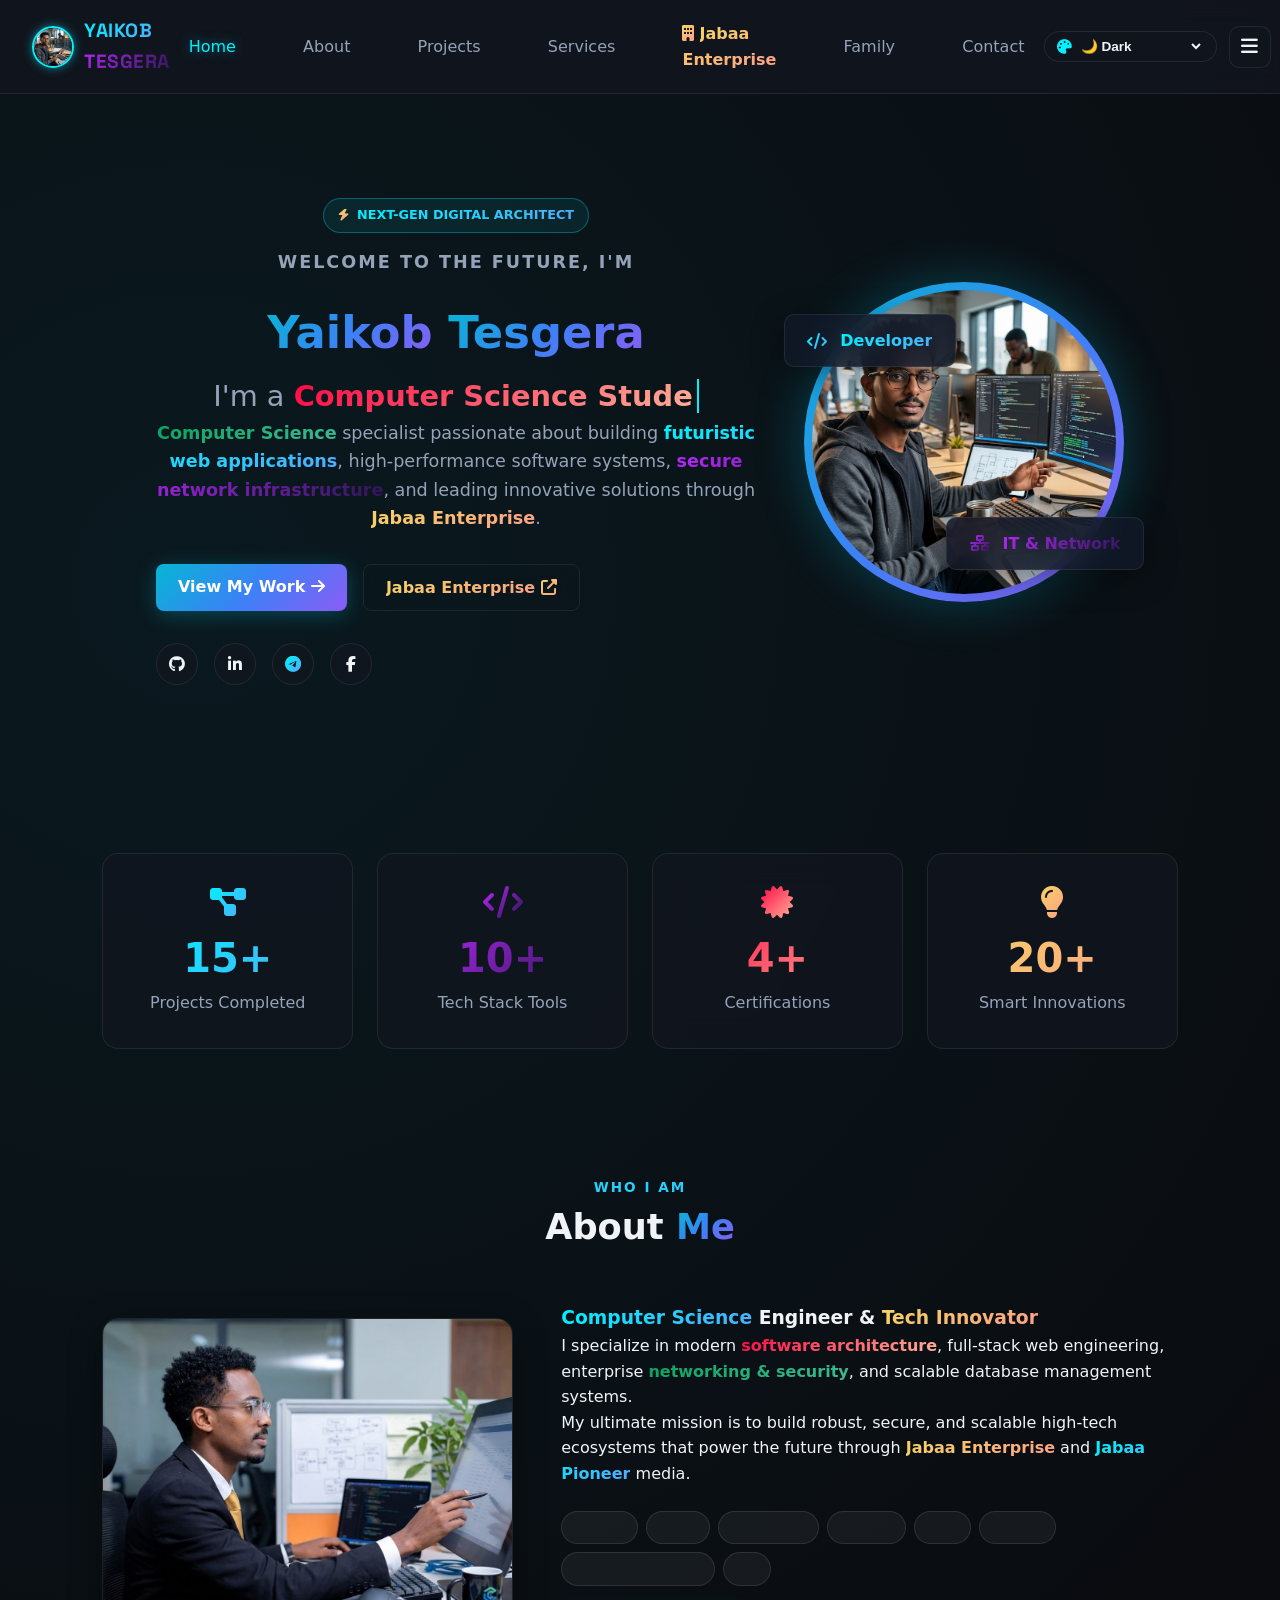
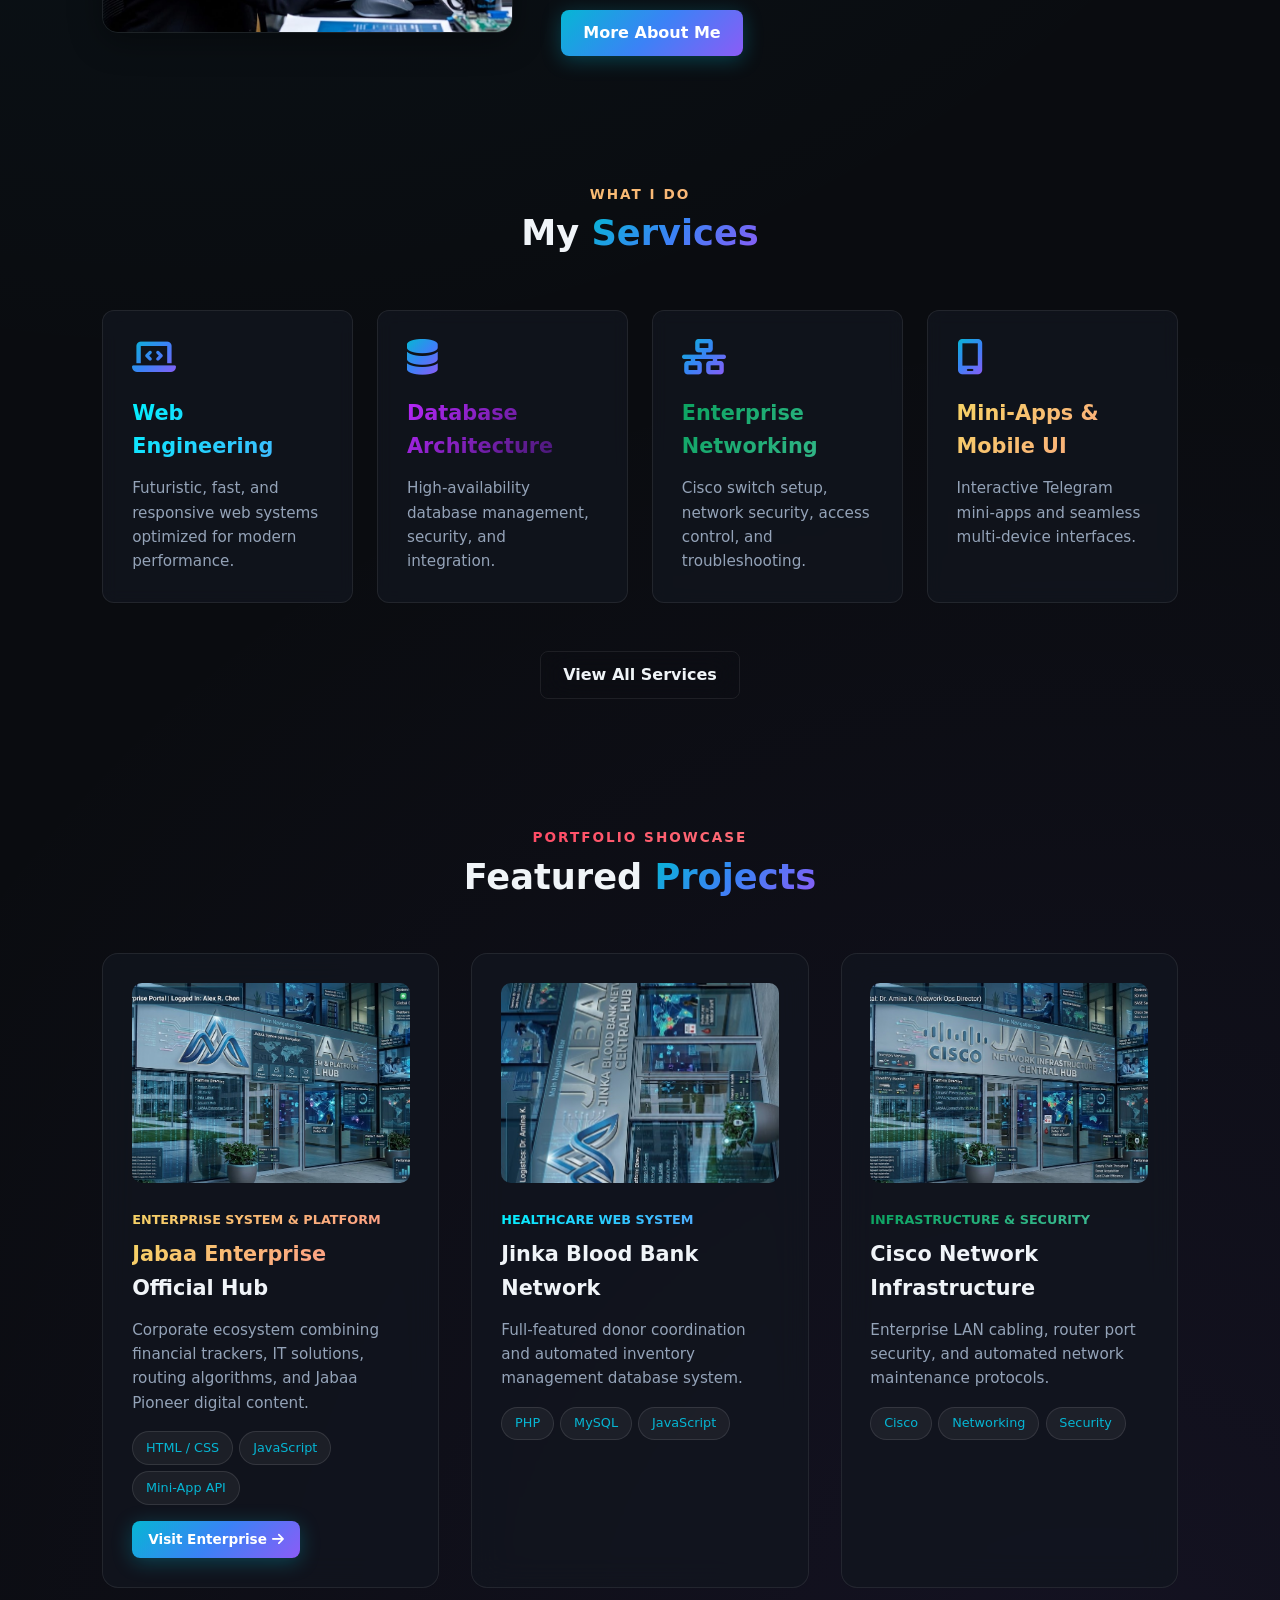
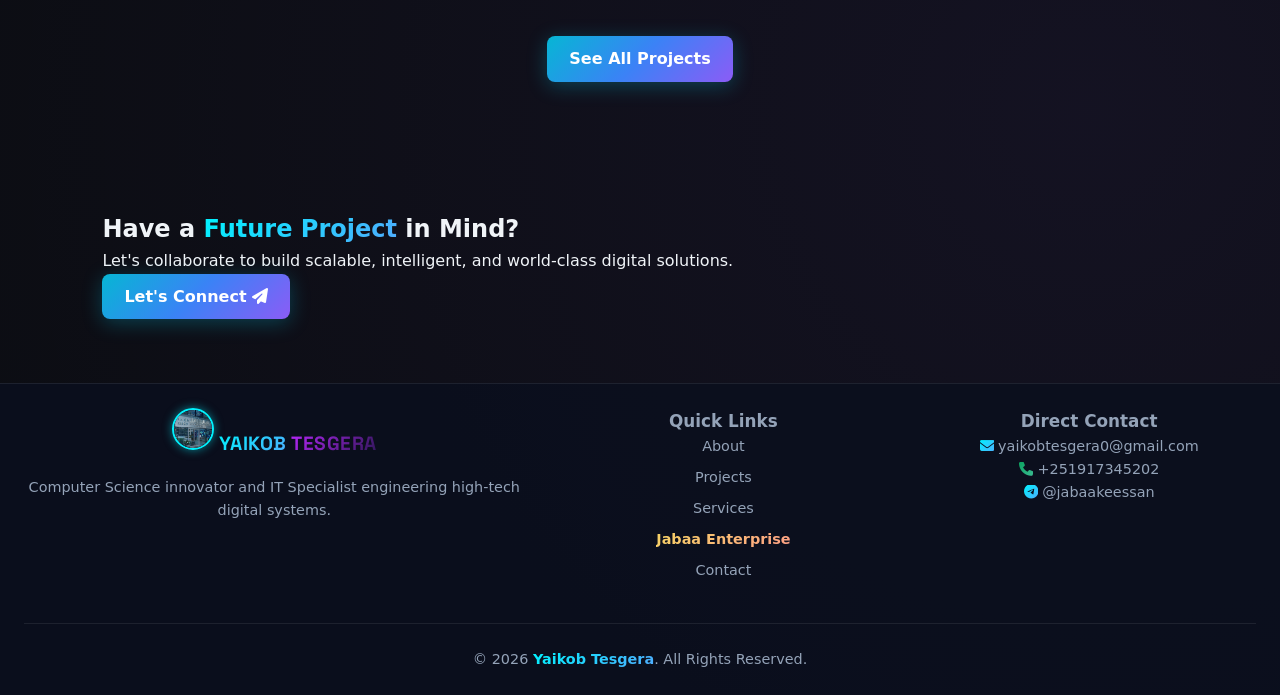
<file: index.html>
<!DOCTYPE html>
<html lang="en">
<head>
    <meta charset="UTF-8">
    <meta name="viewport" content="width=device-width, initial-scale=1.0">
    <meta name="description" content="Yaikob Tesgera - Computer Science Student, Web Developer, Programmer and IT Professional.">
    <meta name="keywords" content="Computer Science, Web Developer, Programmer, Python, JavaScript, Networking, Jabaa Enterprise, Portfolio">
    <meta name="author" content="Yaikob Tesgera">

    <title>Yaikob Tesgera | Computer Science Portfolio & Tech Hub</title>

    <link rel="icon" href="assets/favicon.png">
    <link rel="preconnect" href="https://fonts.googleapis.com">
    <link rel="preconnect" href="https://fonts.gstatic.com" crossorigin>
    <link href="https://fonts.googleapis.com/css2?family=Plus+Jakarta+Sans:wght@400;500;600;700;800&family=Space+Grotesk:wght@500;700&display=swap" rel="stylesheet">
    <link rel="stylesheet" href="https://cdnjs.cloudflare.com/ajax/libs/font-awesome/6.5.2/css/all.min.css">
    <link rel="stylesheet" href="css/style.css">

    <!-- FUTURISTIC GRADIENT COLOR CLASSES -->
    <style>
        .color-cyan { background: linear-gradient(135deg, #00f2fe 0%, #4facfe 100%); -webkit-background-clip: text; -webkit-text-fill-color: transparent; font-weight: 800; }
        .color-purple { background: linear-gradient(135deg, #b827fc 0%, #2c1654 100%); -webkit-background-clip: text; -webkit-text-fill-color: transparent; font-weight: 800; }
        .color-pink { background: linear-gradient(135deg, #ff0844 0%, #ffb199 100%); -webkit-background-clip: text; -webkit-text-fill-color: transparent; font-weight: 800; }
        .color-gold { background: linear-gradient(135deg, #f6d365 0%, #fda085 100%); -webkit-background-clip: text; -webkit-text-fill-color: transparent; font-weight: 800; }
        .color-emerald { background: linear-gradient(135deg, #0ba360 0%, #3cba92 100%); -webkit-background-clip: text; -webkit-text-fill-color: transparent; font-weight: 800; }
        
        /* LOGO IMAGE STYLING */
        .logo-img-wrapper {
            display: flex;
            align-items: center;
            gap: 10px;
            text-decoration: none;
        }
        .logo-avatar {
            width: 42px;
            height: 42px;
            border-radius: 50%;
            object-fit: cover;
            border: 2px solid #00f2fe;
            box-shadow: 0 0 10px rgba(0, 242, 254, 0.5);
            transition: transform 0.3s ease;
        }
        .logo-img-wrapper:hover .logo-avatar {
            transform: scale(1.08) rotate(5deg);
        }
        .logo-text {
            font-family: 'Space Grotesk', sans-serif;
            font-size: 1.2rem;
            font-weight: 800;
            letter-spacing: 0.5px;
        }
        .futuristic-badge {
            display: inline-flex;
            align-items: center;
            gap: 8px;
            padding: 6px 14px;
            border-radius: 20px;
            background: rgba(0, 242, 254, 0.08);
            border: 1px solid rgba(0, 242, 254, 0.3);
            font-size: 0.8rem;
            font-weight: 600;
            margin-bottom: 15px;
        }
    </style>
</head>

<body>

<!-- ================= PRELOADER ================= -->
<div class="preloader">
    <div class="loader"></div>
</div>


<!-- ================= HEADER ================= -->
<header class="header">

    <!-- BRANDING LOGO WITH IMAGE -->
    <a href="index.html" class="logo-img-wrapper">
        <img src="images/profile.png" alt="Yaikob Tesgera" class="logo-avatar">
        <span class="logo-text"><span class="color-cyan">YAIKOB</span> <span class="color-purple">TESGERA</span></span>
    </a>

    <nav class="navbar">
        <a href="index.html" class="active">Home</a>
        <a href="about.html">About</a>
        <a href="projects.html">Projects</a>
        <a href="services.html">Services</a>
        <!-- JABAA ENTERPRISE INTEGRATION -->
        <a href="jabaa-company/index.html"><i class="fas fa-building color-gold"></i> <span class="color-gold">Jabaa Enterprise</span></a>
        <a href="family.html">Family</a>
        <a href="contact.html">Contact</a>
    </nav>

<div class="header-actions">
    <!-- Theme Dropdown Select -->
    <div class="theme-select-wrapper">
        <i class="fas fa-palette theme-icon"></i>
        <select id="theme-select" aria-label="Select Theme">
            <option value="dark">🌙 Dark</option>
            <option value="light">☀️ Light</option>
            <option value="other">⚡ Cyber / Other</option>
        </select>
    </div>

    <button class="menu-toggle" id="menu-toggle" aria-label="Toggle menu">
        <i class="fas fa-bars"></i>
    </button>
</div>
</header>


<!-- ================= HERO ================= -->
<main>

<section class="hero">

    <div class="hero-content">

        <div class="futuristic-badge">
            <i class="fas fa-bolt color-gold"></i>
            <span class="color-cyan">NEXT-GEN DIGITAL ARCHITECT</span>
        </div>

        <p class="hero-subtitle">
            Welcome to the Future, I'm
        </p>

        <h1>
            <span class="color-cyan">Yaikob</span> <span class="color-purple">Tesgera</span>
        </h1>

        <h2>
            I'm a <span id="typing" class="color-pink"></span>
        </h2>

        <p class="hero-description">
            <span class="color-emerald">Computer Science</span> specialist passionate about building 
            <span class="color-cyan">futuristic web applications</span>, high-performance software systems, 
            <span class="color-purple">secure network infrastructure</span>, and leading innovative solutions through 
            <span class="color-gold">Jabaa Enterprise</span>.
        </p>

        <div class="hero-buttons">
            <a href="projects.html" class="btn primary-btn">
                View My Work
                <i class="fas fa-arrow-right"></i>
            </a>

            <!-- JABAA ENTERPRISE QUICK LINK -->
            <a href="jabaa-company/index.html" class="btn secondary-btn">
                <span class="color-gold">Jabaa Enterprise</span>
                <i class="fas fa-external-link-alt color-gold"></i>
            </a>
        </div>

        <div class="social-links">
            <a href="#" aria-label="GitHub">
                <i class="fab fa-github"></i>
            </a>

            <a href="#" aria-label="LinkedIn">
                <i class="fab fa-linkedin-in"></i>
            </a>

            <a href="https://t.me/JabaaPioneer" target="_blank" aria-label="Telegram">
                <i class="fab fa-telegram color-cyan"></i>
            </a>

            <a href="#" aria-label="Facebook">
                <i class="fab fa-facebook-f"></i>
            </a>
        </div>

    </div>


    <div class="hero-image">

        <div class="image-circle">
            <img src="images/profile.png" alt="Yaikob Tesgera">
        </div>

        <div class="floating-card card-one">
            <i class="fas fa-code color-cyan"></i>
            <span class="color-cyan">Developer</span>
        </div>

        <div class="floating-card card-two">
            <i class="fas fa-network-wired color-purple"></i>
            <span class="color-purple">IT & Network</span>
        </div>

    </div>

</section>


<!-- ================= STATS ================= -->
<section class="stats section">

    <div class="stats-grid">

        <div class="stat-card">
            <i class="fas fa-project-diagram color-cyan"></i>
            <h3 class="counter color-cyan" data-target="15">0</h3>
            <p>Projects Completed</p>
        </div>

        <div class="stat-card">
            <i class="fas fa-code color-purple"></i>
            <h3 class="counter color-purple" data-target="10">0</h3>
            <p>Tech Stack Tools</p>
        </div>

        <div class="stat-card">
            <i class="fas fa-certificate color-pink"></i>
            <h3 class="counter color-pink" data-target="4">0</h3>
            <p>Certifications</p>
        </div>

        <div class="stat-card">
            <i class="fas fa-lightbulb color-gold"></i>
            <h3 class="counter color-gold" data-target="20">0</h3>
            <p>Smart Innovations</p>
        </div>

    </div>

</section>


<!-- ================= ABOUT PREVIEW ================= -->
<section class="section about-preview">

    <div class="section-title">
        <p class="color-cyan">WHO I AM</p>
        <h2>
            About <span class="color-purple">Me</span>
        </h2>
    </div>

    <div class="about-grid">

        <div class="about-image">
            <img src="images/profile4.jpg" alt="About Yaikob">
        </div>

        <div class="about-content">

            <h3>
                <span class="color-cyan">Computer Science</span> Engineer & <span class="color-gold">Tech Innovator</span>
            </h3>

            <p>
                I specialize in modern <span class="color-pink">software architecture</span>, full-stack web engineering, 
                enterprise <span class="color-emerald">networking & security</span>, and scalable database management systems.
            </p>

            <p>
                My ultimate mission is to build robust, secure, and scalable high-tech ecosystems that power the future through <span class="color-gold">Jabaa Enterprise</span> and <span class="color-cyan">Jabaa Pioneer</span> media.
            </p>

            <div class="skills-preview">
                <span class="color-cyan">HTML5</span>
                <span class="color-cyan">CSS3</span>
                <span class="color-gold">JavaScript</span>
                <span class="color-emerald">Python</span>
                <span class="color-purple">PHP</span>
                <span class="color-pink">MySQL</span>
                <span class="color-cyan">Cisco Networking</span>
                <span class="color-purple">Git</span>
            </div>

            <a href="about.html" class="btn primary-btn">
                More About Me
            </a>

        </div>

    </div>

</section>


<!-- ================= SERVICES ================= -->
<section class="section services-preview">

    <div class="section-title">
        <p class="color-gold">WHAT I DO</p>
        <h2>
            My <span class="color-cyan">Services</span>
        </h2>
    </div>

    <div class="services-grid">

        <div class="service-card">
            <i class="fas fa-laptop-code color-cyan"></i>
            <h3 class="color-cyan">Web Engineering</h3>
            <p>
                Futuristic, fast, and responsive web systems optimized for modern performance.
            </p>
        </div>

        <div class="service-card">
            <i class="fas fa-database color-purple"></i>
            <h3 class="color-purple">Database Architecture</h3>
            <p>
                High-availability database management, security, and integration.
            </p>
        </div>

        <div class="service-card">
            <i class="fas fa-network-wired color-emerald"></i>
            <h3 class="color-emerald">Enterprise Networking</h3>
            <p>
                Cisco switch setup, network security, access control, and troubleshooting.
            </p>
        </div>

        <div class="service-card">
            <i class="fas fa-mobile-screen color-gold"></i>
            <h3 class="color-gold">Mini-Apps & Mobile UI</h3>
            <p>
                Interactive Telegram mini-apps and seamless multi-device interfaces.
            </p>
        </div>

    </div>

    <div class="center-btn">
        <a href="services.html" class="btn secondary-btn">
            View All Services
        </a>
    </div>

</section>


<!-- ================= PROJECTS ================= -->
<section class="section projects-preview">

    <div class="section-title">
        <p class="color-pink">PORTFOLIO SHOWCASE</p>
        <h2>
            Featured <span class="color-gold">Projects</span>
        </h2>
    </div>

    <div class="projects-grid">

        <!-- INTEGRATED PROJECT: JABAA ENTERPRISE -->
        <article class="project-card">

            <img src="images/profile-1.png" alt="Jabaa Enterprise Official Portal">

            <div class="project-content">

                <span class="project-category color-gold">
                    Enterprise System & Platform
                </span>

                <h3>
                    <span class="color-gold">Jabaa Enterprise</span> Official Hub
                </h3>

                <p>
                    Corporate ecosystem combining financial trackers, IT solutions, routing algorithms, and Jabaa Pioneer digital content.
                </p>

                <div class="project-tags">
                    <span>HTML / CSS</span>
                    <span>JavaScript</span>
                    <span>Mini-App API</span>
                </div>

                <div style="margin-top: 1rem;">
                    <a href="jabaa-company/index.html" class="btn primary-btn" style="font-size: 0.85rem; padding: 0.5rem 1rem;">
                        Visit Enterprise <i class="fas fa-arrow-right"></i>
                    </a>
                </div>

            </div>

        </article>


        <article class="project-card">

            <img src="images/profile-2.png" alt="Blood Bank System">

            <div class="project-content">

                <span class="project-category color-cyan">
                    Healthcare Web System
                </span>

                <h3>
                    Jinka Blood Bank Network
                </h3>

                <p>
                    Full-featured donor coordination and automated inventory management database system.
                </p>

                <div class="project-tags">
                    <span>PHP</span>
                    <span>MySQL</span>
                    <span>JavaScript</span>
                </div>

            </div>

        </article>


        <article class="project-card">

            <img src="images/profile-3.png" alt="Network Project">

            <div class="project-content">

                <span class="project-category color-emerald">
                    Infrastructure & Security
                </span>

                <h3>
                    Cisco Network Infrastructure
                </h3>

                <p>
                    Enterprise LAN cabling, router port security, and automated network maintenance protocols.
                </p>

                <div class="project-tags">
                    <span>Cisco</span>
                    <span>Networking</span>
                    <span>Security</span>
                </div>

            </div>

        </article>

    </div>

    <div class="center-btn">
        <a href="projects.html" class="btn primary-btn">
            See All Projects
        </a>
    </div>

</section>


<!-- ================= CTA ================= -->
<section class="cta section">

    <div class="cta-content">

        <h2>
            Have a <span class="color-cyan">Future Project</span> in Mind?
        </h2>

        <p>
            Let's collaborate to build scalable, intelligent, and world-class digital solutions.
        </p>

        <a href="contact.html" class="btn primary-btn">
            Let's Connect
            <i class="fas fa-paper-plane"></i>
        </a>

    </div>

</section>

</main>


<!-- ================= FOOTER ================= -->
<footer class="footer">

    <div class="footer-grid">

        <div>
            <!-- FOOTER BRAND LOGO WITH IMAGE -->
            <a href="index.html" class="logo-img-wrapper" style="margin-bottom: 1rem;">
                <img src="images/profile-3.png" alt="Yaikob Tesgera" class="logo-avatar">
                <span class="logo-text"><span class="color-cyan">YAIKOB</span> <span class="color-purple">TESGERA</span></span>
            </a>

            <p>
                Computer Science innovator and IT Specialist engineering high-tech digital systems.
            </p>
        </div>

        <div>
            <h3>Quick Links</h3>
            <a href="about.html">About</a>
            <a href="projects.html">Projects</a>
            <a href="services.html">Services</a>
            <a href="jabaa-company/index.html"><span class="color-gold">Jabaa Enterprise</span></a>
            <a href="contact.html">Contact</a>
        </div>

        <div>
            <h3>Direct Contact</h3>

            <p>
                <i class="fas fa-envelope color-cyan"></i>
                yaikobtesgera0@gmail.com
            </p>

            <p>
                <i class="fas fa-phone color-emerald"></i>
                +251917345202
            </p>

            <p>
                <i class="fab fa-telegram color-cyan"></i>
                @jabaakeessan
            </p>
        </div>

    </div>

    <div class="copyright">
        <p>
            © <span id="year"></span> <span class="color-cyan">Yaikob Tesgera</span>. All Rights Reserved.
        </p>
    </div>

</footer>


<button id="back-to-top">
    <i class="fas fa-arrow-up"></i>
</button>


<script src="js/script.js"></script>

</body>
</html>
</file>
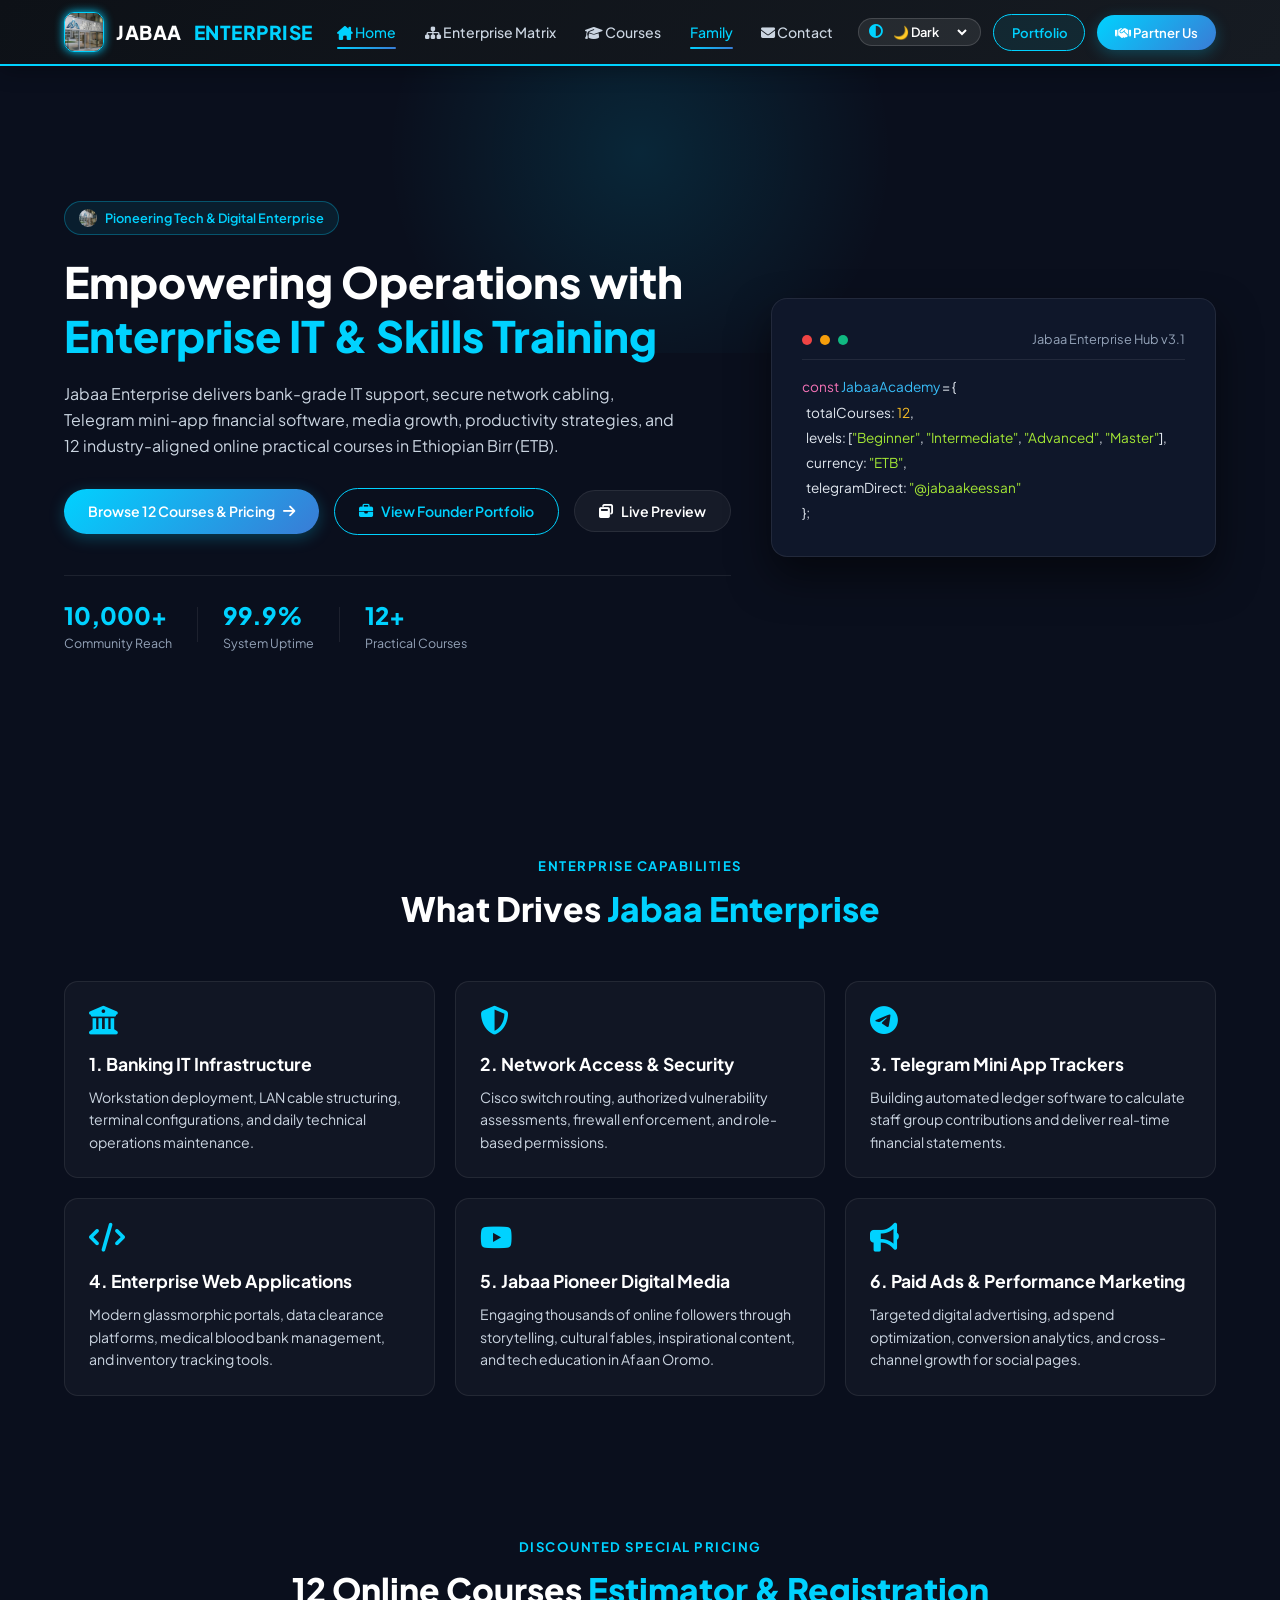
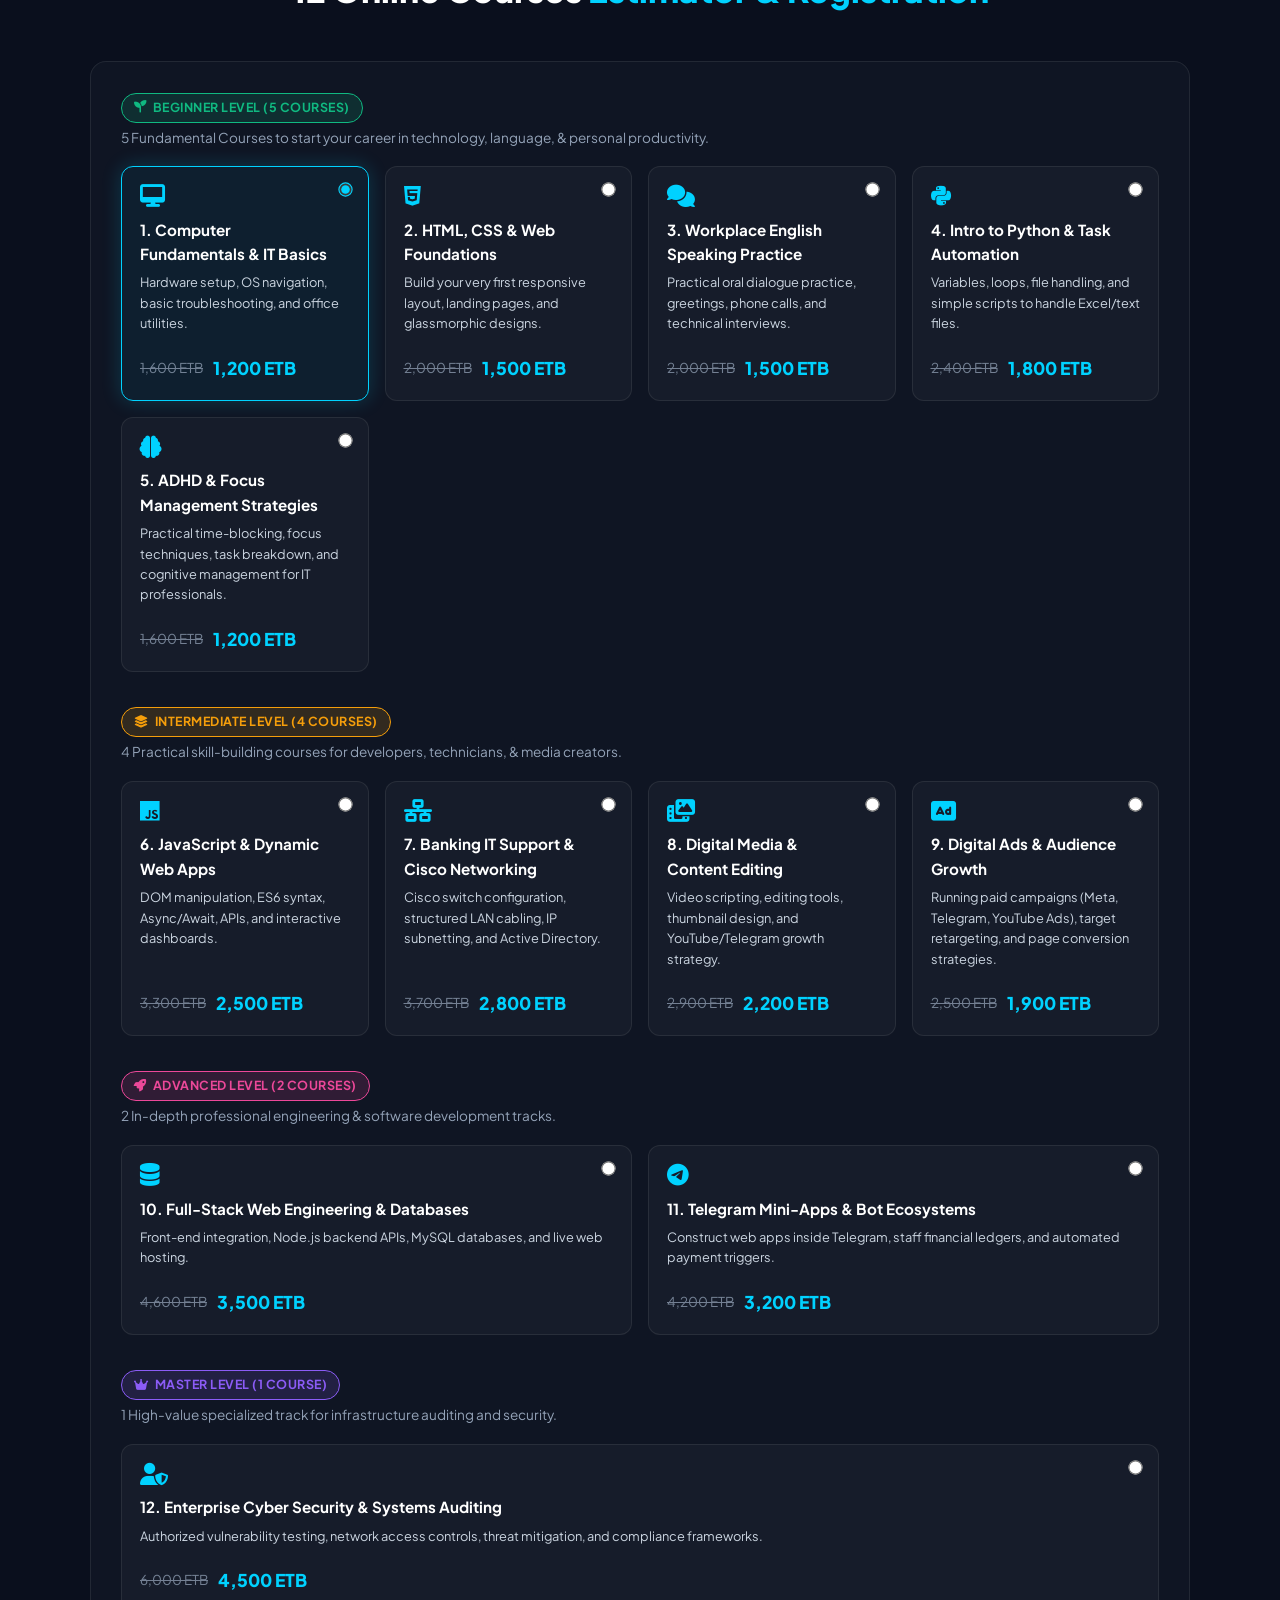
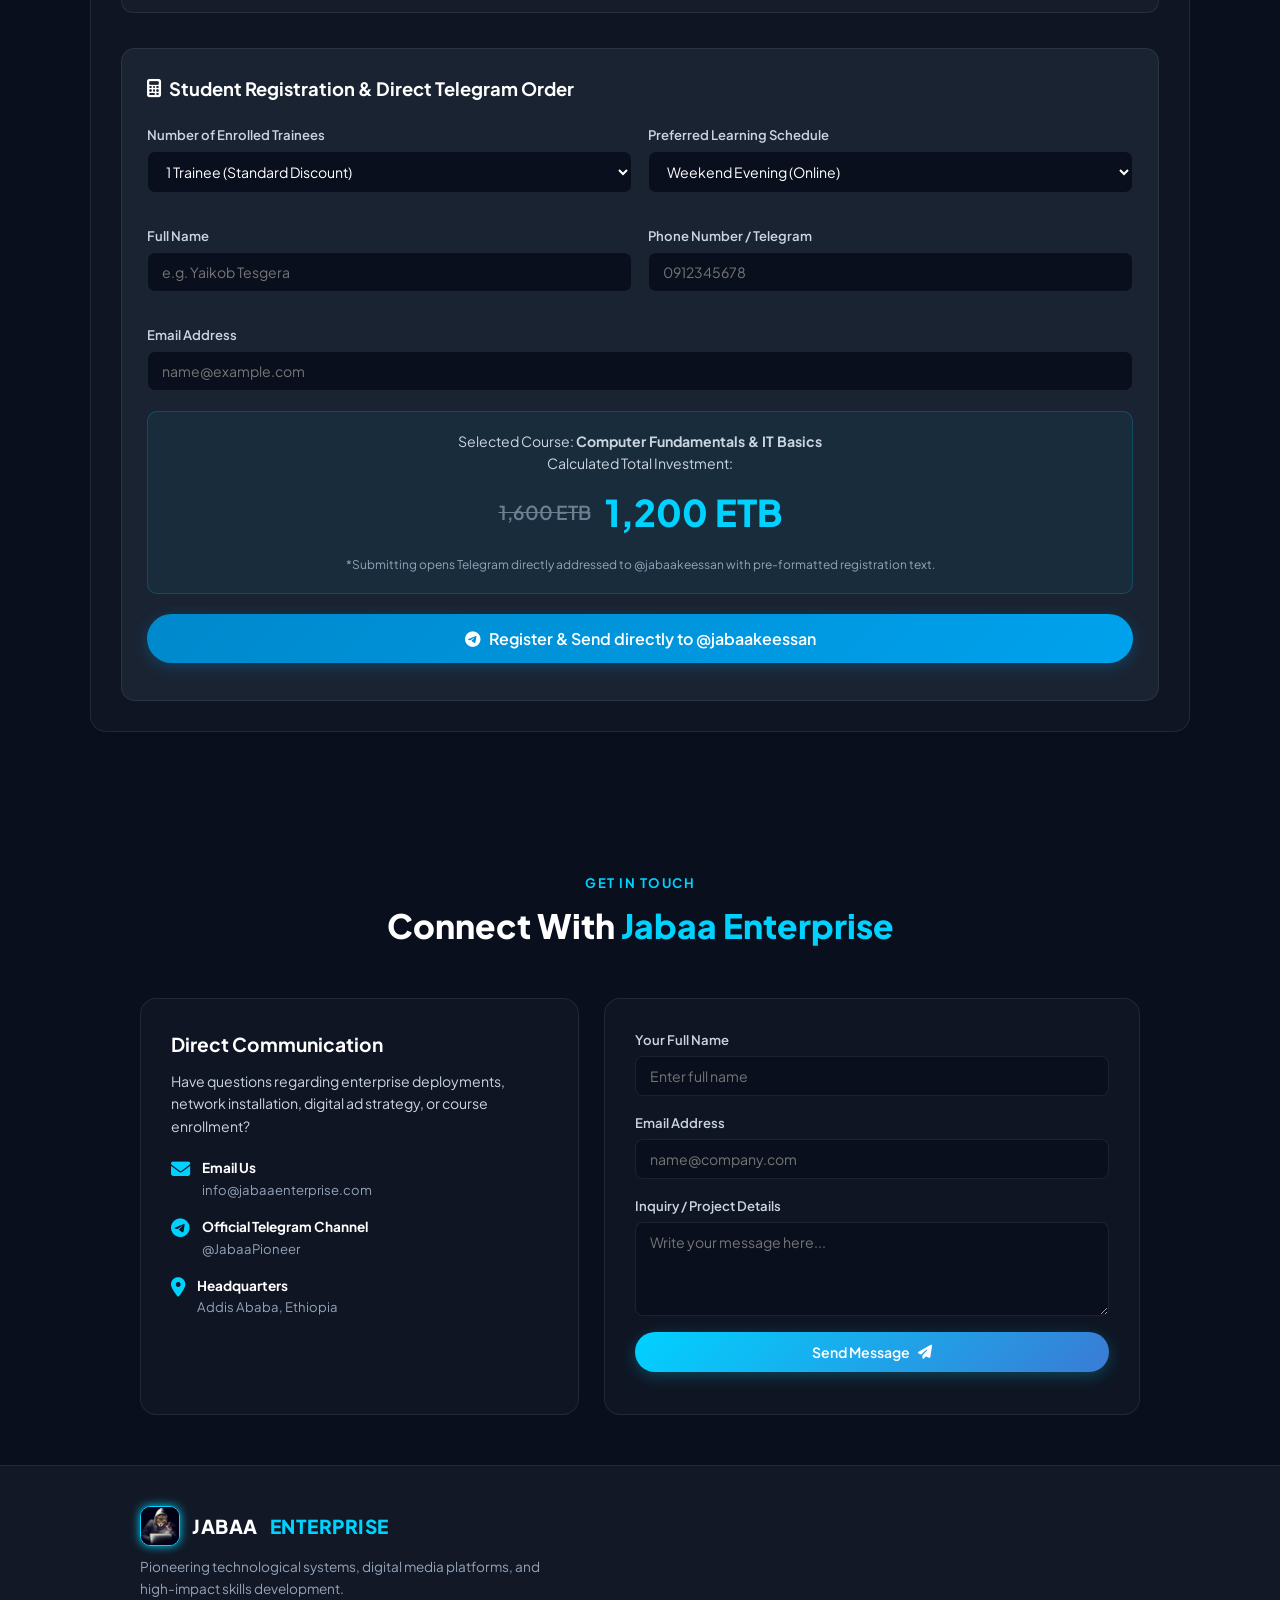
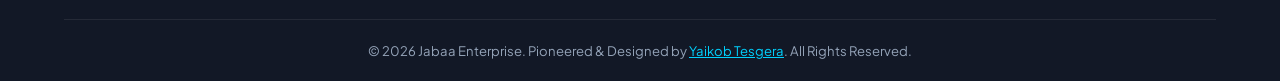
<file: jabaa-company/index.html>
<!DOCTYPE html>
<html lang="en" data-theme="dark">
<head>
    <meta charset="UTF-8">
    <meta name="viewport" content="width=device-width, initial-scale=1.0">
    <meta name="description" content="Jabaa Enterprise - Next-Generation Digital Solutions, Media Platform, AI Systems & Banking IT Support.">
    <title>Jabaa Enterprise | 12 Online Courses & Estimator</title>
    <link rel="icon" href="assets/favicon.ico">
    <link rel="preconnect" href="https://fonts.googleapis.com">
    <link rel="preconnect" href="https://fonts.gstatic.com" crossorigin>
    <link href="https://fonts.googleapis.com/css2?family=Plus+Jakarta+Sans:wght@300;400;500;600;700;800&display=swap" rel="stylesheet">
    <link rel="stylesheet" href="https://cdnjs.cloudflare.com/ajax/libs/font-awesome/6.5.2/css/all.min.css">
    <link rel="stylesheet" href="css/style.css">
</head>
<body>

    <!-- UNIQUE HIGH-TECH HEADER WITH LOGO & THEME CONTROLLER -->
    <header class="header">
        <a href="index.html" class="logo">
            <img src="images/company-logo.jpg" alt="Jabaa Enterprise Logo" class="company-logo-img">
            JABAA <span>ENTERPRISE</span>
        </a>

        <nav class="navbar" id="navbar">
            <a href="#home" class="active"><i class="fas fa-house-chimney"></i> Home</a>
            <a href="#matrix"><i class="fas fa-sitemap"></i> Enterprise Matrix</a>
            <a href="#estimator"><i class="fas fa-graduation-cap"></i> Courses</a>
            <a href="../family.html" class="active">Family</a>
            <a href="#contact"><i class="fas fa-envelope"></i> Contact</a>
        </nav>

        <div class="header-actions">
            <!-- DYNAMIC THEME SWITCHER (DARK / LIGHT / DEVICE) -->
            <div class="theme-wrapper">
                <i class="fas fa-circle-half-stroke theme-icon"></i>
                <select class="theme-selector" id="theme-select" onchange="changeTheme(this.value)">
                    <option value="dark">🌙 Dark</option>
                    <option value="light">☀️ Light</option>
                    <option value="device">💻 Device</option>
                </select>
            </div>

            <a href="../index.html" class="btn-nav-portfolio">
                <i class="fas fa-user-code"></i> Portfolio
            </a>
            <a href="#contact" class="btn-nav-partner">
                <i class="fas fa-handshake"></i> Partner Us
            </a>
            <button class="menu-toggle" id="menu-toggle" aria-label="Toggle navigation menu">
                <i class="fas fa-bars"></i>
            </button>
        </div>
    </header>

    <!-- HERO SECTION -->
    <section class="hero section" id="home">
        <div class="hero-bg-glow"></div>
        <div class="hero-container">
            <div class="hero-content">
                <div class="badge">
                    <img src="images/company-logo.jpg" alt="Logo Icon" class="badge-icon">
                    <span>Pioneering Tech & Digital Enterprise</span>
                </div>
                <h1>Empowering Operations with <span>Enterprise IT & Skills Training</span></h1>
                <p>
                    Jabaa Enterprise delivers bank-grade IT support, secure network cabling, Telegram mini-app financial software, media growth, productivity strategies, and 12 industry-aligned online practical courses in Ethiopian Birr (ETB).
                </p>

                <div class="hero-buttons">
                    <a href="#estimator" class="btn btn-primary">
                        Browse 12 Courses & Pricing <i class="fas fa-arrow-right"></i>
                    </a>
                    <a href="../index.html" class="btn btn-outline">
                        <i class="fas fa-briefcase"></i> View Founder Portfolio
                    </a>
                    <button onclick="openPortfolioModal()" class="btn btn-glass">
                        <i class="fas fa-window-restore"></i> Live Preview
                    </button>
                </div>

                <div class="trust-metrics">
                    <div class="metric-item">
                        <h3 class="counter" data-target="10000">10,000+</h3>
                        <p>Community Reach</p>
                    </div>
                    <div class="metric-divider"></div>
                    <div class="metric-item">
                        <h3 class="counter" data-target="99">99.9%</h3>
                        <p>System Uptime</p>
                    </div>
                    <div class="metric-divider"></div>
                    <div class="metric-item">
                        <h3 class="counter" data-target="12">12</h3>
                        <p>Practical Courses</p>
                    </div>
                </div>
            </div>

            <div class="hero-visual">
                <div class="glass-card main-card">
                    <div class="card-header">
                        <span class="dot red"></span>
                        <span class="dot yellow"></span>
                        <span class="dot green"></span>
                        <span class="card-title">Jabaa Enterprise Hub v3.1</span>
                    </div>
                    <div class="code-preview">
                        <code>
                            <span class="keyword">const</span> <span class="variable">JabaaAcademy</span> = {<br>
                            &nbsp;&nbsp;totalCourses: <span class="number">12</span>,<br>
                            &nbsp;&nbsp;levels: [<span class="string">"Beginner"</span>, <span class="string">"Intermediate"</span>, <span class="string">"Advanced"</span>, <span class="string">"Master"</span>],<br>
                            &nbsp;&nbsp;currency: <span class="string">"ETB"</span>,<br>
                            &nbsp;&nbsp;telegramDirect: <span class="string">"@jabaakeessan"</span><br>
                            };
                        </code>
                    </div>
                </div>
            </div>
        </div>
    </section>

    <!-- ENTERPRISE CAPABILITY MATRIX -->
    <section class="section" id="matrix">
        <div class="section-title">
            <p>ENTERPRISE CAPABILITIES</p>
            <h2>What Drives <span>Jabaa Enterprise</span></h2>
        </div>
        <div class="enterprise-matrix">
            <div class="matrix-card">
                <i class="fas fa-university icon-accent"></i>
                <h3>1. Banking IT Infrastructure</h3>
                <p>Workstation deployment, LAN cable structuring, terminal configurations, and daily technical operations maintenance.</p>
            </div>
            <div class="matrix-card">
                <i class="fas fa-shield-halved icon-accent"></i>
                <h3>2. Network Access & Security</h3>
                <p>Cisco switch routing, authorized vulnerability assessments, firewall enforcement, and role-based permissions.</p>
            </div>
            <div class="matrix-card">
                <i class="fab fa-telegram icon-accent"></i>
                <h3>3. Telegram Mini App Trackers</h3>
                <p>Building automated ledger software to calculate staff group contributions and deliver real-time financial statements.</p>
            </div>
            <div class="matrix-card">
                <i class="fas fa-code icon-accent"></i>
                <h3>4. Enterprise Web Applications</h3>
                <p>Modern glassmorphic portals, data clearance platforms, medical blood bank management, and inventory tracking tools.</p>
            </div>
            <div class="matrix-card">
                <i class="fab fa-youtube icon-accent"></i>
                <h3>5. Jabaa Pioneer Digital Media</h3>
                <p>Engaging thousands of online followers through storytelling, cultural fables, inspirational content, and tech education in Afaan Oromo.</p>
            </div>
            <div class="matrix-card">
                <i class="fas fa-bullhorn icon-accent"></i>
                <h3>6. Paid Ads & Performance Marketing</h3>
                <p>Targeted digital advertising, ad spend optimization, conversion analytics, and cross-channel growth for social pages.</p>
            </div>
        </div>
    </section>

    <!-- 12 ONLINE COURSES ESTIMATOR & REGISTRATION SECTION -->
    <section class="section" id="estimator">
        <div class="section-title">
            <p>DISCOUNTED SPECIAL PRICING</p>
            <h2>12 Online Courses <span>Estimator & Registration</span></h2>
        </div>

        <div class="glass-card estimator-container">
            <form id="course-estimator-form">
                
                <!-- 1. BEGINNER LEVEL (5 COURSES) -->
                <div class="course-level-group">
                    <div class="level-header">
                        <span class="level-badge beginner-badge"><i class="fas fa-seedling"></i> Beginner Level (5 Courses)</span>
                        <p>5 Fundamental Courses to start your career in technology, language, & personal productivity.</p>
                    </div>
                    <div class="course-grid">
                        <label class="course-card selected" onclick="selectCourse(this)">
                            <input type="radio" name="course_choice" value="Computer Fundamentals & IT Basics" data-price="1200" data-old-price="1600" checked>
                            <i class="fas fa-desktop course-icon"></i>
                            <h4>1. Computer Fundamentals & IT Basics</h4>
                            <p>Hardware setup, OS navigation, basic troubleshooting, and office utilities.</p>
                            <div class="course-price-container">
                                <span class="old-price">1,600 ETB</span>
                                <span class="new-price">1,200 ETB</span>
                            </div>
                        </label>

                        <label class="course-card" onclick="selectCourse(this)">
                            <input type="radio" name="course_choice" value="HTML, CSS & Web Foundations" data-price="1500" data-old-price="2000">
                            <i class="fab fa-html5 course-icon"></i>
                            <h4>2. HTML, CSS & Web Foundations</h4>
                            <p>Build your very first responsive layout, landing pages, and glassmorphic designs.</p>
                            <div class="course-price-container">
                                <span class="old-price">2,000 ETB</span>
                                <span class="new-price">1,500 ETB</span>
                            </div>
                        </label>

                        <label class="course-card" onclick="selectCourse(this)">
                            <input type="radio" name="course_choice" value="Workplace English Conversation" data-price="1500" data-old-price="2000">
                            <i class="fas fa-comments course-icon"></i>
                            <h4>3. Workplace English Speaking Practice</h4>
                            <p>Practical oral dialogue practice, greetings, phone calls, and technical interviews.</p>
                            <div class="course-price-container">
                                <span class="old-price">2,000 ETB</span>
                                <span class="new-price">1,500 ETB</span>
                            </div>
                        </label>

                        <label class="course-card" onclick="selectCourse(this)">
                            <input type="radio" name="course_choice" value="Intro to Python Scripting" data-price="1800" data-old-price="2400">
                            <i class="fab fa-python course-icon"></i>
                            <h4>4. Intro to Python & Task Automation</h4>
                            <p>Variables, loops, file handling, and simple scripts to handle Excel/text files.</p>
                            <div class="course-price-container">
                                <span class="old-price">2,400 ETB</span>
                                <span class="new-price">1,800 ETB</span>
                            </div>
                        </label>

                        <!-- NEW COURSE 1: ADHD & FOCUS MANAGEMENT -->
                        <label class="course-card" onclick="selectCourse(this)">
                            <input type="radio" name="course_choice" value="ADHD & Focus Management Strategies" data-price="1200" data-old-price="1600">
                            <i class="fas fa-brain course-icon"></i>
                            <h4>5. ADHD & Focus Management Strategies</h4>
                            <p>Practical time-blocking, focus techniques, task breakdown, and cognitive management for IT professionals.</p>
                            <div class="course-price-container">
                                <span class="old-price">1,600 ETB</span>
                                <span class="new-price">1,200 ETB</span>
                            </div>
                        </label>
                    </div>
                </div>

                <!-- 2. INTERMEDIATE LEVEL (4 COURSES) -->
                <div class="course-level-group">
                    <div class="level-header">
                        <span class="level-badge medium-badge"><i class="fas fa-layer-group"></i> Intermediate Level (4 Courses)</span>
                        <p>4 Practical skill-building courses for developers, technicians, & media creators.</p>
                    </div>
                    <div class="course-grid">
                        <label class="course-card" onclick="selectCourse(this)">
                            <input type="radio" name="course_choice" value="JavaScript & Interactive Web Development" data-price="2500" data-old-price="3300">
                            <i class="fab fa-js course-icon"></i>
                            <h4>6. JavaScript & Dynamic Web Apps</h4>
                            <p>DOM manipulation, ES6 syntax, Async/Await, APIs, and interactive dashboards.</p>
                            <div class="course-price-container">
                                <span class="old-price">3,300 ETB</span>
                                <span class="new-price">2,500 ETB</span>
                            </div>
                        </label>

                        <label class="course-card" onclick="selectCourse(this)">
                            <input type="radio" name="course_choice" value="Banking IT & Network Routing" data-price="2800" data-old-price="3700">
                            <i class="fas fa-network-wired course-icon"></i>
                            <h4>7. Banking IT Support & Cisco Networking</h4>
                            <p>Cisco switch configuration, structured LAN cabling, IP subnetting, and Active Directory.</p>
                            <div class="course-price-container">
                                <span class="old-price">3,700 ETB</span>
                                <span class="new-price">2,800 ETB</span>
                            </div>
                        </label>

                        <label class="course-card" onclick="selectCourse(this)">
                            <input type="radio" name="course_choice" value="Digital Media & Video Editing" data-price="2200" data-old-price="2900">
                            <i class="fas fa-photo-film course-icon"></i>
                            <h4>8. Digital Media & Content Editing</h4>
                            <p>Video scripting, editing tools, thumbnail design, and YouTube/Telegram growth strategy.</p>
                            <div class="course-price-container">
                                <span class="old-price">2,900 ETB</span>
                                <span class="new-price">2,200 ETB</span>
                            </div>
                        </label>

                        <!-- NEW COURSE 2: DIGITAL ADS & MARKETING -->
                        <label class="course-card" onclick="selectCourse(this)">
                            <input type="radio" name="course_choice" value="Digital Ads & Audience Growth Strategy" data-price="1900" data-old-price="2500">
                            <i class="fas fa-rectangle-ad course-icon"></i>
                            <h4>9. Digital Ads & Audience Growth</h4>
                            <p>Running paid campaigns (Meta, Telegram, YouTube Ads), target retargeting, and page conversion strategies.</p>
                            <div class="course-price-container">
                                <span class="old-price">2,500 ETB</span>
                                <span class="new-price">1,900 ETB</span>
                            </div>
                        </label>
                    </div>
                </div>

                <!-- 3. ADVANCED LEVEL (2 COURSES) -->
                <div class="course-level-group">
                    <div class="level-header">
                        <span class="level-badge advanced-badge"><i class="fas fa-rocket"></i> Advanced Level (2 Courses)</span>
                        <p>2 In-depth professional engineering & software development tracks.</p>
                    </div>
                    <div class="course-grid">
                        <label class="course-card" onclick="selectCourse(this)">
                            <input type="radio" name="course_choice" value="Full-Stack Web Engineering" data-price="3500" data-old-price="4600">
                            <i class="fas fa-database course-icon"></i>
                            <h4>10. Full-Stack Web Engineering & Databases</h4>
                            <p>Front-end integration, Node.js backend APIs, MySQL databases, and live web hosting.</p>
                            <div class="course-price-container">
                                <span class="old-price">4,600 ETB</span>
                                <span class="new-price">3,500 ETB</span>
                            </div>
                        </label>

                        <label class="course-card" onclick="selectCourse(this)">
                            <input type="radio" name="course_choice" value="Telegram Mini-Apps & Bot Ecosystems" data-price="3200" data-old-price="4200">
                            <i class="fab fa-telegram course-icon"></i>
                            <h4>11. Telegram Mini-Apps & Bot Ecosystems</h4>
                            <p>Construct web apps inside Telegram, staff financial ledgers, and automated payment triggers.</p>
                            <div class="course-price-container">
                                <span class="old-price">4,200 ETB</span>
                                <span class="new-price">3,200 ETB</span>
                            </div>
                        </label>
                    </div>
                </div>

                <!-- 4. MASTER / EXPERT LEVEL (1 COURSE) -->
                <div class="course-level-group">
                    <div class="level-header">
                        <span class="level-badge master-badge"><i class="fas fa-crown"></i> Master Level (1 Course)</span>
                        <p>1 High-value specialized track for infrastructure auditing and security.</p>
                    </div>
                    <div class="course-grid master-grid">
                        <label class="course-card" onclick="selectCourse(this)">
                            <input type="radio" name="course_choice" value="Enterprise Cyber Security & System Audits" data-price="4500" data-old-price="6000">
                            <i class="fas fa-user-shield course-icon"></i>
                            <h4>12. Enterprise Cyber Security & Systems Auditing</h4>
                            <p>Authorized vulnerability testing, network access controls, threat mitigation, and compliance frameworks.</p>
                            <div class="course-price-container">
                                <span class="old-price">6,000 ETB</span>
                                <span class="new-price">4,500 ETB</span>
                            </div>
                        </label>
                    </div>
                </div>

                <!-- REGISTRATION & DYNAMIC CALCULATION FORM -->
                <div class="registration-panel">
                    <h3><i class="fas fa-calculator"></i> Student Registration & Direct Telegram Order</h3>
                    
                    <div class="form-row">
                        <div class="form-group">
                            <label for="student-count">Number of Enrolled Trainees</label>
                            <select id="student-count" onchange="calculateCourseTotal()">
                                <option value="1">1 Trainee (Standard Discount)</option>
                                <option value="2">2 Trainees (Extra 5% Discount)</option>
                                <option value="5">5 Trainees (Extra 10% Discount)</option>
                                <option value="10">10+ Trainees (Extra 15% Corporate Discount)</option>
                            </select>
                        </div>

                        <div class="form-group">
                            <label for="preferred-schedule">Preferred Learning Schedule</label>
                            <select id="preferred-schedule">
                                <option value="Weekend Evening">Weekend Evening (Online)</option>
                                <option value="Weekday Night">Weekday Night (Online)</option>
                                <option value="Self-Paced Recorded">Self-Paced Recorded + Mentorship</option>
                            </select>
                        </div>
                    </div>

                    <div class="form-row">
                        <div class="form-group">
                            <label for="student-name">Full Name</label>
                            <input type="text" id="student-name" placeholder="e.g. Yaikob Tesgera" required>
                        </div>
                        <div class="form-group">
                            <label for="student-phone">Phone Number / Telegram</label>
                            <input type="tel" id="student-phone" placeholder="0912345678" required>
                        </div>
                    </div>

                    <div class="form-group">
                        <label for="student-email">Email Address</label>
                        <input type="email" id="student-email" placeholder="name@example.com" required>
                    </div>

                    <!-- DYNAMIC PRICE SUMMARY -->
                    <div class="price-summary-box">
                        <div class="summary-details">
                            <p>Selected Course: <strong id="summary-course-title">Computer Fundamentals & IT Basics</strong></p>
                            <p>Calculated Total Investment:</p>
                        </div>
                        <div class="total-price-wrapper">
                            <span id="estimated-old-cost" class="summary-old-price">1,600 ETB</span>
                            <h2 id="estimated-cost">1,200 ETB</h2>
                        </div>
                        <small>*Submitting opens Telegram directly addressed to @jabaakeessan with pre-formatted registration text.</small>
                    </div>

                    <button type="button" onclick="submitCourseRegistration()" class="btn btn-primary btn-full btn-telegram">
                        <i class="fab fa-telegram-plane"></i> Register & Send directly to @jabaakeessan
                    </button>
                    <div id="registration-status" class="status-message"></div>
                </div>

            </form>
        </div>
    </section>

    <!-- CONTACT SECTION -->
    <section class="section" id="contact">
        <div class="section-title">
            <p>GET IN TOUCH</p>
            <h2>Connect With <span>Jabaa Enterprise</span></h2>
        </div>
        <div class="contact-wrapper">
            <div class="contact-info glass-card">
                <h3>Direct Communication</h3>
                <p>Have questions regarding enterprise deployments, network installation, digital ad strategy, or course enrollment?</p>
                
                <div class="contact-detail">
                    <i class="fas fa-envelope"></i>
                    <div>
                        <strong>Email Us</strong>
                        <p>info@jabaaenterprise.com</p>
                    </div>
                </div>

                <div class="contact-detail">
                    <i class="fab fa-telegram"></i>
                    <div>
                        <strong>Official Telegram Channel</strong>
                        <p>@JabaaPioneer</p>
                    </div>
                </div>

                <div class="contact-detail">
                    <i class="fas fa-location-dot"></i>
                    <div>
                        <strong>Headquarters</strong>
                        <p>Addis Ababa, Ethiopia</p>
                    </div>
                </div>
            </div>

            <div class="contact-form-card glass-card">
                <form id="jabaa-contact-form" onsubmit="event.preventDefault(); handleContactSubmit();">
                    <div class="form-group">
                        <label for="c-name">Your Full Name</label>
                        <input type="text" id="c-name" required placeholder="Enter full name">
                    </div>
                    <div class="form-group">
                        <label for="c-email">Email Address</label>
                        <input type="email" id="c-email" required placeholder="name@company.com">
                    </div>
                    <div class="form-group">
                        <label for="c-message">Inquiry / Project Details</label>
                        <textarea id="c-message" rows="4" required placeholder="Write your message here..."></textarea>
                    </div>
                    <button type="submit" class="btn btn-primary btn-full">Send Message <i class="fas fa-paper-plane"></i></button>
                    <div id="c-status" class="status-message"></div>
                </form>
            </div>
        </div>
    </section>

    <!-- FOOTER -->
    <footer class="footer">
        <div class="footer-content">
            <div class="footer-brand">
                <a href="index.html" class="logo">
                    <img src="images/Pioneering.jpg" alt="Footer Logo" class="company-logo-img">
                    JABAA <span>ENTERPRISE</span>
                </a>
                <p>Pioneering technological systems, digital media platforms, and high-impact skills development.</p>
            </div>
        </div>
        <div class="footer-bottom">
            <p>© <span id="jabaa-year">2026</span> Jabaa Enterprise. Pioneered & Designed by <a href="../index.html">Yaikob Tesgera</a>. All Rights Reserved.</p>
        </div>
    </footer>

    <!-- LIVE PORTFOLIO MODAL POPUP -->
    <div class="modal-overlay" id="portfolio-modal">
        <div class="modal-content">
            <div class="modal-header">
                <h3><i class="fas fa-user-code"></i> Developer Portfolio Preview</h3>
                <span class="close-modal" onclick="closePortfolioModal()">&times;</span>
            </div>
            <div class="modal-body">
                <iframe src="../index.html" id="portfolio-frame"></iframe>
            </div>
        </div>
    </div>

    <script src="js/main.js"></script>
</body>
</html>
</file>
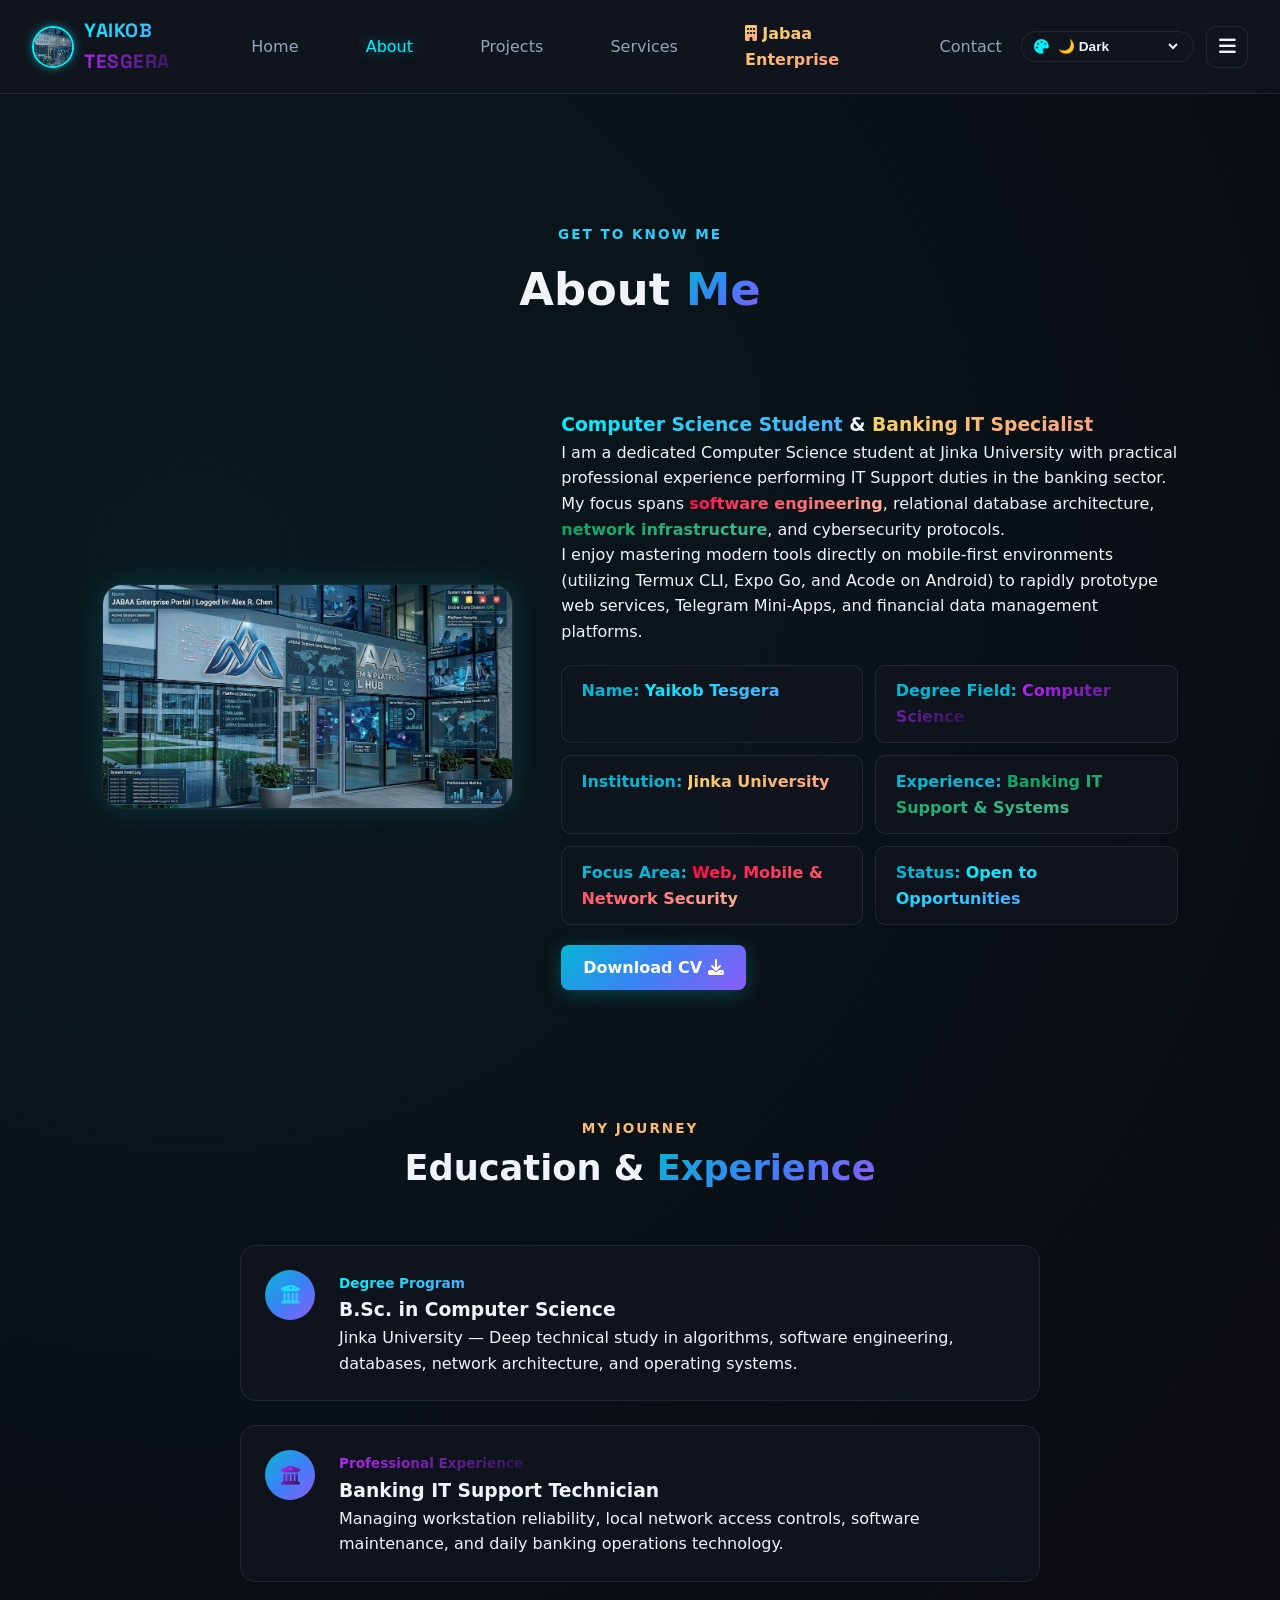
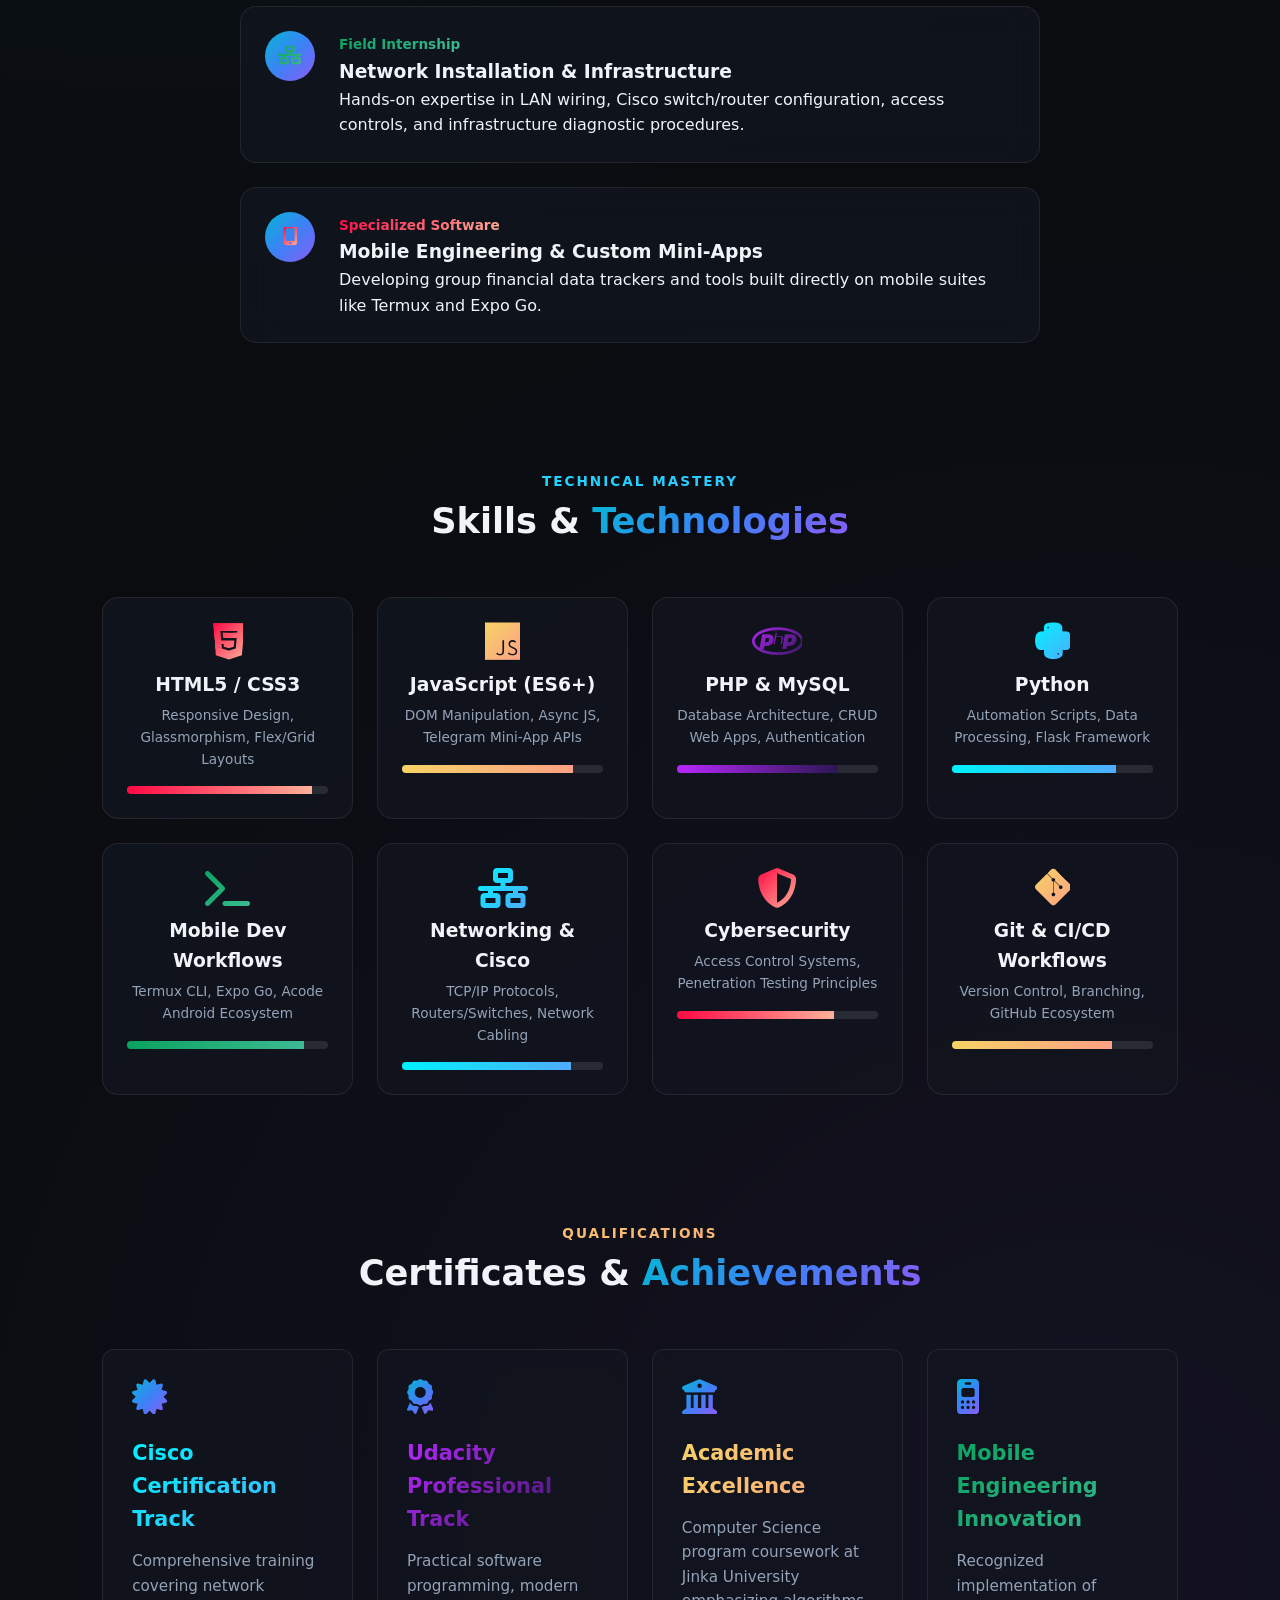
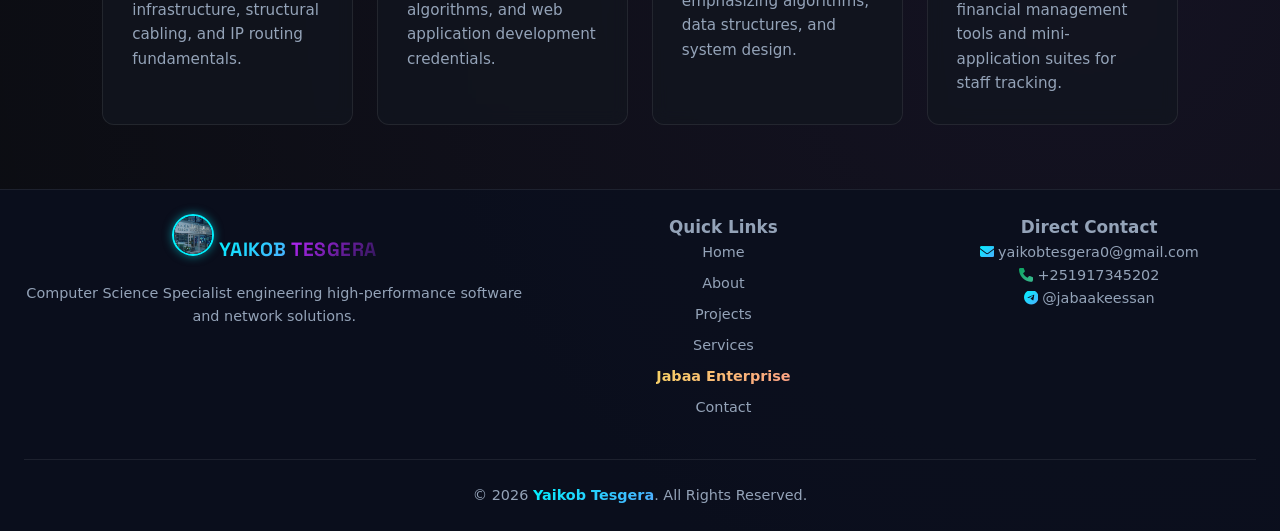
<file: about.html>
<!DOCTYPE html>
<html lang="en">
<head>
<meta charset="UTF-8">
<meta name="viewport" content="width=device-width, initial-scale=1.0">
<meta name="description" content="About Yaikob Tesgera - Computer Science Student, IT Support Specialist, and Full-Stack Web Developer.">
<title>About | Yaikob Tesgera</title>

<link rel="icon" href="assets/favicon.png">
<link rel="preconnect" href="https://fonts.googleapis.com">
<link rel="preconnect" href="https://fonts.gstatic.com" crossorigin>
<link href="https://fonts.googleapis.com/css2?family=Plus+Jakarta+Sans:wght@400;500;600;700;800&family=Space+Grotesk:wght@500;700&display=swap" rel="stylesheet">
<link rel="stylesheet" href="https://cdnjs.cloudflare.com/ajax/libs/font-awesome/6.5.2/css/all.min.css">
<link rel="stylesheet" href="css/style.css">

<!-- FUTURISTIC COLOR ACCENT STYLES -->
<style>
    .color-cyan { background: linear-gradient(135deg, #00f2fe 0%, #4facfe 100%); -webkit-background-clip: text; -webkit-text-fill-color: transparent; font-weight: 800; }
    .color-purple { background: linear-gradient(135deg, #b827fc 0%, #2c1654 100%); -webkit-background-clip: text; -webkit-text-fill-color: transparent; font-weight: 800; }
    .color-pink { background: linear-gradient(135deg, #ff0844 0%, #ffb199 100%); -webkit-background-clip: text; -webkit-text-fill-color: transparent; font-weight: 800; }
    .color-gold { background: linear-gradient(135deg, #f6d365 0%, #fda085 100%); -webkit-background-clip: text; -webkit-text-fill-color: transparent; font-weight: 800; }
    .color-emerald { background: linear-gradient(135deg, #0ba360 0%, #3cba92 100%); -webkit-background-clip: text; -webkit-text-fill-color: transparent; font-weight: 800; }
    
    /* LOGO AVATAR STYLING */
    .logo-img-wrapper {
        display: flex;
        align-items: center;
        gap: 10px;
        text-decoration: none;
    }
    .logo-avatar {
        width: 42px;
        height: 42px;
        border-radius: 50%;
        object-fit: cover;
        border: 2px solid #00f2fe;
        box-shadow: 0 0 10px rgba(0, 242, 254, 0.5);
        transition: transform 0.3s ease;
    }
    .logo-img-wrapper:hover .logo-avatar {
        transform: scale(1.08) rotate(5deg);
    }
    .logo-text {
        font-family: 'Space Grotesk', sans-serif;
        font-size: 1.2rem;
        font-weight: 800;
        letter-spacing: 0.5px;
    }
</style>
</head>
<body>

<!-- ================= HEADER ================= -->
<header class="header">
    <a href="index.html" class="logo-img-wrapper">
        <img src="images/profile-3.png" alt="Yaikob Tesgera" class="logo-avatar">
        <span class="logo-text"><span class="color-cyan">YAIKOB</span> <span class="color-purple">TESGERA</span></span>
    </a>

    <nav class="navbar">
        <a href="index.html">Home</a>
        <a href="about.html" class="active">About</a>
        <a href="projects.html">Projects</a>
        <a href="services.html">Services</a>
        <a href="jabaa-company/index.html"><i class="fas fa-building color-gold"></i> <span class="color-gold">Jabaa Enterprise</span></a>
        <a href="contact.html">Contact</a>
    </nav>
<div class="header-actions">
    <!-- Theme Dropdown Select -->
    <div class="theme-select-wrapper">
        <i class="fas fa-palette theme-icon"></i>
        <select id="theme-select" aria-label="Select Theme">
            <option value="dark">🌙 Dark</option>
            <option value="light">☀️ Light</option>
            <option value="other">⚡ Cyber / Other</option>
        </select>
    </div>

    <button class="menu-toggle" id="menu-toggle" aria-label="Toggle menu">
        <i class="fas fa-bars"></i>
    </button>
</div>
</header>

<main>

<!-- ================= PAGE HEADER ================= -->
<section class="page-header" style="text-align: center; padding-top: 130px; padding-bottom: 20px;">
    <p class="color-cyan" style="font-weight: 800; letter-spacing: 2px;">GET TO KNOW ME</p>
    <h1 style="font-size: 2.8rem; font-weight: 800;">About <span class="color-purple">Me</span></h1>
</section>

<!-- ================= ABOUT ME CONTENT ================= -->
<section class="section about-page">
    <div class="about-grid">
        <div class="about-image">
            <img src="images/profile-1.png" alt="Yaikob Tesgera" style="box-shadow: 0 0 30px rgba(0,242,254,0.15); border-radius: 20px;">
        </div>

        <div class="about-content">
            <h3>
                <span class="color-cyan">Computer Science Student</span> & <span class="color-gold">Banking IT Specialist</span>
            </h3>
            
            <p>
                I am a dedicated Computer Science student at Jinka University with practical professional experience performing IT Support duties in the banking sector. My focus spans <span class="color-pink">software engineering</span>, relational database architecture, <span class="color-emerald">network infrastructure</span>, and cybersecurity protocols.
            </p>
            
            <p>
                I enjoy mastering modern tools directly on mobile-first environments (utilizing Termux CLI, Expo Go, and Acode on Android) to rapidly prototype web services, Telegram Mini-Apps, and financial data management platforms.
            </p>

            <div class="info-list" style="display: grid; grid-template-columns: repeat(auto-fit, minmax(200px, 1fr)); gap: 12px; margin: 20px 0;">
                <div><strong>Name:</strong> <span class="color-cyan">Yaikob Tesgera</span></div>
                <div><strong>Degree Field:</strong> <span class="color-purple">Computer Science</span></div>
                <div><strong>Institution:</strong> <span class="color-gold">Jinka University</span></div>
                <div><strong>Experience:</strong> <span class="color-emerald">Banking IT Support & Systems</span></div>
                <div><strong>Focus Area:</strong> <span class="color-pink">Web, Mobile & Network Security</span></div>
                <div><strong>Status:</strong> <span class="color-cyan">Open to Opportunities</span></div>
            </div>

            <a href="assets/cv.pdf" class="btn primary-btn" download>
                Download CV <i class="fas fa-download"></i>
            </a>
        </div>
    </div>
</section>

<!-- ================= DETAILED JOURNEY ================= -->
<section class="section">
    <div class="section-title">
        <p class="color-gold">MY JOURNEY</p>
        <h2>Education & <span class="color-cyan">Experience</span></h2>
    </div>

    <div class="timeline">
        <div class="timeline-item">
            <div class="timeline-icon"><i class="fas fa-university color-cyan"></i></div>
            <div class="timeline-content">
                <span class="color-cyan">Degree Program</span>
                <h3>B.Sc. in Computer Science</h3>
                <p>Jinka University — Deep technical study in algorithms, software engineering, databases, network architecture, and operating systems.</p>
            </div>
        </div>

        <div class="timeline-item">
            <div class="timeline-icon"><i class="fas fa-building-columns color-purple"></i></div>
            <div class="timeline-content">
                <span class="color-purple">Professional Experience</span>
                <h3>Banking IT Support Technician</h3>
                <p>Managing workstation reliability, local network access controls, software maintenance, and daily banking operations technology.</p>
            </div>
        </div>

        <div class="timeline-item">
            <div class="timeline-icon"><i class="fas fa-network-wired color-emerald"></i></div>
            <div class="timeline-content">
                <span class="color-emerald">Field Internship</span>
                <h3>Network Installation & Infrastructure</h3>
                <p>Hands-on expertise in LAN wiring, Cisco switch/router configuration, access controls, and infrastructure diagnostic procedures.</p>
            </div>
        </div>

        <div class="timeline-item">
            <div class="timeline-icon"><i class="fas fa-mobile-screen-button color-pink"></i></div>
            <div class="timeline-content">
                <span class="color-pink">Specialized Software</span>
                <h3>Mobile Engineering & Custom Mini-Apps</h3>
                <p>Developing group financial data trackers and tools built directly on mobile suites like Termux and Expo Go.</p>
            </div>
        </div>
    </div>
</section>

<!-- ================= TECHNICAL SKILLS ================= -->
<section class="section">
    <div class="section-title">
        <p class="color-cyan">TECHNICAL MASTERY</p>
        <h2>Skills & <span class="color-purple">Technologies</span></h2>
    </div>

    <div class="skills-grid">
        <div class="skill">
            <i class="fab fa-html5 color-pink"></i>
            <h3>HTML5 / CSS3</h3>
            <p style="color:var(--text-muted); font-size:0.85rem; margin-top:0.3rem;">Responsive Design, Glassmorphism, Flex/Grid Layouts</p>
            <div class="skill-bar"><span style="width:92%; background: linear-gradient(90deg, #ff0844, #ffb199);"></span></div>
        </div>

        <div class="skill">
            <i class="fab fa-js color-gold"></i>
            <h3>JavaScript (ES6+)</h3>
            <p style="color:var(--text-muted); font-size:0.85rem; margin-top:0.3rem;">DOM Manipulation, Async JS, Telegram Mini-App APIs</p>
            <div class="skill-bar"><span style="width:85%; background: linear-gradient(90deg, #f6d365, #fda085);"></span></div>
        </div>

        <div class="skill">
            <i class="fab fa-php color-purple"></i>
            <h3>PHP & MySQL</h3>
            <p style="color:var(--text-muted); font-size:0.85rem; margin-top:0.3rem;">Database Architecture, CRUD Web Apps, Authentication</p>
            <div class="skill-bar"><span style="width:80%; background: linear-gradient(90deg, #b827fc, #2c1654);"></span></div>
        </div>

        <div class="skill">
            <i class="fab fa-python color-cyan"></i>
            <h3>Python</h3>
            <p style="color:var(--text-muted); font-size:0.85rem; margin-top:0.3rem;">Automation Scripts, Data Processing, Flask Framework</p>
            <div class="skill-bar"><span style="width:82%; background: linear-gradient(90deg, #00f2fe, #4facfe);"></span></div>
        </div>

        <div class="skill">
            <i class="fas fa-terminal color-emerald"></i>
            <h3>Mobile Dev Workflows</h3>
            <p style="color:var(--text-muted); font-size:0.85rem; margin-top:0.3rem;">Termux CLI, Expo Go, Acode Android Ecosystem</p>
            <div class="skill-bar"><span style="width:88%; background: linear-gradient(90deg, #0ba360, #3cba92);"></span></div>
        </div>

        <div class="skill">
            <i class="fas fa-network-wired color-cyan"></i>
            <h3>Networking & Cisco</h3>
            <p style="color:var(--text-muted); font-size:0.85rem; margin-top:0.3rem;">TCP/IP Protocols, Routers/Switches, Network Cabling</p>
            <div class="skill-bar"><span style="width:84%; background: linear-gradient(90deg, #00f2fe, #4facfe);"></span></div>
        </div>

        <div class="skill">
            <i class="fas fa-shield-halved color-pink"></i>
            <h3>Cybersecurity</h3>
            <p style="color:var(--text-muted); font-size:0.85rem; margin-top:0.3rem;">Access Control Systems, Penetration Testing Principles</p>
            <div class="skill-bar"><span style="width:78%; background: linear-gradient(90deg, #ff0844, #ffb199);"></span></div>
        </div>

        <div class="skill">
            <i class="fab fa-git-alt color-gold"></i>
            <h3>Git & CI/CD Workflows</h3>
            <p style="color:var(--text-muted); font-size:0.85rem; margin-top:0.3rem;">Version Control, Branching, GitHub Ecosystem</p>
            <div class="skill-bar"><span style="width:80%; background: linear-gradient(90deg, #f6d365, #fda085);"></span></div>
        </div>
    </div>
</section>

<!-- ================= QUALIFICATIONS & CERTIFICATIONS ================= -->
<section class="section">
    <div class="section-title">
        <p class="color-gold">QUALIFICATIONS</p>
        <h2>Certificates & <span class="color-emerald">Achievements</span></h2>
    </div>

    <div class="services-grid">
        <div class="service-card">
            <i class="fas fa-certificate color-cyan"></i>
            <h3 class="color-cyan">Cisco Certification Track</h3>
            <p>Comprehensive training covering network infrastructure, structural cabling, and IP routing fundamentals.</p>
        </div>

        <div class="service-card">
            <i class="fas fa-award color-purple"></i>
            <h3 class="color-purple">Udacity Professional Track</h3>
            <p>Practical software programming, modern algorithms, and web application development credentials.</p>
        </div>

        <div class="service-card">
            <i class="fas fa-university color-gold"></i>
            <h3 class="color-gold">Academic Excellence</h3>
            <p>Computer Science program coursework at Jinka University emphasizing algorithms, data structures, and system design.</p>
        </div>

        <div class="service-card">
            <i class="fas fa-mobile-retro color-emerald"></i>
            <h3 class="color-emerald">Mobile Engineering Innovation</h3>
            <p>Recognized implementation of financial management tools and mini-application suites for staff tracking.</p>
        </div>
    </div>
</section>

</main>

<!-- ================= FOOTER ================= -->
<footer class="footer">
    <div class="footer-grid">
        <div>
            <a href="index.html" class="logo-img-wrapper" style="margin-bottom: 1rem;">
                <img src="images/profile-3.png" alt="Yaikob Tesgera" class="logo-avatar">
                <span class="logo-text"><span class="color-cyan">YAIKOB</span> <span class="color-purple">TESGERA</span></span>
            </a>
            <p>Computer Science Specialist engineering high-performance software and network solutions.</p>
        </div>

        <div>
            <h3>Quick Links</h3>
            <a href="index.html">Home</a>
            <a href="about.html">About</a>
            <a href="projects.html">Projects</a>
            <a href="services.html">Services</a>
            <a href="jabaa-company/index.html"><span class="color-gold">Jabaa Enterprise</span></a>
            <a href="contact.html">Contact</a>
        </div>

        <div>
            <h3>Direct Contact</h3>
            <p><i class="fas fa-envelope color-cyan"></i> yaikobtesgera0@gmail.com</p>
            <p><i class="fas fa-phone color-emerald"></i> +251917345202</p>
            <p><i class="fab fa-telegram color-cyan"></i> @jabaakeessan</p>
        </div>
    </div>

    <div class="copyright">
        <p>© <span id="year"></span> <span class="color-cyan">Yaikob Tesgera</span>. All Rights Reserved.</p>
    </div>
</footer>

<button id="back-to-top" aria-label="Back to Top"><i class="fas fa-arrow-up"></i></button>

<script src="js/script.js"></script>
</body>
</html>
</file>
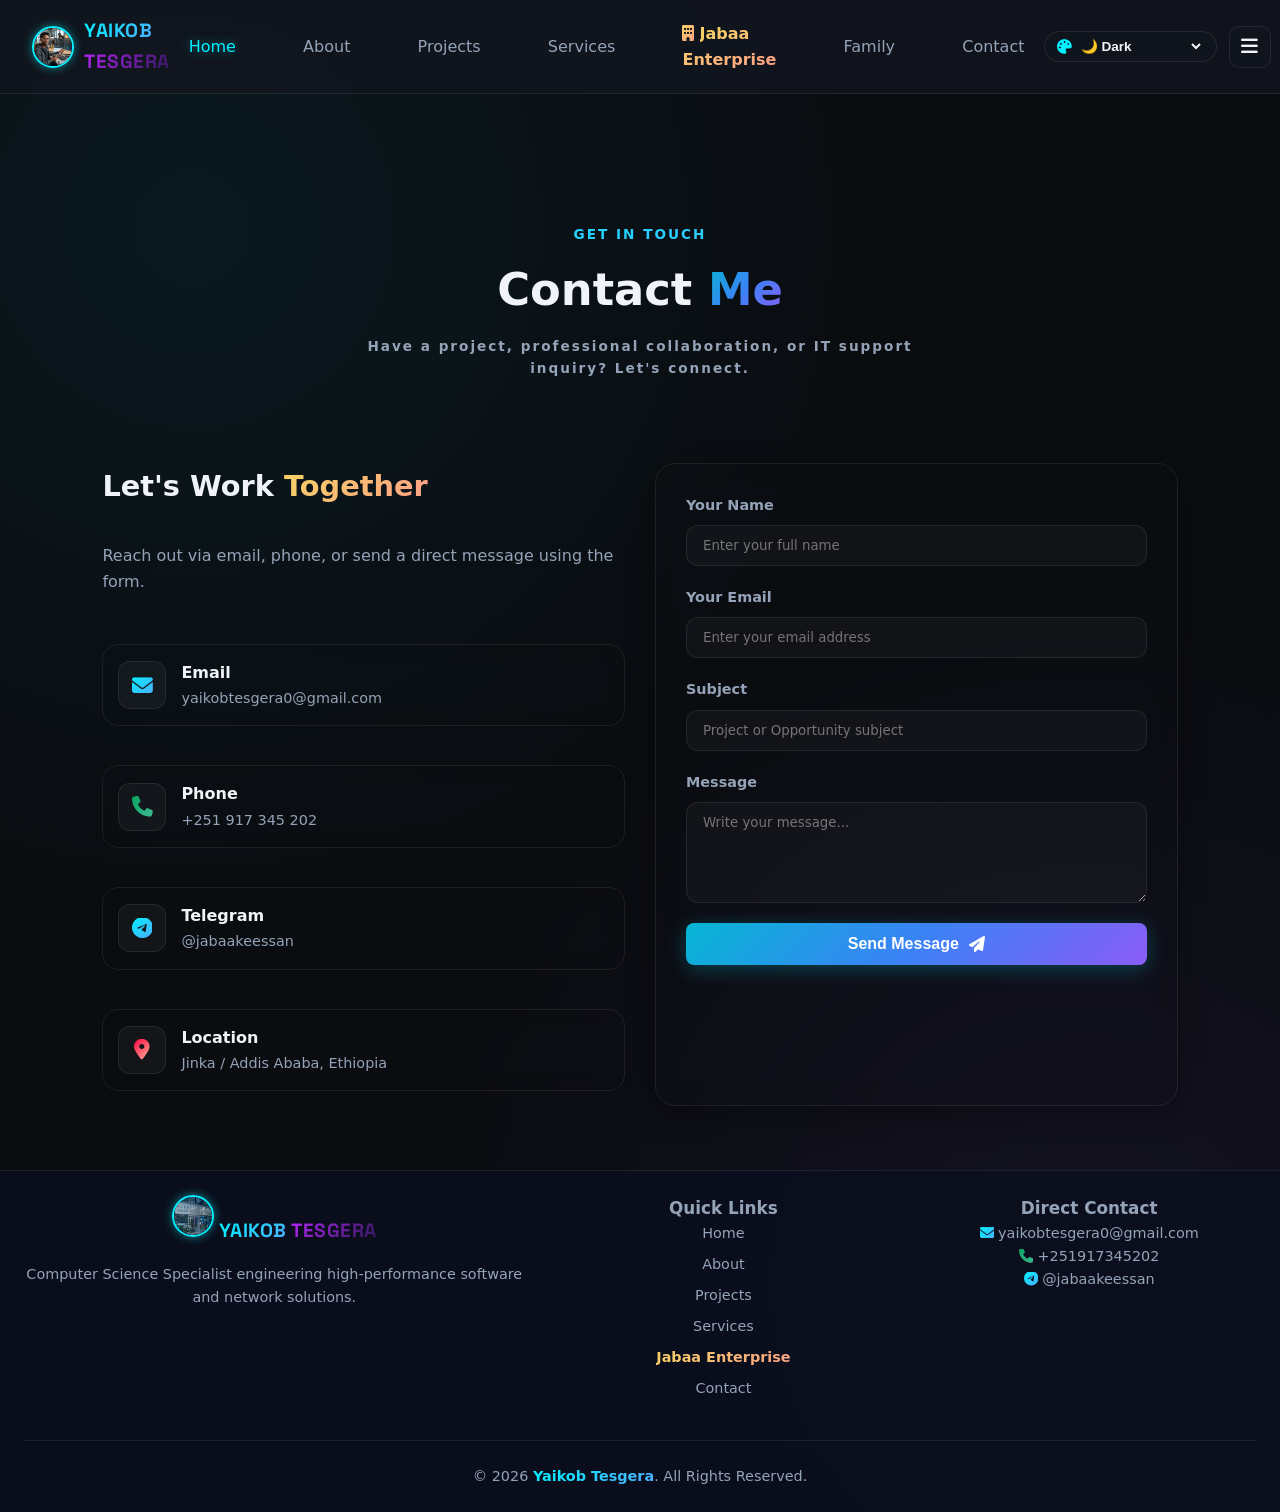
<file: contact.html>
<!DOCTYPE html>
<html lang="en">
<head>
<meta charset="UTF-8">
<meta name="viewport" content="width=device-width, initial-scale=1.0">
<meta name="description" content="Contact Yaikob Tesgera - Computer Science Student, IT Support Specialist, Web Developer.">
<title>Contact | Yaikob Tesgera</title>

<link rel="icon" href="assets/favicon.png">
<link rel="preconnect" href="https://fonts.googleapis.com">
<link rel="preconnect" href="https://fonts.gstatic.com" crossorigin>
<link href="https://fonts.googleapis.com/css2?family=Plus+Jakarta+Sans:wght@400;500;600;700;800&family=Space+Grotesk:wght@500;700&display=swap" rel="stylesheet">
<link rel="stylesheet" href="https://cdnjs.cloudflare.com/ajax/libs/font-awesome/6.5.2/css/all.min.css">
<link rel="stylesheet" href="css/style.css">

<!-- FUTURISTIC COLOR ACCENT STYLES -->
<style>
    .color-cyan { background: linear-gradient(135deg, #00f2fe 0%, #4facfe 100%); -webkit-background-clip: text; -webkit-text-fill-color: transparent; font-weight: 800; }
    .color-purple { background: linear-gradient(135deg, #b827fc 0%, #2c1654 100%); -webkit-background-clip: text; -webkit-text-fill-color: transparent; font-weight: 800; }
    .color-pink { background: linear-gradient(135deg, #ff0844 0%, #ffb199 100%); -webkit-background-clip: text; -webkit-text-fill-color: transparent; font-weight: 800; }
    .color-gold { background: linear-gradient(135deg, #f6d365 0%, #fda085 100%); -webkit-background-clip: text; -webkit-text-fill-color: transparent; font-weight: 800; }
    .color-emerald { background: linear-gradient(135deg, #0ba360 0%, #3cba92 100%); -webkit-background-clip: text; -webkit-text-fill-color: transparent; font-weight: 800; }
    
    /* LOGO AVATAR STYLING */
    .logo-img-wrapper {
        display: flex;
        align-items: center;
        gap: 10px;
        text-decoration: none;
    }
    .logo-avatar {
        width: 42px;
        height: 42px;
        border-radius: 50%;
        object-fit: cover;
        border: 2px solid #00f2fe;
        box-shadow: 0 0 10px rgba(0, 242, 254, 0.5);
        transition: transform 0.3s ease;
    }
    .logo-img-wrapper:hover .logo-avatar {
        transform: scale(1.08) rotate(5deg);
    }
    .logo-text {
        font-family: 'Space Grotesk', sans-serif;
        font-size: 1.2rem;
        font-weight: 800;
        letter-spacing: 0.5px;
    }

    /* CONTACT ITEM HOVER EFFECTS */
    .contact-item {
        display: flex;
        align-items: center;
        gap: 15px;
        padding: 15px;
        background: var(--bg-glass);
        border: 1px solid var(--card-border);
        border-radius: 16px;
        margin-bottom: 15px;
        backdrop-filter: blur(10px);
        transition: var(--transition);
    }
    .contact-item:hover {
        transform: translateX(6px);
        border-color: rgba(0, 242, 254, 0.4);
        box-shadow: 0 8px 20px rgba(0, 0, 0, 0.2);
    }
    .contact-icon {
        width: 48px;
        height: 48px;
        border-radius: 12px;
        background: rgba(255, 255, 255, 0.04);
        border: 1px solid var(--card-border);
        display: flex;
        align-items: center;
        justify-content: center;
        font-size: 1.3rem;
        flex-shrink: 0;
    }
</style>
</head>
<body>

<!-- ================= HEADER ================= -->
<!-- ================= HEADER ================= -->
<header class="header">

    <!-- BRANDING LOGO WITH IMAGE -->
    <a href="index.html" class="logo-img-wrapper">
        <img src="images/profile.png" alt="Yaikob Tesgera" class="logo-avatar">
        <span class="logo-text"><span class="color-cyan">YAIKOB</span> <span class="color-purple">TESGERA</span></span>
    </a>

    <nav class="navbar">
        <a href="index.html" class="active">Home</a>
        <a href="about.html">About</a>
        <a href="projects.html">Projects</a>
        <a href="services.html">Services</a>
        <!-- JABAA ENTERPRISE INTEGRATION -->
        <a href="jabaa-company/index.html"><i class="fas fa-building color-gold"></i> <span class="color-gold">Jabaa Enterprise</span></a>
        <a href="family.html">Family</a>
        <a href="contact.html">Contact</a>
    </nav>

<div class="header-actions">
    <!-- Theme Dropdown Select -->
    <div class="theme-select-wrapper">
        <i class="fas fa-palette theme-icon"></i>
        <select id="theme-select" aria-label="Select Theme">
            <option value="dark">🌙 Dark</option>
            <option value="light">☀️ Light</option>
            <option value="other">⚡ Cyber / Other</option>
        </select>
    </div>

    <button class="menu-toggle" id="menu-toggle" aria-label="Toggle menu">
        <i class="fas fa-bars"></i>
    </button>
</div>
</header>


<main>

<!-- ================= PAGE HEADER ================= -->
<section class="page-header" style="text-align: center; padding-top: 130px; padding-bottom: 20px;">
    <p class="color-cyan" style="font-weight: 800; letter-spacing: 2px;">GET IN TOUCH</p>
    <h1 style="font-size: 2.8rem; font-weight: 800;">Contact <span class="color-purple">Me</span></h1>
    <p style="color: var(--text-muted); max-width: 600px; margin: 10px auto 0;">Have a project, professional collaboration, or IT support inquiry? Let's connect.</p>
</section>

<!-- ================= CONTACT SECTION ================= -->
<section class="section contact-section">
    <div class="contact-grid" style="display: grid; grid-template-columns: repeat(auto-fit, minmax(300px, 1fr)); gap: 30px;">

        <!-- CONTACT INFO -->
        <div class="contact-info">
            <h2 style="font-size: 1.8rem; margin-bottom: 10px;">Let's Work <span class="color-gold">Together</span></h2>
            <p style="color: var(--text-muted); margin-bottom: 25px;">Reach out via email, phone, or send a direct message using the form.</p>

            <div class="contact-item">
                <div class="contact-icon"><i class="fas fa-envelope color-cyan"></i></div>
                <div>
                    <h3 style="font-size: 1rem; margin-bottom: 2px;">Email</h3>
                    <p style="color: var(--text-muted); font-size: 0.9rem;">yaikobtesgera0@gmail.com</p>
                </div>
            </div>

            <div class="contact-item">
                <div class="contact-icon"><i class="fas fa-phone color-emerald"></i></div>
                <div>
                    <h3 style="font-size: 1rem; margin-bottom: 2px;">Phone</h3>
                    <p style="color: var(--text-muted); font-size: 0.9rem;">+251 917 345 202</p>
                </div>
            </div>

            <div class="contact-item">
                <div class="contact-icon"><i class="fab fa-telegram color-cyan"></i></div>
                <div>
                    <h3 style="font-size: 1rem; margin-bottom: 2px;">Telegram</h3>
                    <p style="color: var(--text-muted); font-size: 0.9rem;">@jabaakeessan</p>
                </div>
            </div>

            <div class="contact-item">
                <div class="contact-icon"><i class="fas fa-location-dot color-pink"></i></div>
                <div>
                    <h3 style="font-size: 1rem; margin-bottom: 2px;">Location</h3>
                    <p style="color: var(--text-muted); font-size: 0.9rem;">Jinka / Addis Ababa, Ethiopia</p>
                </div>
            </div>
        </div>

        <!-- FORM -->
        <div class="contact-form-wrapper" style="background: var(--bg-glass); border: 1px solid var(--card-border); padding: 30px; border-radius: 20px; backdrop-filter: blur(12px); box-shadow: 0 10px 30px rgba(0,0,0,0.3);">
            <form id="contact-form">
                <div class="form-group" style="margin-bottom: 20px;">
                    <label for="name" style="display: block; margin-bottom: 8px; font-weight: 600; font-size: 0.9rem;">Your Name</label>
                    <input type="text" id="name" name="name" placeholder="Enter your full name" required style="width: 100%; padding: 12px 16px; background: rgba(255,255,255,0.03); border: 1px solid var(--card-border); border-radius: 12px; color: var(--text-main); font-family: inherit;">
                </div>

                <div class="form-group" style="margin-bottom: 20px;">
                    <label for="email" style="display: block; margin-bottom: 8px; font-weight: 600; font-size: 0.9rem;">Your Email</label>
                    <input type="email" id="email" name="email" placeholder="Enter your email address" required style="width: 100%; padding: 12px 16px; background: rgba(255,255,255,0.03); border: 1px solid var(--card-border); border-radius: 12px; color: var(--text-main); font-family: inherit;">
                </div>

                <div class="form-group" style="margin-bottom: 20px;">
                    <label for="subject" style="display: block; margin-bottom: 8px; font-weight: 600; font-size: 0.9rem;">Subject</label>
                    <input type="text" id="subject" name="subject" placeholder="Project or Opportunity subject" required style="width: 100%; padding: 12px 16px; background: rgba(255,255,255,0.03); border: 1px solid var(--card-border); border-radius: 12px; color: var(--text-main); font-family: inherit;">
                </div>

                <div class="form-group" style="margin-bottom: 20px;">
                    <label for="message" style="display: block; margin-bottom: 8px; font-weight: 600; font-size: 0.9rem;">Message</label>
                    <textarea id="message" name="message" rows="5" placeholder="Write your message..." required style="width: 100%; padding: 12px 16px; background: rgba(255,255,255,0.03); border: 1px solid var(--card-border); border-radius: 12px; color: var(--text-main); font-family: inherit; resize: vertical;"></textarea>
                </div>

                <button type="submit" class="btn primary-btn" style="width: 100%; padding: 12px 20px; font-size: 1rem; display: flex; align-items: center; justify-content: center; gap: 10px;">
                    Send Message <i class="fas fa-paper-plane"></i>
                </button>
                <p id="form-message" style="margin-top: 1rem; font-weight: 500; text-align: center;"></p>
            </form>
        </div>

    </div>
</section>

</main>

<!-- ================= FOOTER ================= -->
<footer class="footer">
    <div class="footer-grid">
        <div>
            <a href="index.html" class="logo-img-wrapper" style="margin-bottom: 1rem;">
                <img src="images/profile-3.png" alt="Yaikob Tesgera" class="logo-avatar">
                <span class="logo-text"><span class="color-cyan">YAIKOB</span> <span class="color-purple">TESGERA</span></span>
            </a>
            <p>Computer Science Specialist engineering high-performance software and network solutions.</p>
        </div>

        <div>
            <h3>Quick Links</h3>
            <a href="index.html">Home</a>
            <a href="about.html">About</a>
            <a href="projects.html">Projects</a>
            <a href="services.html">Services</a>
            <a href="jabaa-company/index.html"><span class="color-gold">Jabaa Enterprise</span></a>
            <a href="contact.html">Contact</a>
        </div>

        <div>
            <h3>Direct Contact</h3>
            <p><i class="fas fa-envelope color-cyan"></i> yaikobtesgera0@gmail.com</p>
            <p><i class="fas fa-phone color-emerald"></i> +251917345202</p>
            <p><i class="fab fa-telegram color-cyan"></i> @jabaakeessan</p>
        </div>
    </div>

    <div class="copyright">
        <p>© <span id="year"></span> <span class="color-cyan">Yaikob Tesgera</span>. All Rights Reserved.</p>
    </div>
</footer>

<button id="back-to-top" aria-label="Back to Top"><i class="fas fa-arrow-up"></i></button>

<script src="js/script.js"></script>
</body>
</html>
</file>
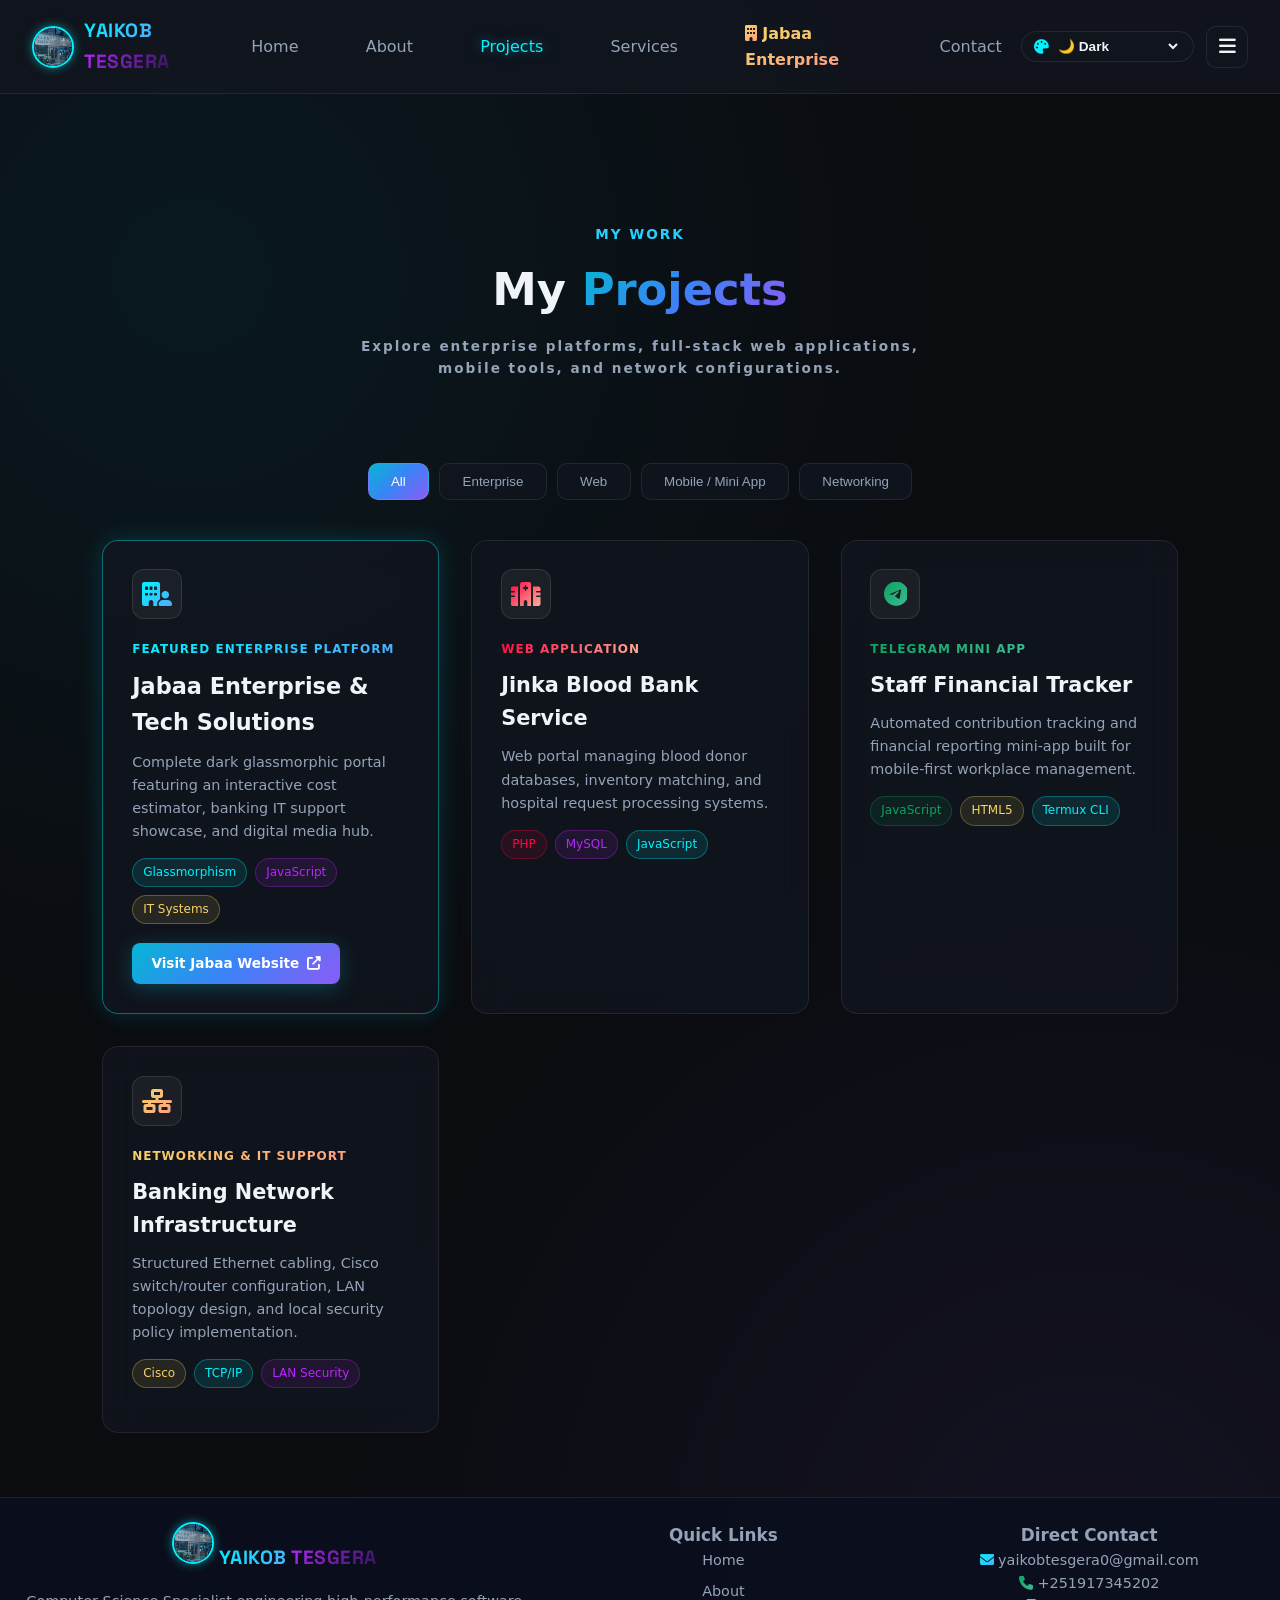
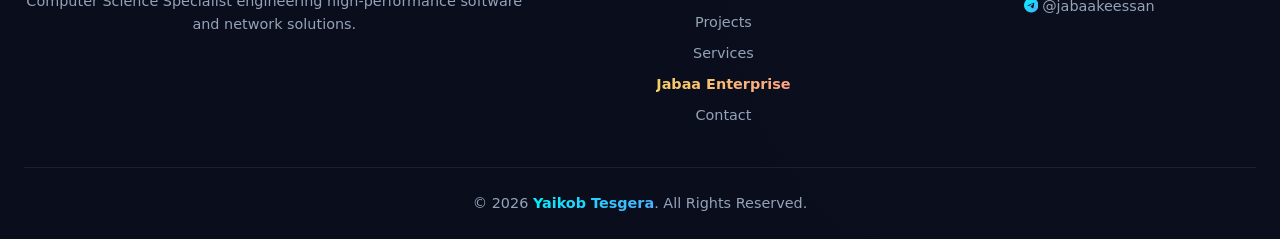
<file: projects.html>
<!DOCTYPE html>
<html lang="en">
<head>
    <meta charset="UTF-8">
    <meta name="viewport" content="width=device-width, initial-scale=1.0">
    <meta name="description" content="Projects developed by Yaikob Tesgera - Computer Science Student, IT Support Specialist, and Full-Stack Developer.">
    <title>Projects | Yaikob Tesgera</title>

    <link rel="icon" href="assets/favicon.png">
    <link rel="preconnect" href="https://fonts.googleapis.com">
    <link rel="preconnect" href="https://fonts.gstatic.com" crossorigin>
    <link href="https://fonts.googleapis.com/css2?family=Plus+Jakarta+Sans:wght@400;500;600;700;800&family=Space+Grotesk:wght@500;700&display=swap" rel="stylesheet">
    <link rel="stylesheet" href="https://cdnjs.cloudflare.com/ajax/libs/font-awesome/6.5.2/css/all.min.css">
    <link rel="stylesheet" href="css/style.css">

    <!-- FUTURISTIC COLOR ACCENT STYLES -->
    <style>
        .color-cyan { background: linear-gradient(135deg, #00f2fe 0%, #4facfe 100%); -webkit-background-clip: text; -webkit-text-fill-color: transparent; font-weight: 800; }
        .color-purple { background: linear-gradient(135deg, #b827fc 0%, #2c1654 100%); -webkit-background-clip: text; -webkit-text-fill-color: transparent; font-weight: 800; }
        .color-pink { background: linear-gradient(135deg, #ff0844 0%, #ffb199 100%); -webkit-background-clip: text; -webkit-text-fill-color: transparent; font-weight: 800; }
        .color-gold { background: linear-gradient(135deg, #f6d365 0%, #fda085 100%); -webkit-background-clip: text; -webkit-text-fill-color: transparent; font-weight: 800; }
        .color-emerald { background: linear-gradient(135deg, #0ba360 0%, #3cba92 100%); -webkit-background-clip: text; -webkit-text-fill-color: transparent; font-weight: 800; }
        
        /* LOGO AVATAR STYLING */
        .logo-img-wrapper {
            display: flex;
            align-items: center;
            gap: 10px;
            text-decoration: none;
        }
        .logo-avatar {
            width: 42px;
            height: 42px;
            border-radius: 50%;
            object-fit: cover;
            border: 2px solid #00f2fe;
            box-shadow: 0 0 10px rgba(0, 242, 254, 0.5);
            transition: transform 0.3s ease;
        }
        .logo-img-wrapper:hover .logo-avatar {
            transform: scale(1.08) rotate(5deg);
        }
        .logo-text {
            font-family: 'Space Grotesk', sans-serif;
            font-size: 1.2rem;
            font-weight: 800;
            letter-spacing: 0.5px;
        }

        /* FEATURED CARD CUSTOM STYLING */
        .featured-card {
            border: 1px solid rgba(0, 242, 254, 0.4) !important;
            box-shadow: 0 0 25px rgba(0, 242, 254, 0.15) !important;
        }
        .featured-card:hover {
            box-shadow: 0 0 35px rgba(0, 242, 254, 0.3) !important;
        }
        .project-icon-wrapper {
            width: 50px;
            height: 50px;
            border-radius: 12px;
            background: rgba(255, 255, 255, 0.05);
            border: 1px solid rgba(255, 255, 255, 0.1);
            display: flex;
            align-items: center;
            justify-content: center;
            font-size: 1.5rem;
            margin-bottom: 1rem;
        }
    </style>
</head>
<body>

<!-- ================= HEADER ================= -->
<header class="header">
    <a href="index.html" class="logo-img-wrapper">
        <img src="images/profile-3.png" alt="Yaikob Tesgera" class="logo-avatar">
        <span class="logo-text"><span class="color-cyan">YAIKOB</span> <span class="color-purple">TESGERA</span></span>
    </a>

    <nav class="navbar">
        <a href="index.html">Home</a>
        <a href="about.html">About</a>
        <a href="projects.html" class="active">Projects</a>
        <a href="services.html">Services</a>
        <a href="jabaa-company/index.html"><i class="fas fa-building color-gold"></i> <span class="color-gold">Jabaa Enterprise</span></a>
        <a href="contact.html">Contact</a>
    </nav>

<div class="header-actions">
    <!-- Theme Dropdown Select -->
    <div class="theme-select-wrapper">
        <i class="fas fa-palette theme-icon"></i>
        <select id="theme-select" aria-label="Select Theme">
            <option value="dark">🌙 Dark</option>
            <option value="light">☀️ Light</option>
            <option value="other">⚡ Cyber / Other</option>
        </select>
    </div>

    <button class="menu-toggle" id="menu-toggle" aria-label="Toggle menu">
        <i class="fas fa-bars"></i>
    </button>
</div>
</header>

<main>

<!-- ================= PAGE HEADER ================= -->
<section class="page-header" style="text-align: center; padding-top: 130px; padding-bottom: 20px;">
    <p class="color-cyan" style="font-weight: 800; letter-spacing: 2px;">MY WORK</p>
    <h1 style="font-size: 2.8rem; font-weight: 800;">My <span class="color-purple">Projects</span></h1>
    <p style="color: var(--text-muted); max-width: 600px; margin: 10px auto 0;">Explore enterprise platforms, full-stack web applications, mobile tools, and network configurations.</p>
</section>

<!-- ================= PROJECTS SECTION ================= -->
<section class="section">
    <!-- FILTER BUTTONS -->
    <div class="filter-buttons" style="display: flex; justify-content: center; gap: 10px; flex-wrap: wrap; margin-bottom: 40px;">
        <button class="filter-btn active" data-filter="all">All</button>
        <button class="filter-btn" data-filter="enterprise">Enterprise</button>
        <button class="filter-btn" data-filter="web">Web</button>
        <button class="filter-btn" data-filter="mobile">Mobile / Mini App</button>
        <button class="filter-btn" data-filter="network">Networking</button>
    </div>

    <!-- PROJECTS GRID -->
    <div class="projects-grid">

        <!-- FLAGSHIP CONNECTED PROJECT: JABAA ENTERPRISE -->
        <article class="project-card project-item featured-card" data-category="enterprise web mobile">
            <div class="project-icon-wrapper">
                <i class="fas fa-building-user color-cyan"></i>
            </div>
            <div class="project-content">
                <span class="project-category color-cyan" style="font-weight: 800; font-size: 0.75rem; text-transform: uppercase; letter-spacing: 1px;">Featured Enterprise Platform</span>
                <h3 style="font-size: 1.4rem; margin: 8px 0 10px;">Jabaa Enterprise & Tech Solutions</h3>
                <p style="color: var(--text-muted); font-size: 0.9rem;">Complete dark glassmorphic portal featuring an interactive cost estimator, banking IT support showcase, and digital media hub.</p>
                
                <div class="project-tags" style="display: flex; gap: 8px; flex-wrap: wrap; margin: 15px 0;">
                    <span style="background: rgba(0, 242, 254, 0.1); color: #00f2fe; padding: 4px 10px; border-radius: 20px; font-size: 0.75rem; border: 1px solid rgba(0, 242, 254, 0.3);">Glassmorphism</span>
                    <span style="background: rgba(184, 39, 252, 0.1); color: #b827fc; padding: 4px 10px; border-radius: 20px; font-size: 0.75rem; border: 1px solid rgba(184, 39, 252, 0.3);">JavaScript</span>
                    <span style="background: rgba(246, 211, 101, 0.1); color: #f6d365; padding: 4px 10px; border-radius: 20px; font-size: 0.75rem; border: 1px solid rgba(246, 211, 101, 0.3);">IT Systems</span>
                </div>
                
                <div style="margin-top: 1.2rem;">
                    <a href="jabaa-company/index.html" class="btn primary-btn" style="font-size: 0.85rem; padding: 0.6rem 1.2rem; display: inline-flex; align-items: center; gap: 8px;">
                        Visit Jabaa Website <i class="fas fa-external-link-alt"></i>
                    </a>
                </div>
            </div>
        </article>

        <!-- PROJECT 2: BLOOD BANK -->
        <article class="project-card project-item" data-category="web">
            <div class="project-icon-wrapper">
                <i class="fas fa-hospital color-pink"></i>
            </div>
            <div class="project-content">
                <span class="project-category color-pink" style="font-weight: 800; font-size: 0.75rem; text-transform: uppercase; letter-spacing: 1px;">Web Application</span>
                <h3 style="font-size: 1.3rem; margin: 8px 0 10px;">Jinka Blood Bank Service</h3>
                <p style="color: var(--text-muted); font-size: 0.9rem;">Web portal managing blood donor databases, inventory matching, and hospital request processing systems.</p>
                
                <div class="project-tags" style="display: flex; gap: 8px; flex-wrap: wrap; margin: 15px 0;">
                    <span style="background: rgba(255, 8, 68, 0.1); color: #ff0844; padding: 4px 10px; border-radius: 20px; font-size: 0.75rem; border: 1px solid rgba(255, 8, 68, 0.3);">PHP</span>
                    <span style="background: rgba(184, 39, 252, 0.1); color: #b827fc; padding: 4px 10px; border-radius: 20px; font-size: 0.75rem; border: 1px solid rgba(184, 39, 252, 0.3);">MySQL</span>
                    <span style="background: rgba(0, 242, 254, 0.1); color: #00f2fe; padding: 4px 10px; border-radius: 20px; font-size: 0.75rem; border: 1px solid rgba(0, 242, 254, 0.3);">JavaScript</span>
                </div>
            </div>
        </article>

        <!-- PROJECT 3: TELEGRAM MINI APP -->
        <article class="project-card project-item" data-category="mobile">
            <div class="project-icon-wrapper">
                <i class="fab fa-telegram color-emerald"></i>
            </div>
            <div class="project-content">
                <span class="project-category color-emerald" style="font-weight: 800; font-size: 0.75rem; text-transform: uppercase; letter-spacing: 1px;">Telegram Mini App</span>
                <h3 style="font-size: 1.3rem; margin: 8px 0 10px;">Staff Financial Tracker</h3>
                <p style="color: var(--text-muted); font-size: 0.9rem;">Automated contribution tracking and financial reporting mini-app built for mobile-first workplace management.</p>
                
                <div class="project-tags" style="display: flex; gap: 8px; flex-wrap: wrap; margin: 15px 0;">
                    <span style="background: rgba(11, 163, 96, 0.1); color: #0ba360; padding: 4px 10px; border-radius: 20px; font-size: 0.75rem; border: 1px solid rgba(11, 163, 96, 0.3);">JavaScript</span>
                    <span style="background: rgba(246, 211, 101, 0.1); color: #f6d365; padding: 4px 10px; border-radius: 20px; font-size: 0.75rem; border: 1px solid rgba(246, 211, 101, 0.3);">HTML5</span>
                    <span style="background: rgba(0, 242, 254, 0.1); color: #00f2fe; padding: 4px 10px; border-radius: 20px; font-size: 0.75rem; border: 1px solid rgba(0, 242, 254, 0.3);">Termux CLI</span>
                </div>
            </div>
        </article>

        <!-- PROJECT 4: NETWORK INFRASTRUCTURE -->
        <article class="project-card project-item" data-category="network">
            <div class="project-icon-wrapper">
                <i class="fas fa-network-wired color-gold"></i>
            </div>
            <div class="project-content">
                <span class="project-category color-gold" style="font-weight: 800; font-size: 0.75rem; text-transform: uppercase; letter-spacing: 1px;">Networking & IT Support</span>
                <h3 style="font-size: 1.3rem; margin: 8px 0 10px;">Banking Network Infrastructure</h3>
                <p style="color: var(--text-muted); font-size: 0.9rem;">Structured Ethernet cabling, Cisco switch/router configuration, LAN topology design, and local security policy implementation.</p>
                
                <div class="project-tags" style="display: flex; gap: 8px; flex-wrap: wrap; margin: 15px 0;">
                    <span style="background: rgba(246, 211, 101, 0.1); color: #f6d365; padding: 4px 10px; border-radius: 20px; font-size: 0.75rem; border: 1px solid rgba(246, 211, 101, 0.3);">Cisco</span>
                    <span style="background: rgba(0, 242, 254, 0.1); color: #00f2fe; padding: 4px 10px; border-radius: 20px; font-size: 0.75rem; border: 1px solid rgba(0, 242, 254, 0.3);">TCP/IP</span>
                    <span style="background: rgba(184, 39, 252, 0.1); color: #b827fc; padding: 4px 10px; border-radius: 20px; font-size: 0.75rem; border: 1px solid rgba(184, 39, 252, 0.3);">LAN Security</span>
                </div>
            </div>
        </article>

    </div>
</section>

</main>

<!-- ================= FOOTER ================= -->
<footer class="footer">
    <div class="footer-grid">
        <div>
            <a href="index.html" class="logo-img-wrapper" style="margin-bottom: 1rem;">
                <img src="images/profile-3.png" alt="Yaikob Tesgera" class="logo-avatar">
                <span class="logo-text"><span class="color-cyan">YAIKOB</span> <span class="color-purple">TESGERA</span></span>
            </a>
            <p>Computer Science Specialist engineering high-performance software and network solutions.</p>
        </div>

        <div>
            <h3>Quick Links</h3>
            <a href="index.html">Home</a>
            <a href="about.html">About</a>
            <a href="projects.html">Projects</a>
            <a href="services.html">Services</a>
            <a href="jabaa-company/index.html"><span class="color-gold">Jabaa Enterprise</span></a>
            <a href="contact.html">Contact</a>
        </div>

        <div>
            <h3>Direct Contact</h3>
            <p><i class="fas fa-envelope color-cyan"></i> yaikobtesgera0@gmail.com</p>
            <p><i class="fas fa-phone color-emerald"></i> +251917345202</p>
            <p><i class="fab fa-telegram color-cyan"></i> @jabaakeessan</p>
        </div>
    </div>

    <div class="copyright">
        <p>© <span id="year"></span> <span class="color-cyan">Yaikob Tesgera</span>. All Rights Reserved.</p>
    </div>
</footer>

<button id="back-to-top" aria-label="Back to Top"><i class="fas fa-arrow-up"></i></button>

<script src="js/script.js"></script>
</body>
</html>
</file>
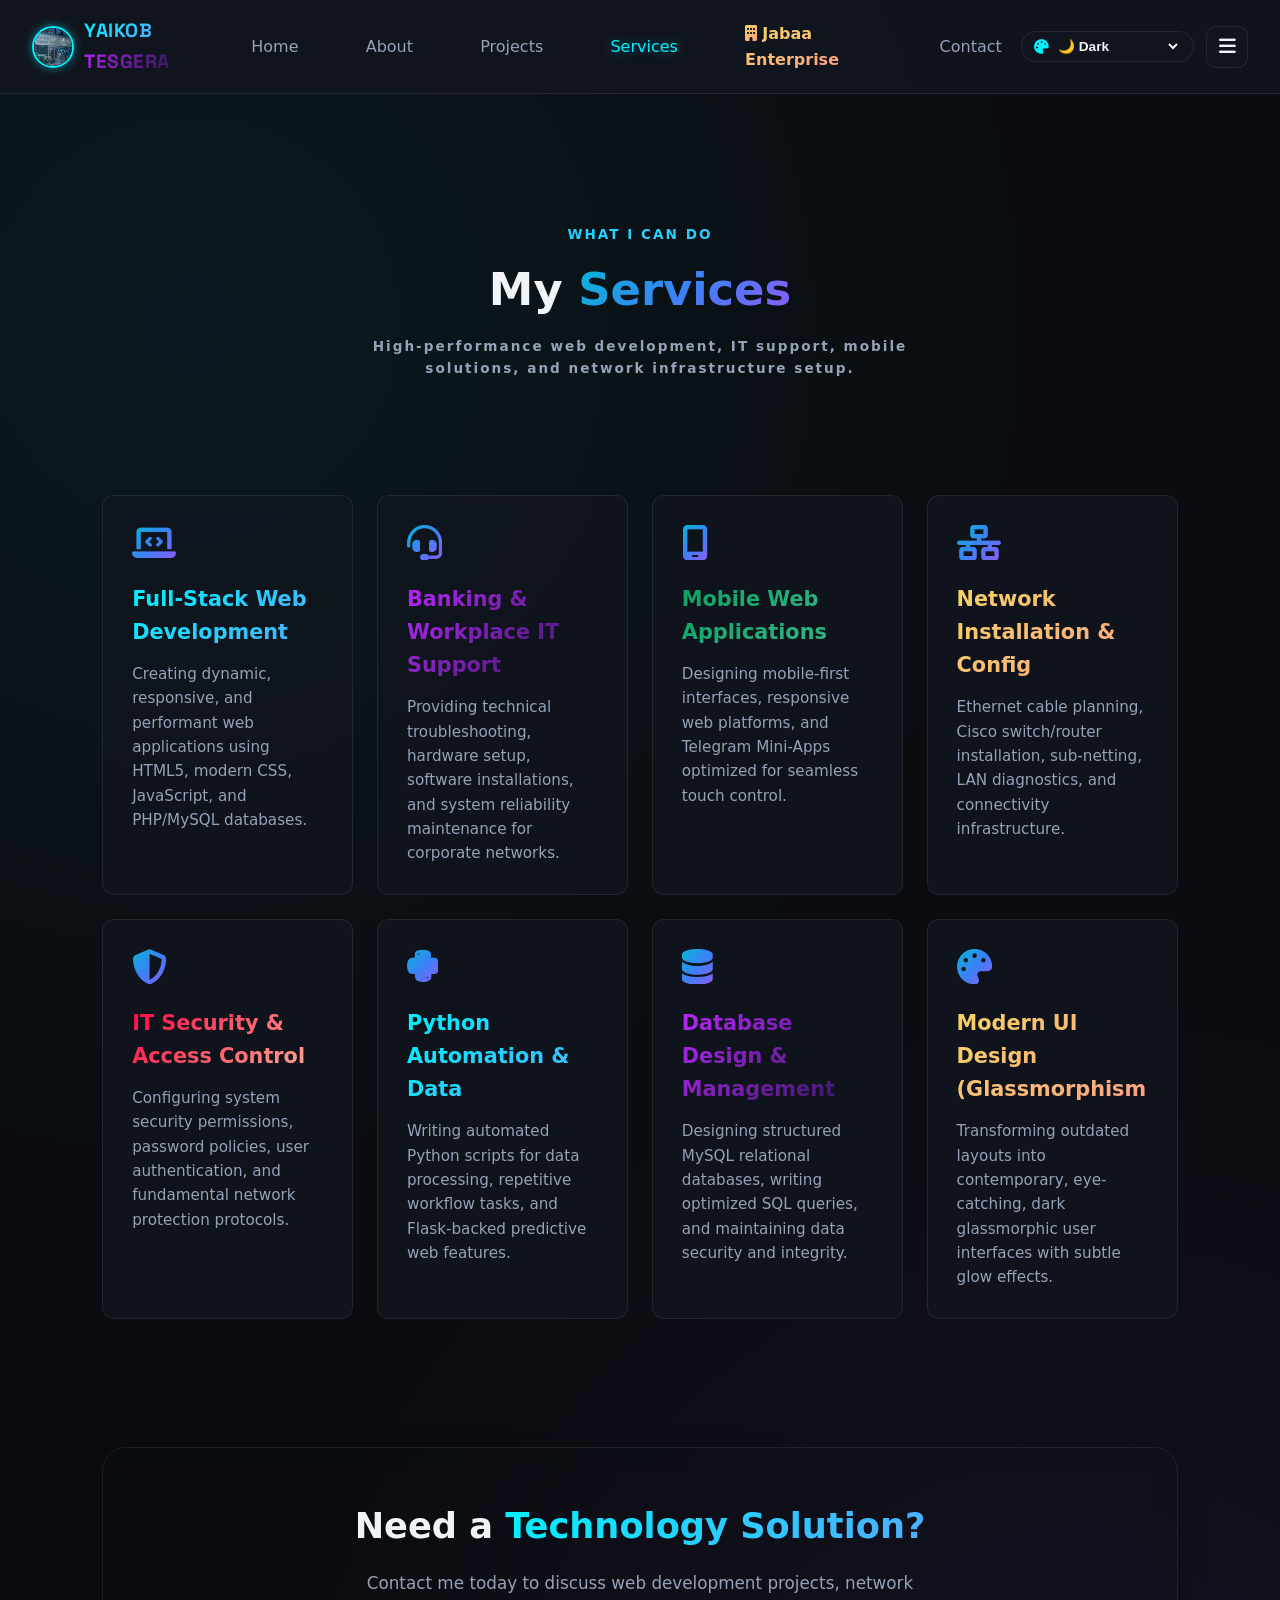
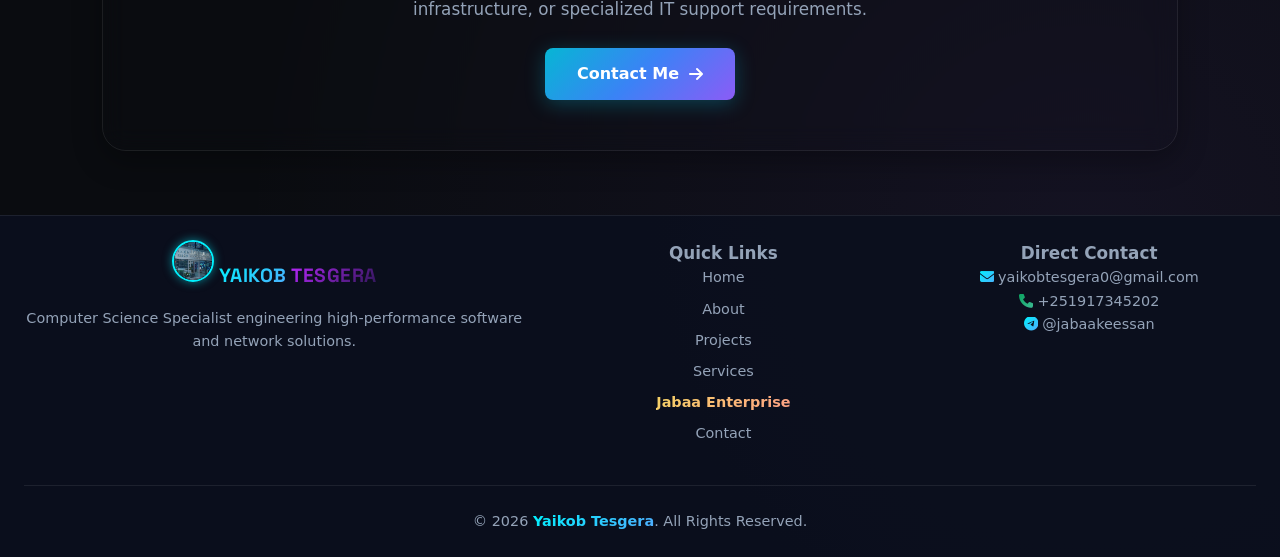
<file: services.html>
<!DOCTYPE html>
<html lang="en">
<head>
<meta charset="UTF-8">
<meta name="viewport" content="width=device-width, initial-scale=1.0">
<meta name="description" content="IT Services provided by Yaikob Tesgera - Web Development, IT Support, Mobile Tools, and Network Administration.">
<title>Services | Yaikob Tesgera</title>

<link rel="icon" href="assets/favicon.png">
<link rel="preconnect" href="https://fonts.googleapis.com">
<link rel="preconnect" href="https://fonts.gstatic.com" crossorigin>
<link href="https://fonts.googleapis.com/css2?family=Plus+Jakarta+Sans:wght@400;500;600;700;800&family=Space+Grotesk:wght@500;700&display=swap" rel="stylesheet">
<link rel="stylesheet" href="https://cdnjs.cloudflare.com/ajax/libs/font-awesome/6.5.2/css/all.min.css">
<link rel="stylesheet" href="css/style.css">

<!-- FUTURISTIC COLOR ACCENT STYLES -->
<style>
    .color-cyan { background: linear-gradient(135deg, #00f2fe 0%, #4facfe 100%); -webkit-background-clip: text; -webkit-text-fill-color: transparent; font-weight: 800; }
    .color-purple { background: linear-gradient(135deg, #b827fc 0%, #2c1654 100%); -webkit-background-clip: text; -webkit-text-fill-color: transparent; font-weight: 800; }
    .color-pink { background: linear-gradient(135deg, #ff0844 0%, #ffb199 100%); -webkit-background-clip: text; -webkit-text-fill-color: transparent; font-weight: 800; }
    .color-gold { background: linear-gradient(135deg, #f6d365 0%, #fda085 100%); -webkit-background-clip: text; -webkit-text-fill-color: transparent; font-weight: 800; }
    .color-emerald { background: linear-gradient(135deg, #0ba360 0%, #3cba92 100%); -webkit-background-clip: text; -webkit-text-fill-color: transparent; font-weight: 800; }
    
    /* LOGO AVATAR STYLING */
    .logo-img-wrapper {
        display: flex;
        align-items: center;
        gap: 10px;
        text-decoration: none;
    }
    .logo-avatar {
        width: 42px;
        height: 42px;
        border-radius: 50%;
        object-fit: cover;
        border: 2px solid #00f2fe;
        box-shadow: 0 0 10px rgba(0, 242, 254, 0.5);
        transition: transform 0.3s ease;
    }
    .logo-img-wrapper:hover .logo-avatar {
        transform: scale(1.08) rotate(5deg);
    }
    .logo-text {
        font-family: 'Space Grotesk', sans-serif;
        font-size: 1.2rem;
        font-weight: 800;
        letter-spacing: 0.5px;
    }
</style>
</head>
<body>

<!-- ================= HEADER ================= -->
<header class="header">
    <a href="index.html" class="logo-img-wrapper">
        <img src="images/profile-3.png" alt="Yaikob Tesgera" class="logo-avatar">
        <span class="logo-text"><span class="color-cyan">YAIKOB</span> <span class="color-purple">TESGERA</span></span>
    </a>

    <nav class="navbar">
        <a href="index.html">Home</a>
        <a href="about.html">About</a>
        <a href="projects.html">Projects</a>
        <a href="services.html" class="active">Services</a>
        <a href="jabaa-company/index.html"><i class="fas fa-building color-gold"></i> <span class="color-gold">Jabaa Enterprise</span></a>
        <a href="contact.html">Contact</a>
    </nav>

<div class="header-actions">
    <!-- Theme Dropdown Select -->
    <div class="theme-select-wrapper">
        <i class="fas fa-palette theme-icon"></i>
        <select id="theme-select" aria-label="Select Theme">
            <option value="dark">🌙 Dark</option>
            <option value="light">☀️ Light</option>
            <option value="other">⚡ Cyber / Other</option>
        </select>
    </div>

    <button class="menu-toggle" id="menu-toggle" aria-label="Toggle menu">
        <i class="fas fa-bars"></i>
    </button>
</div>
</header>

<main>

<!-- ================= PAGE HEADER ================= -->
<section class="page-header" style="text-align: center; padding-top: 130px; padding-bottom: 20px;">
    <p class="color-cyan" style="font-weight: 800; letter-spacing: 2px;">WHAT I CAN DO</p>
    <h1 style="font-size: 2.8rem; font-weight: 800;">My <span class="color-purple">Services</span></h1>
    <p style="color: var(--text-muted); max-width: 600px; margin: 10px auto 0;">High-performance web development, IT support, mobile solutions, and network infrastructure setup.</p>
</section>

<!-- ================= SERVICES GRID ================= -->
<section class="section">
    <div class="services-grid">

        <div class="service-card">
            <i class="fas fa-laptop-code color-cyan"></i>
            <h3 class="color-cyan">Full-Stack Web Development</h3>
            <p>Creating dynamic, responsive, and performant web applications using HTML5, modern CSS, JavaScript, and PHP/MySQL databases.</p>
        </div>

        <div class="service-card">
            <i class="fas fa-headset color-purple"></i>
            <h3 class="color-purple">Banking & Workplace IT Support</h3>
            <p>Providing technical troubleshooting, hardware setup, software installations, and system reliability maintenance for corporate networks.</p>
        </div>

        <div class="service-card">
            <i class="fas fa-mobile-screen color-emerald"></i>
            <h3 class="color-emerald">Mobile Web Applications</h3>
            <p>Designing mobile-first interfaces, responsive web platforms, and Telegram Mini-Apps optimized for seamless touch control.</p>
        </div>

        <div class="service-card">
            <i class="fas fa-network-wired color-gold"></i>
            <h3 class="color-gold">Network Installation & Config</h3>
            <p>Ethernet cable planning, Cisco switch/router installation, sub-netting, LAN diagnostics, and connectivity infrastructure.</p>
        </div>

        <div class="service-card">
            <i class="fas fa-shield-halved color-pink"></i>
            <h3 class="color-pink">IT Security & Access Control</h3>
            <p>Configuring system security permissions, password policies, user authentication, and fundamental network protection protocols.</p>
        </div>

        <div class="service-card">
            <i class="fab fa-python color-cyan"></i>
            <h3 class="color-cyan">Python Automation & Data</h3>
            <p>Writing automated Python scripts for data processing, repetitive workflow tasks, and Flask-backed predictive web features.</p>
        </div>

        <div class="service-card">
            <i class="fas fa-database color-purple"></i>
            <h3 class="color-purple">Database Design & Management</h3>
            <p>Designing structured MySQL relational databases, writing optimized SQL queries, and maintaining data security and integrity.</p>
        </div>

        <div class="service-card">
            <i class="fas fa-palette color-gold"></i>
            <h3 class="color-gold">Modern UI Design (Glassmorphism)</h3>
            <p>Transforming outdated layouts into contemporary, eye-catching, dark glassmorphic user interfaces with subtle glow effects.</p>
        </div>

    </div>
</section>

<!-- ================= CALL TO ACTION ================= -->
<section class="cta section">
    <div class="cta-content" style="background: var(--bg-glass); border: 1px solid var(--card-border); padding: 50px 30px; border-radius: 24px; text-align: center; backdrop-filter: blur(12px); box-shadow: 0 10px 30px rgba(0,0,0,0.3);">
        <h2 style="font-size: 2.2rem; font-weight: 800; margin-bottom: 15px;">Need a <span class="color-cyan">Technology Solution?</span></h2>
        <p style="color: var(--text-muted); max-width: 600px; margin: 0 auto 25px; font-size: 1.05rem;">Contact me today to discuss web development projects, network infrastructure, or specialized IT support requirements.</p>
        <a href="contact.html" class="btn primary-btn" style="font-size: 1rem; padding: 0.8rem 2rem; display: inline-flex; align-items: center; gap: 10px;">
            Contact Me <i class="fas fa-arrow-right"></i>
        </a>
    </div>
</section>

</main>

<!-- ================= FOOTER ================= -->
<footer class="footer">
    <div class="footer-grid">
        <div>
            <a href="index.html" class="logo-img-wrapper" style="margin-bottom: 1rem;">
                <img src="images/profile-3.png" alt="Yaikob Tesgera" class="logo-avatar">
                <span class="logo-text"><span class="color-cyan">YAIKOB</span> <span class="color-purple">TESGERA</span></span>
            </a>
            <p>Computer Science Specialist engineering high-performance software and network solutions.</p>
        </div>

        <div>
            <h3>Quick Links</h3>
            <a href="index.html">Home</a>
            <a href="about.html">About</a>
            <a href="projects.html">Projects</a>
            <a href="services.html">Services</a>
            <a href="jabaa-company/index.html"><span class="color-gold">Jabaa Enterprise</span></a>
            <a href="contact.html">Contact</a>
        </div>

        <div>
            <h3>Direct Contact</h3>
            <p><i class="fas fa-envelope color-cyan"></i> yaikobtesgera0@gmail.com</p>
            <p><i class="fas fa-phone color-emerald"></i> +251917345202</p>
            <p><i class="fab fa-telegram color-cyan"></i> @jabaakeessan</p>
        </div>
    </div>

    <div class="copyright">
        <p>© <span id="year"></span> <span class="color-cyan">Yaikob Tesgera</span>. All Rights Reserved.</p>
    </div>
</footer>

<button id="back-to-top" aria-label="Back to Top"><i class="fas fa-arrow-up"></i></button>

<script src="js/script.js"></script>
</body>
</html>
</file>
<file: css/style.css>
/* =====================================================
   GLOBAL DESIGN VARIABLES & THEME RESET
===================================================== */
:root {
  --bg-primary: #0a0f1d;
  --bg-secondary: #111827;
  --bg-card: rgba(255, 255, 255, 0.03);
  --bg-card-hover: rgba(255, 255, 255, 0.07);
  
  --text-main: #f3f4f6;
  --text-muted: #9ca3af;
  
  --accent-cyan: #06b6d4;
  --accent-blue: #3b82f6;
  --accent-purple: #8b5cf6;
  --accent-gradient: linear-gradient(135deg, #06b6d4 0%, #3b82f6 50%, #8b5cf6 100%);
  
  --glass-border: 1px solid rgba(255, 255, 255, 0.08);
  --glass-shadow: 0 8px 32px 0 rgba(0, 0, 0, 0.37);
  --glass-blur: blur(16px);
  
  --radius-lg: 16px;
  --radius-md: 10px;
  --transition-fast: all 0.3s cubic-bezier(0.4, 0, 0.2, 1);
}

body.dark {
  --bg-primary: #060913;
  --bg-secondary: #0d111d;
}

* {
  margin: 0;
  padding: 0;
  box-sizing: border-box;
}

body {
  background-color: var(--bg-primary);
  color: var(--text-main);
  font-family: 'Inter', system-ui, -apple-system, sans-serif;
  line-height: 1.6;
  overflow-x: hidden;
  background-image: 
    radial-gradient(circle at 15% 15%, rgba(6, 182, 212, 0.08) 0%, transparent 40%),
    radial-gradient(circle at 85% 85%, rgba(139, 92, 246, 0.08) 0%, transparent 40%);
  min-height: 100vh;
}

/* =====================================================
   PRELOADER
===================================================== */
.preloader {
  position: fixed;
  top: 0;
  left: 0;
  width: 100%;
  height: 100%;
  background: var(--bg-primary);
  z-index: 9999;
  display: flex;
  justify-content: center;
  align-items: center;
  transition: opacity 0.5s ease;
}

.loader {
  width: 50px;
  height: 50px;
  border: 3px solid rgba(255, 255, 255, 0.1);
  border-radius: 50%;
  border-top-color: var(--accent-cyan);
  animation: spin 1s cubic-bezier(0.55, 0.15, 0.45, 0.85) infinite;
}

@keyframes spin {
  to { transform: rotate(360deg); }
}

/* =====================================================
   HEADER & NAVBAR
===================================================== */
.header {
  position: sticky;
  top: 0;
  z-index: 1000;
  display: flex;
  justify-content: space-between;
  align-items: center;
  padding: 1.2rem 8%;
  background: rgba(10, 15, 29, 0.75);
  backdrop-filter: var(--glass-blur);
  -webkit-backdrop-filter: var(--glass-blur);
  border-bottom: var(--glass-border);
}

.logo {
  font-size: 1.5rem;
  font-weight: 800;
  color: var(--text-main);
  text-decoration: none;
  letter-spacing: -0.5px;
}

.logo span {
  background: var(--accent-gradient);
  -webkit-background-clip: text;
  -webkit-text-fill-color: transparent;
}

.navbar {
  display: flex;
  align-items: center;
}

.navbar a {
  color: var(--text-muted);
  text-decoration: none;
  margin: 0 1.2rem;
  font-weight: 500;
  transition: var(--transition-fast);
}

.navbar a:hover,
.navbar a.active {
  color: #ffffff;
  text-shadow: 0 0 12px rgba(6, 182, 212, 0.6);
}

.header-actions {
  display: flex;
  align-items: center;
  gap: 1rem;
}

.header-actions button {
  background: var(--bg-card);
  border: var(--glass-border);
  color: var(--text-main);
  width: 42px;
  height: 42px;
  border-radius: var(--radius-md);
  cursor: pointer;
  display: flex;
  align-items: center;
  justify-content: center;
  transition: var(--transition-fast);
}

.header-actions button:hover {
  background: var(--bg-card-hover);
  border-color: rgba(6, 182, 212, 0.4);
}

.menu-toggle {
  display: none;
}

/* =====================================================
   PAGE HEADER & SECTIONS
===================================================== */
.page-header {
  text-align: center;
  padding: 4rem 1rem 2rem;
}

.page-header p {
  color: var(--accent-cyan);
  font-weight: 600;
  letter-spacing: 2px;
  font-size: 0.85rem;
}

.page-header h1 {
  font-size: 3rem;
  font-weight: 800;
  margin-top: 0.5rem;
}

.page-header h1 span {
  background: var(--accent-gradient);
  -webkit-background-clip: text;
  -webkit-text-fill-color: transparent;
}

.section {
  padding: 4rem 8%;
}

.section-title {
  text-align: center;
  margin-bottom: 3rem;
}

.section-title p {
  color: var(--accent-cyan);
  font-weight: 600;
  letter-spacing: 2px;
  font-size: 0.85rem;
}

.section-title h2 {
  font-size: 2.2rem;
  font-weight: 800;
}

.section-title h2 span {
  background: var(--accent-gradient);
  -webkit-background-clip: text;
  -webkit-text-fill-color: transparent;
}

/* =====================================================
   HERO SECTION
===================================================== */
.hero {
  display: grid;
  grid-template-columns: 1.2fr 1fr;
  align-items: center;
  min-height: 85vh;
  padding: 2rem 8%;
  gap: 3rem;
}

.hero-subtitle {
  font-weight: 600;
  color: var(--accent-cyan);
  text-transform: uppercase;
  letter-spacing: 2px;
  font-size: 0.9rem;
}

.hero h1 {
  font-size: 3.8rem;
  font-weight: 800;
  line-height: 1.1;
  margin: 0.5rem 0;
}

.hero h1 span {
  background: var(--accent-gradient);
  -webkit-background-clip: text;
  -webkit-text-fill-color: transparent;
}

.hero h2 {
  font-size: 1.8rem;
  color: var(--text-muted);
  font-weight: 500;
}

.hero-description {
  font-size: 1.1rem;
  color: var(--text-muted);
  max-width: 540px;
  margin: 1.5rem 0;
}

.hero-buttons {
  display: flex;
  gap: 1rem;
  margin-bottom: 2rem;
}

.social-links {
  display: flex;
  gap: 1rem;
}

.social-links a {
  width: 42px;
  height: 42px;
  border-radius: 50%;
  background: var(--bg-card);
  border: var(--glass-border);
  color: var(--text-main);
  display: flex;
  align-items: center;
  justify-content: center;
  text-decoration: none;
  transition: var(--transition-fast);
}

.social-links a:hover {
  background: var(--accent-gradient);
  transform: translateY(-3px);
  box-shadow: 0 4px 15px rgba(6, 182, 212, 0.4);
}

.hero-image {
  position: relative;
  display: flex;
  justify-content: center;
}

.image-circle {
  position: relative;
  width: 320px;
  height: 320px;
  border-radius: 50%;
  padding: 8px;
  background: var(--accent-gradient);
  box-shadow: 0 0 50px rgba(6, 182, 212, 0.3);
}

.image-circle img {
  width: 100%;
  height: 100%;
  object-fit: cover;
  border-radius: 50%;
}

.floating-card {
  position: absolute;
  padding: 0.8rem 1.4rem;
  background: rgba(17, 24, 39, 0.85);
  backdrop-filter: var(--glass-blur);
  border: var(--glass-border);
  border-radius: var(--radius-md);
  display: flex;
  align-items: center;
  gap: 0.8rem;
  box-shadow: var(--glass-shadow);
  animation: float 4s ease-in-out infinite;
}

.card-one { top: 10%; left: -20px; }
.card-two { bottom: 10%; right: -20px; animation-delay: 2s; }

@keyframes float {
  0%, 100% { transform: translateY(0px); }
  50% { transform: translateY(-12px); }
}

/* =====================================================
   STATS SECTION
===================================================== */
.stats-grid {
  display: grid;
  grid-template-columns: repeat(auto-fit, minmax(200px, 1fr));
  gap: 1.5rem;
}

.stat-card {
  background: var(--bg-card);
  border: var(--glass-border);
  backdrop-filter: var(--glass-blur);
  padding: 2rem;
  border-radius: var(--radius-lg);
  text-align: center;
  transition: var(--transition-fast);
}

.stat-card:hover {
  background: var(--bg-card-hover);
  border-color: rgba(6, 182, 212, 0.4);
  transform: translateY(-5px);
}

.stat-card i {
  font-size: 2rem;
  color: var(--accent-cyan);
  margin-bottom: 0.5rem;
}

.stat-card h3 {
  font-size: 2.5rem;
  font-weight: 800;
}

.stat-card p {
  color: var(--text-muted);
}

/* =====================================================
   ABOUT PAGE & LAYOUTS
===================================================== */
.about-grid {
  display: grid;
  grid-template-columns: 1fr 1.5fr;
  gap: 3rem;
  align-items: center;
}

.about-image img {
  width: 100%;
  border-radius: var(--radius-lg);
  border: var(--glass-border);
  box-shadow: var(--glass-shadow);
}

.info-list {
  display: grid;
  grid-template-columns: 1fr 1fr;
  gap: 1rem;
  margin: 1.5rem 0;
}

.info-list div {
  background: var(--bg-card);
  padding: 0.8rem 1.2rem;
  border-radius: var(--radius-md);
  border: var(--glass-border);
}

.info-list strong {
  color: var(--accent-cyan);
}

.skills-preview {
  display: flex;
  flex-wrap: wrap;
  gap: 0.5rem;
  margin: 1.5rem 0;
}

.skills-preview span,
.project-tags span {
  padding: 0.35rem 0.8rem;
  background: rgba(255, 255, 255, 0.05);
  border: 1px solid rgba(255, 255, 255, 0.1);
  border-radius: 20px;
  font-size: 0.8rem;
  color: var(--accent-cyan);
}

/* Timeline / Journey Section */
.timeline {
  display: flex;
  flex-direction: column;
  gap: 1.5rem;
  max-width: 800px;
  margin: 0 auto;
}

.timeline-item {
  display: flex;
  gap: 1.5rem;
  background: var(--bg-card);
  border: var(--glass-border);
  backdrop-filter: var(--glass-blur);
  padding: 1.5rem;
  border-radius: var(--radius-lg);
  transition: var(--transition-fast);
}

.timeline-item:hover {
  background: var(--bg-card-hover);
  border-color: rgba(6, 182, 212, 0.4);
}

.timeline-icon {
  width: 50px;
  height: 50px;
  border-radius: 50%;
  background: var(--accent-gradient);
  display: flex;
  align-items: center;
  justify-content: center;
  font-size: 1.2rem;
  color: #fff;
  flex-shrink: 0;
}

.timeline-content span {
  color: var(--accent-cyan);
  font-size: 0.85rem;
  font-weight: 600;
}

/* Skills Grid */
.skills-grid {
  display: grid;
  grid-template-columns: repeat(auto-fit, minmax(220px, 1fr));
  gap: 1.5rem;
}

.skill {
  background: var(--bg-card);
  border: var(--glass-border);
  padding: 1.5rem;
  border-radius: var(--radius-lg);
  text-align: center;
}

.skill i {
  font-size: 2.5rem;
  color: var(--accent-cyan);
  margin-bottom: 0.5rem;
}

.skill-bar {
  width: 100%;
  height: 8px;
  background: rgba(255, 255, 255, 0.1);
  border-radius: 4px;
  margin-top: 1rem;
  overflow: hidden;
}

.skill-bar span {
  display: block;
  height: 100%;
  background: var(--accent-gradient);
}

/* =====================================================
   PROJECTS & SERVICES GRID
===================================================== */
.filter-buttons {
  display: flex;
  justify-content: center;
  gap: 0.8rem;
  margin-bottom: 2.5rem;
  flex-wrap: wrap;
}

.filter-btn {
  background: var(--bg-card);
  border: var(--glass-border);
  color: var(--text-muted);
  padding: 0.6rem 1.4rem;
  border-radius: var(--radius-md);
  cursor: pointer;
  transition: var(--transition-fast);
}

.filter-btn.active,
.filter-btn:hover {
  background: var(--accent-gradient);
  color: #ffffff;
}

.projects-grid,
.services-grid {
  display: grid;
  grid-template-columns: repeat(auto-fit, minmax(300px, 1fr));
  gap: 2rem;
}

.project-card,
.service-card {
  background: var(--bg-card);
  backdrop-filter: var(--glass-blur);
  -webkit-backdrop-filter: var(--glass-blur);
  border: var(--glass-border);
  border-radius: var(--radius-lg);
  padding: 1.8rem;
  transition: var(--transition-fast);
  position: relative;
  overflow: hidden;
}

.project-card:hover,
.service-card:hover {
  background: var(--bg-card-hover);
  transform: translateY(-8px);
  border-color: rgba(6, 182, 212, 0.4);
  box-shadow: 0 12px 40px rgba(0, 0, 0, 0.5), 0 0 20px rgba(6, 182, 212, 0.2);
}

.project-card img {
  width: 100%;
  height: 200px;
  object-fit: cover;
  border-radius: var(--radius-md);
  margin-bottom: 1rem;
}

.service-card i,
.project-icon i {
  font-size: 2.2rem;
  background: var(--accent-gradient);
  -webkit-background-clip: text;
  -webkit-text-fill-color: transparent;
  margin-bottom: 1rem;
}

.project-category {
  font-size: 0.8rem;
  color: var(--accent-cyan);
  font-weight: 600;
  text-transform: uppercase;
}

.project-content h3,
.service-card h3 {
  margin: 0.4rem 0 0.8rem;
  font-size: 1.3rem;
}

.project-content p,
.service-card p {
  color: var(--text-muted);
  font-size: 0.95rem;
}

.project-tags {
  margin-top: 1rem;
  display: flex;
  flex-wrap: wrap;
  gap: 0.4rem;
}

.center-btn {
  text-align: center;
  margin-top: 3rem;
}

/* =====================================================
   CONTACT PAGE & FORMS
===================================================== */
.contact-grid {
  display: grid;
  grid-template-columns: 1fr 1.2fr;
  gap: 3rem;
}

.contact-info {
  display: flex;
  flex-direction: column;
  gap: 1.5rem;
}

.contact-item {
  display: flex;
  align-items: center;
  gap: 1rem;
  background: var(--bg-card);
  padding: 1.2rem;
  border-radius: var(--radius-md);
  border: var(--glass-border);
}

.contact-icon {
  width: 48px;
  height: 48px;
  border-radius: 50%;
  background: var(--accent-gradient);
  display: flex;
  align-items: center;
  justify-content: center;
  font-size: 1.2rem;
  color: #fff;
}

.contact-form-wrapper {
  background: var(--bg-card);
  border: var(--glass-border);
  backdrop-filter: var(--glass-blur);
  padding: 2.5rem;
  border-radius: var(--radius-lg);
}

.form-group {
  margin-bottom: 1.2rem;
}

.form-group label {
  display: block;
  margin-bottom: 0.4rem;
  font-weight: 500;
  font-size: 0.9rem;
}

.form-group input,
.form-group textarea {
  width: 100%;
  padding: 0.8rem 1rem;
  background: rgba(0, 0, 0, 0.2);
  border: var(--glass-border);
  border-radius: var(--radius-md);
  color: var(--text-main);
  outline: none;
  transition: var(--transition-fast);
}

.form-group input:focus,
.form-group textarea:focus {
  border-color: var(--accent-cyan);
  box-shadow: 0 0 10px rgba(6, 182, 212, 0.2);
}

.map-box {
  background: var(--bg-card);
  border: var(--glass-border);
  padding: 3rem;
  border-radius: var(--radius-lg);
  text-align: center;
}

.map-box i {
  font-size: 3rem;
  color: var(--accent-cyan);
  margin-bottom: 1rem;
}

/* =====================================================
   BUTTONS
===================================================== */
.btn {
  display: inline-flex;
  align-items: center;
  gap: 0.6rem;
  padding: 0.8rem 1.8rem;
  border-radius: var(--radius-md);
  font-weight: 600;
  text-decoration: none;
  transition: var(--transition-fast);
  cursor: pointer;
}

.primary-btn {
  background: var(--accent-gradient);
  color: #ffffff;
  border: none;
  box-shadow: 0 4px 20px rgba(6, 182, 212, 0.3);
}

.primary-btn:hover {
  transform: translateY(-2px);
  box-shadow: 0 6px 28px rgba(6, 182, 212, 0.5);
}

.secondary-btn {
  background: transparent;
  color: var(--text-main);
  border: var(--glass-border);
  backdrop-filter: var(--glass-blur);
}

.secondary-btn:hover {
  background: rgba(255, 255, 255, 0.08);
  border-color: rgba(255, 255, 255, 0.2);
}

#back-to-top {
  position: fixed;
  bottom: 2rem;
  right: 2rem;
  width: 48px;
  height: 48px;
  border-radius: 50%;
  background: var(--accent-gradient);
  color: #fff;
  border: none;
  cursor: pointer;
  display: flex;
  align-items: center;
  justify-content: center;
  opacity: 0;
  visibility: hidden;
  transition: var(--transition-fast);
  box-shadow: 0 4px 15px rgba(0, 0, 0, 0.4);
  z-index: 99;
}

#back-to-top.show {
  opacity: 1;
  visibility: visible;
}

/* =====================================================
   FOOTER
===================================================== */
.footer {
  background: rgba(10, 15, 29, 0.9);
  border-top: var(--glass-border);
  padding: 3rem 8% 1.5rem;
  margin-top: 4rem;
}

.footer-grid {
  display: grid;
  grid-template-columns: 1.5fr 1fr 1fr;
  gap: 2rem;
  margin-bottom: 2rem;
}

.footer-grid a {
  display: block;
  color: var(--text-muted);
  text-decoration: none;
  margin-bottom: 0.5rem;
  transition: var(--transition-fast);
}

.footer-grid a:hover {
  color: var(--accent-cyan);
}

.copyright {
  text-align: center;
  padding-top: 1.5rem;
  border-top: var(--glass-border);
  color: var(--text-muted);
  font-size: 0.9rem;
}

/* =====================================================
   RESPONSIVE DESIGN
===================================================== */
@media (max-width: 992px) {
  .hero, .about-grid, .contact-grid {
    grid-template-columns: 1fr;
    text-align: center;
  }
  
  .hero-description {
    margin: 1.5rem auto;
  }
  
  .hero-buttons {
    justify-content: center;
  }
  
  .footer-grid {
    grid-template-columns: 1fr;
  }
  
  .menu-toggle {
    display: flex;
  }
  
  .navbar {
    position: absolute;
    top: 100%;
    left: 0;
    width: 100%;
    background: rgba(10, 15, 29, 0.95);
    backdrop-filter: var(--glass-blur);
    flex-direction: column;
    padding: 1.5rem 0;
    display: none;
    border-bottom: var(--glass-border);
  }
  
  .navbar.show {
    display: flex;
  }
  
  .navbar a {
    margin: 0.8rem 0;
  }
}
/* ==========================================================================
   1. COLOR THEMES & CSS CUSTOM PROPERTIES
   ========================================================================== */

/* 🌙 1. DARK THEME (Default) */
:root,
[data-theme="dark"] {
    --bg-main: #0a0c10;
    --bg-header: rgba(18, 22, 31, 0.85);
    --bg-card: rgba(18, 22, 31, 0.75);
    --card-border: rgba(255, 255, 255, 0.08);
    --text-main: #f0f4f8;
    --text-muted: #94a3b8;
    --color-accent: #00f2fe;
    --color-accent-hover: #00c6ff;
    --select-bg: #12161f;
    --shadow-glow: rgba(0, 242, 254, 0.25);
}

/* ☀️ 2. LIGHT THEME */
[data-theme="light"] {
    --bg-main: #f4f6fc;
    --bg-header: rgba(255, 255, 255, 0.88);
    --bg-card: rgba(255, 255, 255, 0.95);
    --card-border: rgba(0, 0, 0, 0.08);
    --text-main: #0f172a;
    --text-muted: #475569;
    --color-accent: #0284c7;
    --color-accent-hover: #0369a1;
    --select-bg: #ffffff;
    --shadow-glow: rgba(2, 132, 199, 0.15);
}

/* ⚡ 3. CYBER / OTHER THEME */
[data-theme="other"] {
    --bg-main: #05050f;
    --bg-header: rgba(15, 10, 30, 0.88);
    --bg-card: rgba(15, 10, 30, 0.82);
    --card-border: rgba(255, 0, 127, 0.3);
    --text-main: #ffffff;
    --text-muted: #c084fc;
    --color-accent: #ff007f;
    --color-accent-hover: #e0006c;
    --select-bg: #0f0a1e;
    --shadow-glow: rgba(255, 0, 127, 0.35);
}

/* ==========================================================================
   2. GLOBAL RESET & BASE STYLES
   ========================================================================== */

* {
    margin: 0;
    padding: 0;
    box-sizing: border-box;
    scroll-behavior: smooth;
}

body {
    background-color: var(--bg-main) !important;
    color: var(--text-main) !important;
    font-family: system-ui, -apple-system, BlinkMacSystemFont, "Segoe UI", Roboto, sans-serif;
    line-height: 1.6;
    transition: background-color 0.3s ease, color 0.3s ease;
    min-height: 100vh;
    display: flex;
    flex-direction: column;
}

a {
    color: inherit;
    text-decoration: none;
}

.container {
    max-width: 1100px;
    margin: 0 auto;
    padding: 2rem 1.5rem;
}

/* ==========================================================================
   3. HEADER & NAVIGATION
   ========================================================================== */

.header {
    display: flex;
    justify-content: space-between;
    align-items: center;
    padding: 1rem 2rem;
    background: var(--bg-header);
    border-bottom: 1px solid var(--card-border);
    backdrop-filter: blur(12px);
    position: sticky;
    top: 0;
    z-index: 1000;
    transition: background 0.3s ease, border 0.3s ease;
}

.logo {
    font-size: 1.4rem;
    font-weight: 700;
    color: var(--color-accent);
    letter-spacing: 0.5px;
}

.navbar {
    display: flex;
    gap: 1.8rem;
}

.navbar a {
    color: var(--text-muted);
    font-weight: 500;
    transition: color 0.2s ease;
}

.navbar a:hover,
.navbar a.active {
    color: var(--color-accent);
}

.header-actions {
    display: flex;
    align-items: center;
    gap: 12px;
}

/* Dropdown Selector */
.theme-select-wrapper {
    display: flex;
    align-items: center;
    background: var(--bg-card);
    border: 1px solid var(--card-border);
    border-radius: 20px;
    padding: 6px 12px;
    transition: border-color 0.3s ease;
}

.theme-icon {
    color: var(--color-accent);
    font-size: 0.9rem;
    margin-right: 6px;
}

#theme-select {
    background: transparent;
    border: none;
    color: var(--text-main);
    font-weight: 600;
    font-size: 0.85rem;
    cursor: pointer;
    outline: none;
}

#theme-select option {
    background-color: var(--select-bg);
    color: var(--text-main);
}

.menu-toggle {
    display: none;
    background: none;
    border: none;
    color: var(--text-main);
    font-size: 1.2rem;
    cursor: pointer;
}

/* ==========================================================================
   4. HERO & CONTENT SECTIONS
   ========================================================================== */

.hero {
    min-height: calc(85vh - 70px);
    display: flex;
    align-items: center;
    justify-content: center;
    text-align: center;
    padding: 2rem 1.5rem;
}

.badge {
    background: rgba(0, 242, 254, 0.1);
    color: var(--color-accent);
    border: 1px solid var(--card-border);
    padding: 6px 16px;
    border-radius: 20px;
    font-size: 0.85rem;
    font-weight: 600;
    display: inline-block;
    margin-bottom: 1.5rem;
}

.hero h1 {
    font-size: 2.8rem;
    margin-bottom: 1rem;
}

#typing {
    color: var(--color-accent);
    border-right: 2px solid var(--color-accent);
    padding-right: 4px;
}

.hero p {
    color: var(--text-muted);
    max-width: 600px;
    margin: 0 auto 2rem;
    font-size: 1.1rem;
}

.hero-btns {
    display: flex;
    gap: 1rem;
    justify-content: center;
}

/* ==========================================================================
   5. BUTTONS & UI CARDS
   ========================================================================== */

.btn {
    padding: 10px 22px;
    border-radius: 8px;
    font-weight: 600;
    cursor: pointer;
    transition: all 0.25s ease;
    display: inline-block;

}

.btn-primary {
    background: var(--color-accent);
    color: #ffffff;
    box-shadow: 0 4px 15px var(--shadow-glow);
}

.btn-primary:hover {
    background: var(--color-accent-hover);
    transform: translateY(-2px);
}

.btn-secondary {
    background: transparent;
    color: var(--text-main);
    border: 1px solid var(--card-border);
}

.btn-secondary:hover {
    background: var(--bg-card);
}

/* Services & About Grid */
.services-grid {
    display: grid;
    grid-template-columns: repeat(auto-fit, minmax(240px, 1fr));
    gap: 1.5rem;
    margin-top: 2rem;
}

.service-card {
    background: var(--bg-card);
    border: 1px solid var(--card-border);
    border-radius: 12px;
    padding: 1.8rem;
    backdrop-filter: blur(8px);
    transition: transform 0.3s ease, border-color 0.3s ease;
}

.service-card:hover {
    transform: translateY(-4px);
    border-color: var(--color-accent);
}

.service-icon {
    font-size: 2rem;
    color: var(--color-accent);
    margin-bottom: 1rem;
}

.section-subtitle {
    color: var(--text-muted);
    margin-top: 0.2rem;
}

.skill-tag {
    display: inline-block;
    background: var(--bg-card);
    border: 1px solid var(--card-border);
    color: var(--text-main);
    padding: 6px 14px;
    border-radius: 6px;
    font-size: 0.85rem;
    margin: 6px 6px 0 0;
}

/* Counters */
.counters-section {
    display: flex;
    justify-content: space-around;
    padding: 3rem 1.5rem;
    background: var(--bg-card);
    border-top: 1px solid var(--card-border);
    border-bottom: 1px solid var(--card-border);
    text-align: center;
}

.counter-card h2 {
    font-size: 2.5rem;
    color: var(--color-accent);
}

/* Form Styling */
.contact-form {
    background: var(--bg-card);
    border: 1px solid var(--card-border);
    padding: 2rem;
    border-radius: 12px;
    max-width: 600px;
    margin: 2rem auto 0;
}

.form-group {
    margin-bottom: 1.2rem;
    display: flex;
    flex-direction: column;
}

.form-group label {
    font-size: 0.9rem;
    margin-bottom: 0.4rem;
    color: var(--text-muted);
}

.form-group input,
.form-group textarea {
    background: transparent;
    border: 1px solid var(--card-border);
    border-radius: 6px;
    padding: 10px 14px;
    color: var(--text-main);
    outline: none;
}

.form-group input:focus,
.form-group textarea:focus {
    border-color: var(--color-accent);
}

.form-message {
    margin-top: 1rem;
    font-weight: 600;
}

/* Back To Top */
#back-to-top {
    position: fixed;
    bottom: 25px;
    right: 25px;
    width: 42px;
    height: 42px;
    border-radius: 50%;
    background: var(--color-accent);
    color: #ffffff;
    border: none;
    cursor: pointer;
    display: none;
    align-items: center;
    justify-content: center;
    box-shadow: 0 4px 12px var(--shadow-glow);
}

#back-to-top.show {
    display: flex;
}

/* Footer */
.footer {
    margin-top: auto;
    padding: 1.5rem;
    text-align: center;
    border-top: 1px solid var(--card-border);
    color: var(--text-muted);
    font-size: 0.9rem;
}

/* ==========================================================================
   6. RESPONSIVE DESIGN
   ========================================================================== */

@media (max-width: 768px) {
    .menu-toggle {
        display: block;
    }

    .navbar {
        display: none;
        position: absolute;
        top: 100%;
        left: 0;
        width: 100%;
        background: var(--bg-header);
        border-bottom: 1px solid var(--card-border);
        flex-direction: column;
        padding: 1.5rem;
        gap: 1.2rem;
    }

    .navbar.show {
        display: flex;
    }

    .counters-section {
        flex-direction: column;
        gap: 2rem;
    }
}
/* ==========================================================================
   FAMILY PORTAL & GALLERY STYLES
   ========================================================================== */

/* Login Card */
.family-login-section {
    min-height: calc(80vh - 70px);
    display: flex;
    align-items: center;
    justify-content: center;
    padding: 2rem 1.5rem;
}

.login-card {
    background: var(--bg-card);
    border: 1px solid var(--card-border);
    border-radius: 16px;
    padding: 2.5rem;
    max-width: 420px;
    width: 100%;
    text-align: center;
    box-shadow: 0 8px 32px rgba(0, 0, 0, 0.2);
}

.lock-icon {
    font-size: 2.5rem;
    color: var(--color-accent);
    margin-bottom: 1rem;
}

.login-card h2 {
    margin-bottom: 0.5rem;
}

.login-card p {
    color: var(--text-muted);
    font-size: 0.9rem;
    margin-bottom: 1.5rem;
}

.btn-block {
    width: 100%;
    margin-top: 1rem;
}

.login-error {
    margin-top: 1rem;
    font-size: 0.85rem;
    color: #ef4444;
}

/* Family Hero Header */
.family-header-card {
    background: var(--bg-card);
    border: 1px solid var(--card-border);
    border-radius: 16px;
    padding: 2.5rem 1.5rem;
    text-align: center;
    position: relative;
    margin-bottom: 2rem;
}

.logout-wrapper {
    position: absolute;
    top: 1rem;
    right: 1rem;
}

.btn-sm {
    padding: 6px 14px;
    font-size: 0.8rem;
}

.family-couples-info {
    display: flex;
    align-items: center;
    justify-content: center;
    gap: 1.5rem;
    margin-top: 2rem;
    flex-wrap: wrap;
}

.profile-pill {
    display: flex;
    align-items: center;
    gap: 12px;
    background: rgba(255, 255, 255, 0.05);
    border: 1px solid var(--card-border);
    padding: 12px 20px;
    border-radius: 12px;
    text-align: left;
}

.profile-pill i {
    font-size: 1.8rem;
    color: var(--color-accent);
}

.profile-pill small {
    color: var(--text-muted);
    text-transform: uppercase;
    letter-spacing: 0.5px;
    font-size: 0.75rem;
}

.heart-divider i {
    color: var(--color-accent);
    font-size: 1.5rem;
    animation: pulse 1.5s infinite;
}

@keyframes pulse {
    0%, 100% { transform: scale(1); }
    50% { transform: scale(1.2); }
}

/* Upload Control Bar */
.upload-card {
    background: var(--bg-card);
    border: 1px solid var(--card-border);
    padding: 1.2rem 1.8rem;
    border-radius: 12px;
    display: flex;
    justify-content: space-between;
    align-items: center;
    flex-wrap: wrap;
    gap: 1rem;
    margin-bottom: 2rem;
}

.upload-actions {
    display: flex;
    gap: 1rem;
    flex-wrap: wrap;
}

.custom-file-upload {
    cursor: pointer;
    display: inline-flex;
    align-items: center;
    gap: 8px;
}

.photo-counter {
    color: var(--text-muted);
    font-weight: 600;
}

/* Gallery Grid */
.gallery-grid {
    display: grid;
    grid-template-columns: repeat(auto-fill, minmax(220px, 1fr));
    gap: 1.2rem;
    padding-bottom: 3rem;
}

.gallery-item {
    position: relative;
    border-radius: 10px;
    overflow: hidden;
    aspect-ratio: 1 / 1;
    border: 1px solid var(--card-border);
    background: var(--bg-card);
}

.gallery-item img {
    width: 100%;
    height: 100%;
    object-fit: cover;
    transition: transform 0.3s ease;
}

.gallery-item:hover img {
    transform: scale(1.05);
}
/* ==========================================================================
   ROMANTIC & FAMILY EXTENSIONS
   ========================================================================== */

.logo-heart {
    color: var(--color-accent);
    margin-right: 6px;
}

.love-card-glow {
    border: 1px solid var(--color-accent) !important;
    box-shadow: 0 10px 40px var(--shadow-glow) !important;
}

.heart-pulse-icon {
    font-size: 3rem;
    color: var(--color-accent);
    margin-bottom: 0.8rem;
    animation: heartbeat 1.8s infinite ease-in-out;
}

@keyframes heartbeat {
    0%, 100% { transform: scale(1); }
    15% { transform: scale(1.15); }
    30% { transform: scale(1); }
    45% { transform: scale(1.1); }
}

.love-subtitle-or {
    color: var(--color-accent);
    font-weight: 600;
    margin-bottom: 0.2rem;
}

.login-prompt-text {
    font-size: 0.85rem;
    color: var(--text-muted);
}

.btn-love {
    background: linear-gradient(135deg, var(--color-accent), #e0006c) !important;
    border: none;
}

.love-badge {
    display: inline-flex;
    align-items: center;
    gap: 6px;
    background: rgba(255, 0, 127, 0.15);
    color: var(--color-accent);
    border: 1px solid var(--card-border);
    padding: 6px 16px;
    border-radius: 20px;
    font-weight: 600;
    font-size: 0.85rem;
    margin-bottom: 1rem;
}

.family-main-title {
    font-size: 2.2rem;
    font-weight: 800;
}

.family-subtitle-en {
    color: var(--text-muted);
    font-size: 1rem;
    margin-bottom: 2rem;
}

/* Bilingual Love Quotes */
.love-expressions-grid {
    display: grid;
    grid-template-columns: repeat(auto-fit, minmax(280px, 1fr));
    gap: 1.2rem;
    margin: 1.5rem 0 2.5rem;
}

.love-quote-card {
    background: var(--bg-card);
    border: 1px solid var(--card-border);
    border-radius: 12px;
    padding: 1.2rem 1.5rem;
    text-align: left;
    position: relative;
}

.quote-icon {
    color: var(--color-accent);
    font-size: 1.2rem;
    opacity: 0.6;
    margin-bottom: 0.5rem;
}

.quote-or {
    font-style: italic;
    font-weight: 600;
    color: var(--text-main);
    font-size: 0.95rem;
    margin-bottom: 0.3rem;
}

.quote-en {
    color: var(--text-muted);
    font-size: 0.85rem;
}

/* Romantic Profile Cards */
.romantic-pill {
    background: var(--bg-card) !important;
    border: 1px solid var(--card-border);
    transition: border-color 0.3s ease;
}

.romantic-pill:hover {
    border-color: var(--color-accent);
}

.profile-avatar-icon {
    width: 45px;
    height: 45px;
    border-radius: 50%;
    background: rgba(0, 242, 254, 0.15);
    display: flex;
    align-items: center;
    justify-content: center;
    color: var(--color-accent);
    font-size: 1.3rem;
}

.wife-avatar {
    background: rgba(255, 0, 127, 0.15);
}

.role-badge {
    color: var(--text-muted);
    font-size: 0.75rem;
    text-transform: uppercase;
}

.editable-name, .editable-child-name, .editable-child-desc {
    outline: none;
    border-bottom: 1px dashed transparent;
    transition: border-color 0.2s ease;
}

.editable-name:hover, .editable-child-name:hover, .editable-child-desc:hover,
.editable-name:focus, .editable-child-name:focus, .editable-child-desc:focus {
    border-bottom: 1px dashed var(--color-accent);
    background: rgba(255, 255, 255, 0.05);
}

.romantic-tag {
    font-size: 0.8rem;
    color: var(--color-accent);
    font-weight: 600;
}

.heart-divider-pulse {
    display: flex;
    flex-direction: column;
    align-items: center;
    color: var(--color-accent);
    font-size: 1.4rem;
}

.heart-divider-pulse span {
    font-size: 0.75rem;
    font-weight: 600;
    margin-top: 4px;
}

/* Future Children Section */
.future-children-section {
    margin-bottom: 2rem;
}

.future-children-card {
    background: var(--bg-card);
    border: 1px solid var(--card-border);
    border-radius: 16px;
    padding: 2rem;
}

.children-header {
    display: flex;
    align-items: center;
    gap: 1rem;
    margin-bottom: 1.5rem;
}

.children-icon {
    font-size: 2rem;
    color: var(--color-accent);
}

.children-grid {
    display: grid;
    grid-template-columns: repeat(auto-fit, minmax(250px, 1fr));
    gap: 1.2rem;
}

.child-card {
    display: flex;
    align-items: flex-start;
    gap: 1rem;
    background: rgba(255, 255, 255, 0.03);
    border: 1px solid var(--card-border);
    padding: 1.2rem;
    border-radius: 12px;
}

.child-avatar {
    width: 40px;
    height: 40px;
    border-radius: 50%;
    background: rgba(0, 242, 254, 0.1);
    color: var(--color-accent);
    display: flex;
    align-items: center;
    justify-content: center;
    font-size: 1.2rem;
    flex-shrink: 0;
}

.child-tag {
    font-size: 0.75rem;
    color: var(--color-accent);
    font-weight: 600;
}

.child-info h3 {
    font-size: 1rem;
    margin: 4px 0;
}

.child-info p {
    font-size: 0.85rem;
    color: var(--text-muted);
}

/* Upload Card Block */
.romantic-upload-card {
    display: flex;
    justify-content: space-between;
    align-items: center;
    flex-wrap: wrap;
    gap: 1rem;
}

.upload-title-block {
    display: flex;
    align-items: center;
    gap: 12px;
}

.upload-title-block i {
    font-size: 1.8rem;
    color: var(--color-accent);
}
/* Profile Photo Avatar Styling */
.profile-card-with-photo {
    display: flex;
    flex-direction: column;
    align-items: center;
    text-align: center;
    padding: 1.5rem;
    gap: 1rem;
}

.profile-photo-container {
    position: relative;
    width: 110px;
    height: 110px;
    border-radius: 50%;
    overflow: hidden;
    border: 3px solid var(--color-accent);
    box-shadow: 0 0 15px rgba(0, 242, 254, 0.3);
    transition: transform 0.3s ease, box-shadow 0.3s ease;
}

.profile-photo-container:hover {
    transform: scale(1.05);
    box-shadow: 0 0 25px rgba(255, 0, 127, 0.5);
}

.photo-upload-label {
    display: block;
    width: 100%;
    height: 100%;
    cursor: pointer;
    position: relative;
}

.photo-upload-label img {
    width: 100%;
    height: 100%;
    object-fit: cover;
}

.photo-edit-overlay {
    position: absolute;
    bottom: 0;
    left: 0;
    right: 0;
    background: rgba(0, 0, 0, 0.65);
    color: #fff;
    font-size: 0.7rem;
    text-align: center;
    padding: 4px 0;
    opacity: 0;
    transition: opacity 0.2s ease;
}

.profile-photo-container:hover .photo-edit-overlay {
    opacity: 1;
}
</file>
<file: jabaa-company/css/style.css>
/* ==========================================================================
   1. CSS VARIABLES & DYNAMIC THEMING
   ========================================================================== */
:root {
    /* Dark Theme Defaults */
    --bg-primary: #0a0f1d;
    --bg-secondary: #121826;
    --bg-tertiary: #1a2332;
    --bg-glass: rgba(18, 24, 38, 0.75);
    
    --card-bg: rgba(255, 255, 255, 0.03);
    --card-border: rgba(255, 255, 255, 0.08);
    --card-hover-border: #00d2ff;
    
    --text-primary: #ffffff;
    --text-secondary: #cbd5e1;
    --text-muted: #94a3b8;
    
    --accent-glow: #00d2ff;
    --accent-gradient: linear-gradient(135deg, #00d2ff 0%, #3a7bd5 100%);
    --header-bg: linear-gradient(135deg, #0d1117 0%, #161b22 100%);
    
    /* Level Badge Colors */
    --badge-beginner: #10b981;
    --badge-medium: #f59e0b;
    --badge-advanced: #ec4899;
    --badge-master: #8b5cf6;
    
    --shadow-glow: 0 0 20px rgba(0, 210, 255, 0.2);
    --transition-fast: 0.25s ease;
    --transition-smooth: 0.35s cubic-bezier(0.4, 0, 0.2, 1);
}

[data-theme="light"] {
    --bg-primary: #f8fafc;
    --bg-secondary: #ffffff;
    --bg-tertiary: #f1f5f9;
    --bg-glass: rgba(255, 255, 255, 0.85);
    
    --card-bg: rgba(0, 0, 0, 0.02);
    --card-border: rgba(0, 0, 0, 0.08);
    --card-hover-border: #0284c7;
    
    --text-primary: #0f172a;
    --text-secondary: #334155;
    --text-muted: #64748b;
    
    --accent-glow: #0284c7;
    --accent-gradient: linear-gradient(135deg, #0284c7 0%, #2563eb 100%);
    --header-bg: linear-gradient(135deg, #1e293b 0%, #0f172a 100%);
    
    --shadow-glow: 0 10px 25px rgba(2, 132, 199, 0.15);
}

/* ==========================================================================
   2. RESET & BASE STYLES
   ========================================================================== */
* {
    margin: 0;
    padding: 0;
    box-sizing: border-box;
    font-family: 'Plus Jakarta Sans', -apple-system, BlinkMacSystemFont, sans-serif;
}

html {
    scroll-behavior: smooth;
}

body {
    background-color: var(--bg-primary);
    color: var(--text-primary);
    line-height: 1.6;
    overflow-x: hidden;
    transition: background-color var(--transition-smooth), color var(--transition-smooth);
}

a {
    text-decoration: none;
    color: inherit;
}

/* ==========================================================================
   3. HEADER & NAVIGATION
   ========================================================================== */
.header {
    position: fixed;
    top: 0;
    left: 0;
    width: 100%;
    display: flex;
    align-items: center;
    justify-content: space-between;
    padding: 0.75rem 5%;
    background: var(--header-bg);
    backdrop-filter: blur(16px);
    -webkit-backdrop-filter: blur(16px);
    border-bottom: 2px solid var(--accent-glow);
    z-index: 1000;
    box-shadow: 0 4px 20px rgba(0, 0, 0, 0.3);
}

.logo {
    display: flex;
    align-items: center;
    gap: 12px;
    font-size: 1.2rem;
    font-weight: 800;
    color: #ffffff;
    letter-spacing: 0.5px;
}

.company-logo-img {
    height: 40px;
    width: 40px;
    object-fit: cover;
    border-radius: 10px;
    border: 1.5px solid var(--accent-glow);
    box-shadow: 0 0 10px var(--accent-glow);
    transition: transform var(--transition-fast);
}

.logo:hover .company-logo-img {
    transform: scale(1.08);
}

.logo span {
    color: var(--accent-glow);
}

.navbar {
    display: flex;
    align-items: center;
    gap: 1.8rem;
}

.navbar a {
    color: #cbd5e1;
    font-size: 0.88rem;
    font-weight: 500;
    position: relative;
    padding: 6px 0;
    transition: color var(--transition-fast);
}

.navbar a:hover,
.navbar a.active {
    color: var(--accent-glow);
}

.navbar a::after {
    content: '';
    position: absolute;
    bottom: 0;
    left: 0;
    width: 0%;
    height: 2px;
    background: var(--accent-gradient);
    border-radius: 2px;
    transition: width var(--transition-fast);
}

.navbar a:hover::after,
.navbar a.active::after {
    width: 100%;
}

.header-actions {
    display: flex;
    align-items: center;
    gap: 12px;
}

.theme-wrapper {
    display: flex;
    align-items: center;
    gap: 6px;
    background: rgba(255, 255, 255, 0.08);
    border: 1px solid rgba(255, 255, 255, 0.15);
    padding: 4px 10px;
    border-radius: 20px;
}

.theme-icon {
    color: var(--accent-glow);
    font-size: 0.85rem;
}

.theme-selector {
    background: transparent;
    color: #ffffff;
    border: none;
    font-size: 0.8rem;
    font-weight: 600;
    cursor: pointer;
    outline: none;
}

.theme-selector option {
    background: #121826;
    color: #ffffff;
}

.btn-nav-portfolio {
    padding: 7px 16px;
    border-radius: 30px;
    font-size: 0.82rem;
    font-weight: 600;
    color: var(--accent-glow);
    background: rgba(0, 210, 255, 0.08);
    border: 1px solid var(--accent-glow);
    transition: all var(--transition-fast);
}

.btn-nav-portfolio:hover {
    background: rgba(0, 210, 255, 0.2);
    box-shadow: 0 0 12px var(--accent-glow);
}

.btn-nav-partner {
    padding: 7px 18px;
    border-radius: 30px;
    font-size: 0.82rem;
    font-weight: 600;
    color: #ffffff;
    background: var(--accent-gradient);
    border: none;
    box-shadow: 0 4px 15px rgba(0, 210, 255, 0.25);
    transition: all var(--transition-fast);
}

.btn-nav-partner:hover {
    transform: translateY(-2px);
    box-shadow: 0 6px 20px rgba(0, 210, 255, 0.4);
}

.menu-toggle {
    display: none;
    background: transparent;
    border: none;
    color: #ffffff;
    font-size: 1.3rem;
    cursor: pointer;
}

/* ==========================================================================
   4. LAYOUT & HERO SECTION
   ========================================================================== */
.section {
    padding: 90px 5% 50px;
}

.section-title {
    text-align: center;
    margin-bottom: 45px;
}

.section-title p {
    color: var(--accent-glow);
    font-size: 0.82rem;
    font-weight: 700;
    letter-spacing: 1.5px;
    margin-bottom: 6px;
}

.section-title h2 {
    font-size: 2.1rem;
    font-weight: 800;
    color: var(--text-primary);
}

.section-title h2 span {
    color: var(--accent-glow);
}

.hero {
    position: relative;
    padding-top: 140px;
    min-height: 85vh;
    display: flex;
    align-items: center;
}

.hero-bg-glow {
    position: absolute;
    top: 20%;
    left: 50%;
    transform: translate(-50%, -50%);
    width: 600px;
    height: 400px;
    background: radial-gradient(circle, rgba(0, 210, 255, 0.12) 0%, rgba(0, 0, 0, 0) 70%);
    pointer-events: none;
    z-index: 0;
}

.hero-container {
    display: grid;
    grid-template-columns: 1.2fr 0.8fr;
    gap: 40px;
    align-items: center;
    width: 100%;
    position: relative;
    z-index: 1;
}

.badge {
    display: inline-flex;
    align-items: center;
    gap: 8px;
    padding: 6px 14px;
    border-radius: 20px;
    background: rgba(0, 210, 255, 0.08);
    border: 1px solid rgba(0, 210, 255, 0.3);
    font-size: 0.8rem;
    font-weight: 600;
    color: var(--accent-glow);
    margin-bottom: 20px;
}

.badge-icon {
    width: 18px;
    height: 18px;
    border-radius: 50%;
}

.hero-content h1 {
    font-size: 2.7rem;
    font-weight: 800;
    line-height: 1.25;
    margin-bottom: 18px;
}

.hero-content h1 span {
    color: var(--accent-glow);
}

.hero-content p {
    color: var(--text-secondary);
    font-size: 1rem;
    margin-bottom: 30px;
    max-width: 620px;
}

.hero-buttons {
    display: flex;
    align-items: center;
    gap: 15px;
    flex-wrap: wrap;
    margin-bottom: 40px;
}

.btn {
    padding: 11px 24px;
    border-radius: 30px;
    font-size: 0.88rem;
    font-weight: 600;
    display: inline-flex;
    align-items: center;
    gap: 8px;
    cursor: pointer;
    border: none;
    transition: all var(--transition-fast);
}

.btn-primary {
    background: var(--accent-gradient);
    color: #ffffff;
    box-shadow: 0 4px 15px rgba(0, 210, 255, 0.25);
}

.btn-primary:hover {
    transform: translateY(-2px);
    box-shadow: 0 6px 20px rgba(0, 210, 255, 0.4);
}

.btn-outline {
    border: 1px solid var(--accent-glow);
    color: var(--accent-glow);
    background: transparent;
}

.btn-outline:hover {
    background: rgba(0, 210, 255, 0.1);
}

.btn-glass {
    background: rgba(255, 255, 255, 0.05);
    color: var(--text-primary);
    border: 1px solid var(--card-border);
}

.btn-glass:hover {
    background: rgba(255, 255, 255, 0.1);
}

.btn-full {
    width: 100%;
    justify-content: center;
}

.trust-metrics {
    display: flex;
    align-items: center;
    gap: 25px;
    padding-top: 20px;
    border-top: 1px solid var(--card-border);
}

.metric-item h3 {
    font-size: 1.5rem;
    font-weight: 800;
    color: var(--accent-glow);
}

.metric-item p {
    font-size: 0.78rem;
    color: var(--text-muted);
    margin: 0;
}

.metric-divider {
    width: 1px;
    height: 35px;
    background: var(--card-border);
}

.glass-card {
    background: var(--bg-glass);
    border: 1px solid var(--card-border);
    border-radius: 16px;
    padding: 30px;
    backdrop-filter: blur(12px);
    -webkit-backdrop-filter: blur(12px);
    transition: border-color var(--transition-fast);
}

.main-card {
    background: #0f172a;
    border: 1px solid var(--card-border);
    box-shadow: 0 20px 40px rgba(0, 0, 0, 0.5);
}

.card-header {
    display: flex;
    align-items: center;
    gap: 8px;
    margin-bottom: 15px;
    padding-bottom: 10px;
    border-bottom: 1px solid rgba(255, 255, 255, 0.08);
}

.dot { width: 10px; height: 10px; border-radius: 50%; }
.dot.red { background: #ef4444; }
.dot.yellow { background: #f59e0b; }
.dot.green { background: #10b981; }

.card-title {
    font-size: 0.8rem;
    color: #94a3b8;
    margin-left: auto;
}

.code-preview {
    font-family: monospace;
    font-size: 0.85rem;
    color: #e2e8f0;
    line-height: 1.7;
}

.keyword { color: #f472b6; }
.variable { color: #38bdf8; }
.string { color: #a3e635; }
.number { color: #fbbf24; }

/* ==========================================================================
   5. ENTERPRISE CAPABILITY MATRIX
   ========================================================================== */
.enterprise-matrix {
    display: grid;
    grid-template-columns: repeat(auto-fit, minmax(280px, 1fr));
    gap: 20px;
}

.matrix-card {
    background: var(--card-bg);
    border: 1px solid var(--card-border);
    border-radius: 14px;
    padding: 24px;
    transition: all var(--transition-smooth);
}

.matrix-card:hover {
    border-color: var(--accent-glow);
    transform: translateY(-4px);
    box-shadow: var(--shadow-glow);
}

.icon-accent {
    font-size: 1.8rem;
    color: var(--accent-glow);
    margin-bottom: 15px;
}

.matrix-card h3 {
    font-size: 1.1rem;
    margin-bottom: 8px;
    color: var(--text-primary);
}

.matrix-card p {
    font-size: 0.88rem;
    color: var(--text-secondary);
}

/* ==========================================================================
   6. 12 ONLINE COURSES ESTIMATOR & PRICING
   ========================================================================== */
.estimator-container {
    max-width: 1100px;
    margin: 0 auto;
}

.course-level-group {
    margin-bottom: 35px;
}

.level-header {
    margin-bottom: 18px;
}

.level-header p {
    font-size: 0.85rem;
    color: var(--text-muted);
    margin-top: 4px;
}

.level-badge {
    display: inline-flex;
    align-items: center;
    gap: 6px;
    padding: 4px 12px;
    border-radius: 20px;
    font-size: 0.78rem;
    font-weight: 700;
    text-transform: uppercase;
    letter-spacing: 0.5px;
}

.beginner-badge { background: rgba(16, 185, 129, 0.15); color: var(--badge-beginner); border: 1px solid var(--badge-beginner); }
.medium-badge { background: rgba(245, 158, 11, 0.15); color: var(--badge-medium); border: 1px solid var(--badge-medium); }
.advanced-badge { background: rgba(236, 72, 153, 0.15); color: var(--badge-advanced); border: 1px solid var(--badge-advanced); }
.master-badge { background: rgba(139, 92, 246, 0.15); color: var(--badge-master); border: 1px solid var(--badge-master); }

.course-grid {
    display: grid;
    grid-template-columns: repeat(auto-fit, minmax(240px, 1fr));
    gap: 16px;
}

.master-grid {
    grid-template-columns: 1fr;
}

.course-card {
    background: var(--card-bg);
    border: 1px solid var(--card-border);
    border-radius: 12px;
    padding: 18px;
    transition: all var(--transition-fast);
    cursor: pointer;
    position: relative;
    display: flex;
    flex-direction: column;
}

.course-card:hover,
.course-card.selected {
    border-color: var(--accent-glow);
    background: rgba(0, 210, 255, 0.05);
    box-shadow: var(--shadow-glow);
}

.course-card input[type="radio"] {
    position: absolute;
    top: 16px;
    right: 16px;
    accent-color: var(--accent-glow);
    transform: scale(1.1);
}

.course-icon {
    font-size: 1.4rem;
    color: var(--accent-glow);
    margin-bottom: 10px;
}

.course-card h4 {
    font-size: 0.95rem;
    font-weight: 700;
    color: var(--text-primary);
    margin-bottom: 6px;
    padding-right: 20px;
}

.course-card p {
    font-size: 0.8rem;
    color: var(--text-secondary);
    margin-bottom: 12px;
    flex-grow: 1;
}

/* Old Price vs New Price Display */
.course-price-container {
    display: flex;
    align-items: center;
    gap: 10px;
    margin-top: auto;
    padding-top: 8px;
}

.old-price {
    font-size: 0.85rem;
    color: var(--text-muted);
    text-decoration: line-through;
    opacity: 0.75;
}

.new-price {
    font-size: 1.1rem;
    font-weight: 800;
    color: var(--accent-glow);
}

/* Registration Form Panel */
.registration-panel {
    background: var(--bg-tertiary);
    border: 1px solid var(--card-border);
    border-radius: 14px;
    padding: 25px;
    margin-top: 30px;
}

.registration-panel h3 {
    font-size: 1.15rem;
    color: var(--text-primary);
    margin-bottom: 20px;
    display: flex;
    align-items: center;
    gap: 8px;
}

.form-row {
    display: grid;
    grid-template-columns: 1fr 1fr;
    gap: 16px;
    margin-bottom: 16px;
}

.form-group {
    display: flex;
    flex-direction: column;
    gap: 6px;
    margin-bottom: 16px;
}

.form-group label {
    font-size: 0.82rem;
    font-weight: 600;
    color: var(--text-secondary);
}

.form-group input,
.form-group select,
.form-group textarea {
    width: 100%;
    padding: 10px 14px;
    border-radius: 8px;
    background: var(--bg-primary);
    color: var(--text-primary);
    border: 1px solid var(--card-border);
    font-size: 0.88rem;
    outline: none;
    transition: border-color var(--transition-fast);
}

.form-group input:focus,
.form-group select:focus,
.form-group textarea:focus {
    border-color: var(--accent-glow);
}

.price-summary-box {
    background: rgba(0, 210, 255, 0.05);
    border: 1px solid rgba(0, 210, 255, 0.2);
    border-radius: 10px;
    padding: 18px;
    margin: 20px 0;
    text-align: center;
}

.summary-details p {
    font-size: 0.88rem;
    color: var(--text-secondary);
}

.total-price-wrapper {
    display: flex;
    align-items: center;
    justify-content: center;
    gap: 14px;
    margin: 8px 0;
}

.summary-old-price {
    font-size: 1.2rem;
    font-weight: 600;
    color: var(--text-muted);
    text-decoration: line-through;
    opacity: 0.7;
}

.price-summary-box h2 {
    font-size: 2.3rem;
    font-weight: 800;
    color: var(--accent-glow);
    margin: 0;
}

.price-summary-box small {
    font-size: 0.75rem;
    color: var(--text-muted);
}

.btn-telegram {
    background: linear-gradient(135deg, #0088cc 0%, #00a2ed 100%);
    color: #ffffff !important;
    font-size: 1rem;
    padding: 14px;
    box-shadow: 0 4px 15px rgba(0, 136, 204, 0.3);
}

.btn-telegram:hover {
    background: linear-gradient(135deg, #0099e6 0%, #1ab0f6 100%);
    box-shadow: 0 6px 20px rgba(0, 136, 204, 0.5);
    transform: translateY(-2px);
}

.status-message {
    margin-top: 12px;
    font-size: 0.85rem;
    font-weight: 600;
    color: var(--accent-glow);
    text-align: center;
}

/* ==========================================================================
   7. CONTACT SECTION & FOOTER
   ========================================================================== */
.contact-wrapper {
    display: grid;
    grid-template-columns: 0.9fr 1.1fr;
    gap: 25px;
    max-width: 1000px;
    margin: 0 auto;
}

.contact-info h3 {
    font-size: 1.2rem;
    margin-bottom: 10px;
}

.contact-info p {
    font-size: 0.88rem;
    color: var(--text-secondary);
    margin-bottom: 20px;
}

.contact-detail {
    display: flex;
    align-items: flex-start;
    gap: 12px;
    margin-bottom: 16px;
}

.contact-detail i {
    font-size: 1.2rem;
    color: var(--accent-glow);
    margin-top: 3px;
}

.contact-detail strong {
    display: block;
    font-size: 0.85rem;
    color: var(--text-primary);
}

.contact-detail p {
    margin: 0;
    font-size: 0.82rem;
    color: var(--text-muted);
}

.footer {
    border-top: 1px solid var(--card-border);
    padding: 40px 5% 20px;
    background: var(--bg-secondary);
}

.footer-content {
    max-width: 1000px;
    margin: 0 auto 20px;
}

.footer-brand p {
    font-size: 0.85rem;
    color: var(--text-muted);
    margin-top: 10px;
    max-width: 400px;
}

.footer-bottom {
    text-align: center;
    padding-top: 20px;
    border-top: 1px solid var(--card-border);
    font-size: 0.82rem;
    color: var(--text-muted);
}

.footer-bottom a {
    color: var(--accent-glow);
    text-decoration: underline;
}

/* ==========================================================================
   8. MODAL POPUP
   ========================================================================== */
.modal-overlay {
    display: none;
    position: fixed;
    top: 0;
    left: 0;
    width: 100%;
    height: 100%;
    background: rgba(0, 0, 0, 0.85);
    backdrop-filter: blur(8px);
    z-index: 2000;
    justify-content: center;
    align-items: center;
}

.modal-overlay.active {
    display: flex;
}

.modal-content {
    background: var(--bg-secondary);
    border: 1px solid var(--card-border);
    border-radius: 16px;
    width: 90%;
    max-width: 900px;
    height: 80vh;
    display: flex;
    flex-direction: column;
    overflow: hidden;
}

.modal-header {
    padding: 1rem 1.5rem;
    background: var(--bg-tertiary);
    display: flex;
    justify-content: space-between;
    align-items: center;
    border-bottom: 1px solid var(--card-border);
}

.modal-header h3 {
    font-size: 1rem;
    color: var(--text-primary);
}

.modal-body {
    flex: 1;
    width: 100%;
    height: 100%;
}

.modal-body iframe {
    width: 100%;
    height: 100%;
    border: none;
}

.close-modal {
    cursor: pointer;
    color: var(--text-primary);
    font-size: 1.5rem;
}

/* ==========================================================================
   9. RESPONSIVE MEDIA QUERIES
   ========================================================================== */
@media (max-width: 992px) {
    .hero-container {
        grid-template-columns: 1fr;
    }
    
    .contact-wrapper {
        grid-template-columns: 1fr;
    }
}

@media (max-width: 768px) {
    .menu-toggle {
        display: block;
    }

    .navbar {
        position: fixed;
        top: 65px;
        left: -100%;
        width: 100%;
        height: calc(100vh - 65px);
        background: var(--bg-secondary);
        flex-direction: column;
        justify-content: center;
        gap: 2rem;
        transition: left var(--transition-smooth);
    }

    .navbar.active {
        left: 0;
    }

    .form-row {
        grid-template-columns: 1fr;
    }

    .hero-content h1 {
        font-size: 2rem;
    }

    .btn-nav-partner {
        display: none;
    }
}
</file>
